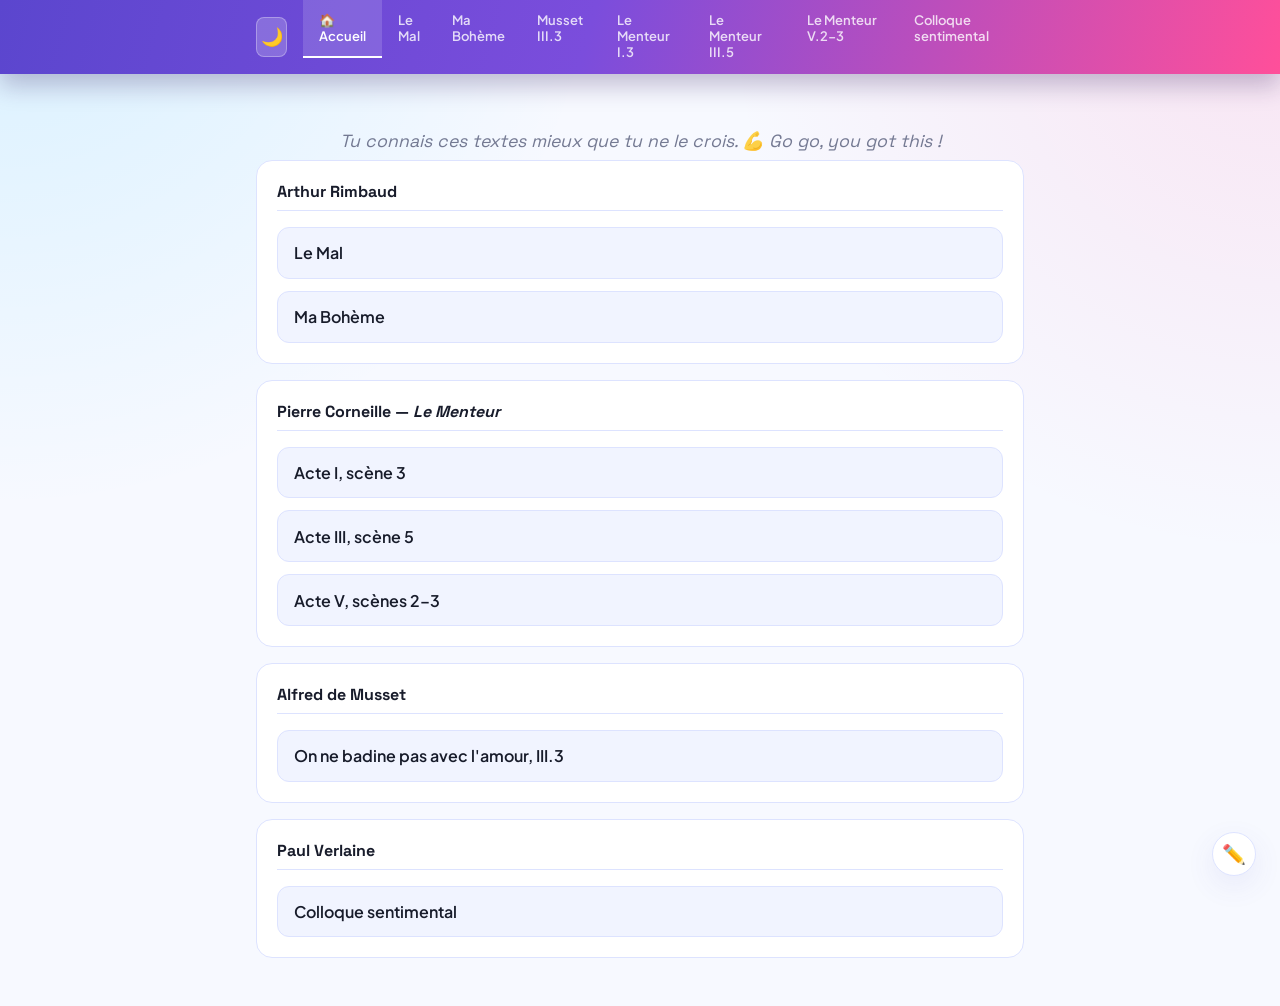
<file: index.html>
<!DOCTYPE html>
<html lang="fr">
<head>
  <meta charset="UTF-8">
  <meta name="viewport" content="width=device-width, initial-scale=1.0">
  <title>Fiches de Lecture - Accueil</title>
  <link rel="stylesheet" href="styles.css">
  <style>
    .home {
      max-width: 800px;
      margin: 0 auto;
      padding: 2rem 1rem;
    }

    .home-card {
      background: var(--bg-secondary);
      border: 1px solid var(--border-color);
      border-radius: var(--border-radius-lg, 16px);
      padding: 1.25rem;
      margin-bottom: 1rem;
    }

    .home-card h1 {
      margin-bottom: 0.4rem;
      color: var(--text-primary);
    }

    .home-card p {
      color: var(--text-secondary);
      line-height: 1.65;
    }

    .home-links {
      display: grid;
      gap: 0.75rem;
      margin-top: 1rem;
    }

    .home-link {
      display: block;
      text-decoration: none;
      background: var(--bg-tertiary);
      color: var(--text-primary);
      border: 1px solid var(--border-color);
      border-radius: 12px;
      padding: 0.9rem 1rem;
      font-weight: 600;
      transition: transform 0.15s ease, border-color 0.15s ease;
    }

    .home-link:hover {
      transform: translateY(-1px);
      border-color: var(--purple);
    }

    .home-quote {
      text-align: center;
      font-family: var(--font-display);
      font-size: 1.1rem;
      font-style: italic;
      color: var(--text-secondary);
      padding: 1.5rem 1rem 0.5rem;
      opacity: 0.85;
    }

    .home-author {
      font-family: var(--font-display);
      font-weight: 700;
      font-size: 1rem;
      color: var(--text-primary);
      margin-bottom: 0.75rem;
      padding-bottom: 0.5rem;
      border-bottom: 1px solid var(--border-color);
    }
  </style>
</head>
<body>
  <div class="global-nav">
    <div class="nav-container">
      <button class="dark-mode-toggle" id="dark-mode-btn" title="Activer le mode sombre">🌙</button>
      <ul class="nav-links"></ul>
    </div>
  </div>

  <main class="home">
    <div class="home-quote">
      Tu connais ces textes mieux que tu ne le crois. 💪 Go go, you got this !
    </div>

    <section class="home-card">
      <div class="home-author">Arthur Rimbaud</div>
      <div class="home-links">
        <a class="home-link" href="fiche_le_mal_rimbaud_v2.html">Le Mal</a>
        <a class="home-link" href="fiche_ma_boheme_rimbaud.html">Ma Bohème</a>
      </div>
    </section>

    <section class="home-card">
      <div class="home-author">Pierre Corneille — <em>Le Menteur</em></div>
      <div class="home-links">
        <a class="home-link" href="fiche_menteur_I3_v2.html">Acte I, scène 3</a>
        <a class="home-link" href="fiche_menteur_III5_v2.html">Acte III, scène 5</a>
        <a class="home-link" href="fiche_menteur_V23_v2.html">Acte V, scènes 2–3</a>
      </div>
    </section>

    <section class="home-card">
      <div class="home-author">Alfred de Musset</div>
      <div class="home-links">
        <a class="home-link" href="fiche_musset_III3_temoin_cache_v2.html">On ne badine pas avec l'amour, III.3</a>
      </div>
    </section>

    <section class="home-card">
      <div class="home-author">Paul Verlaine</div>
      <div class="home-links">
        <a class="home-link" href="colloque-sentimental-v2.html">Colloque sentimental</a>
      </div>
    </section>
  </main>

  <script src="script.js"></script>
  <script src="admin.js"></script>
</body>
</html>
</file>
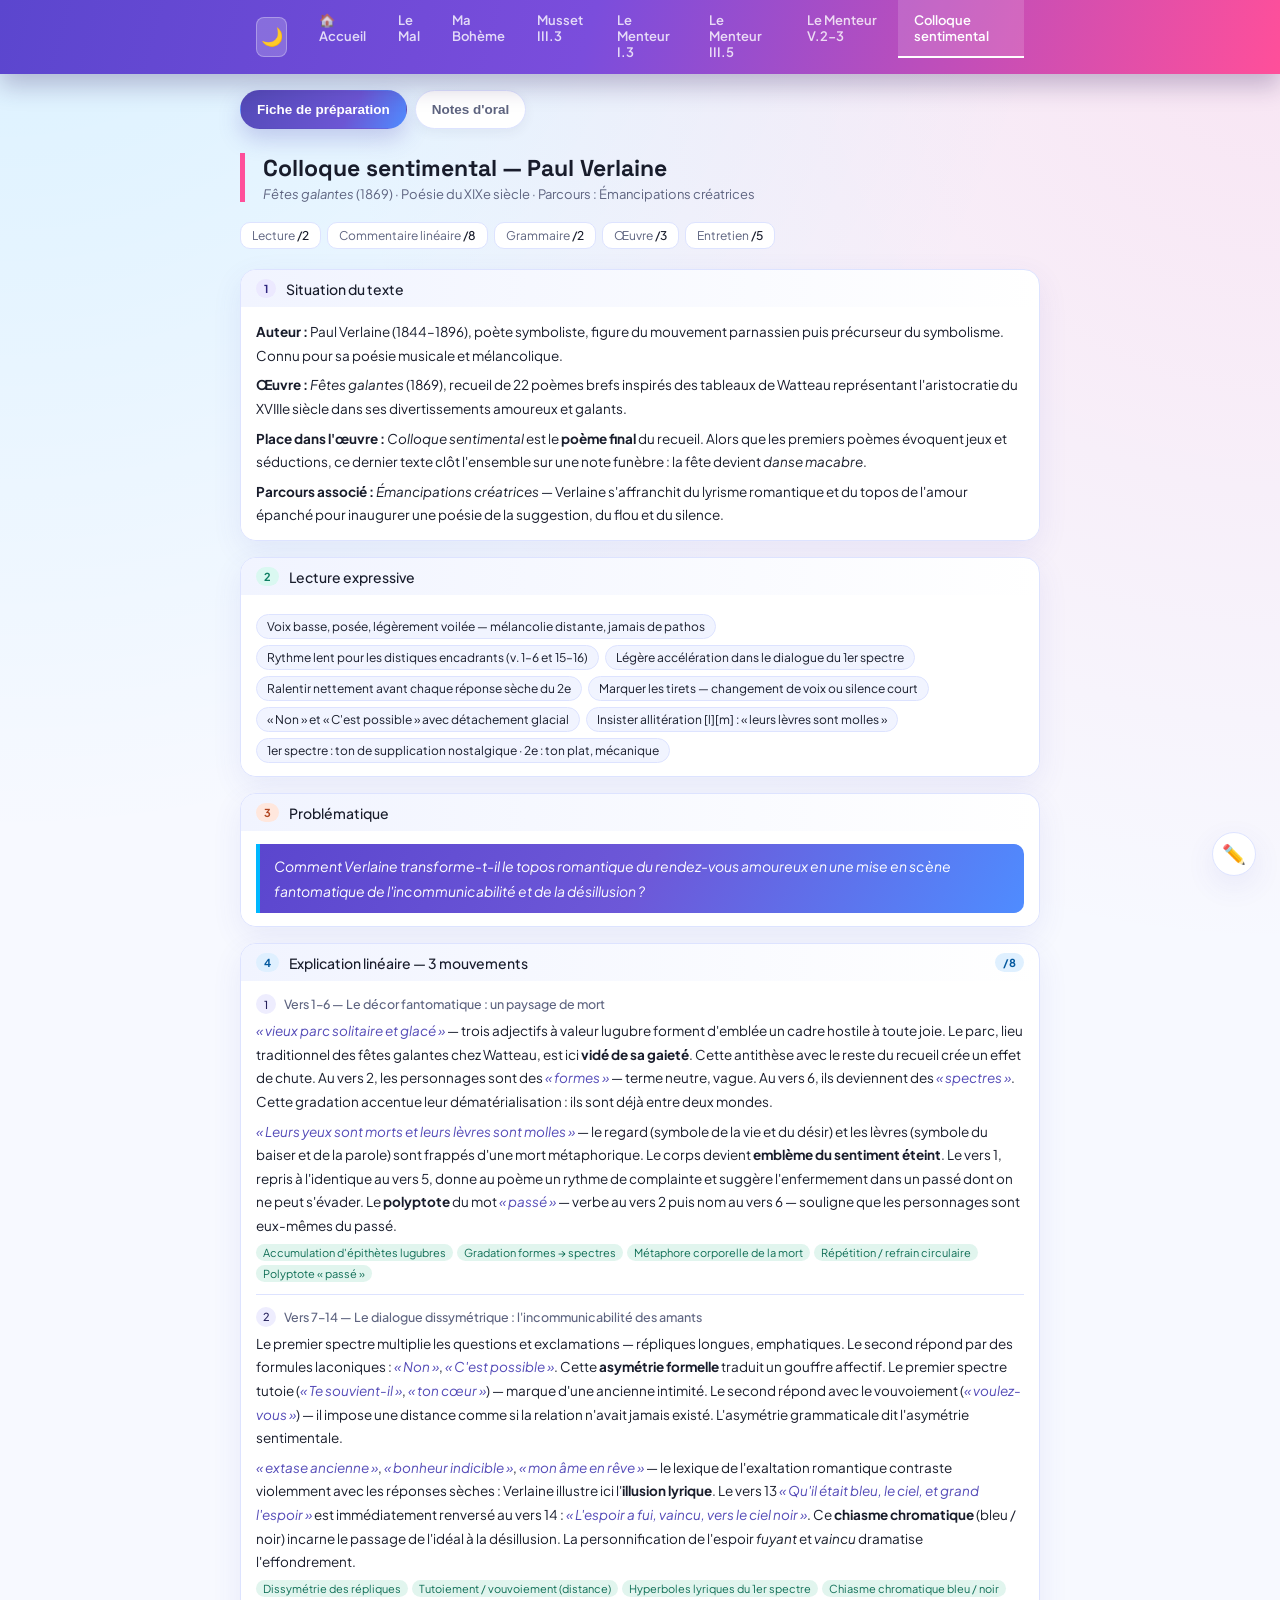
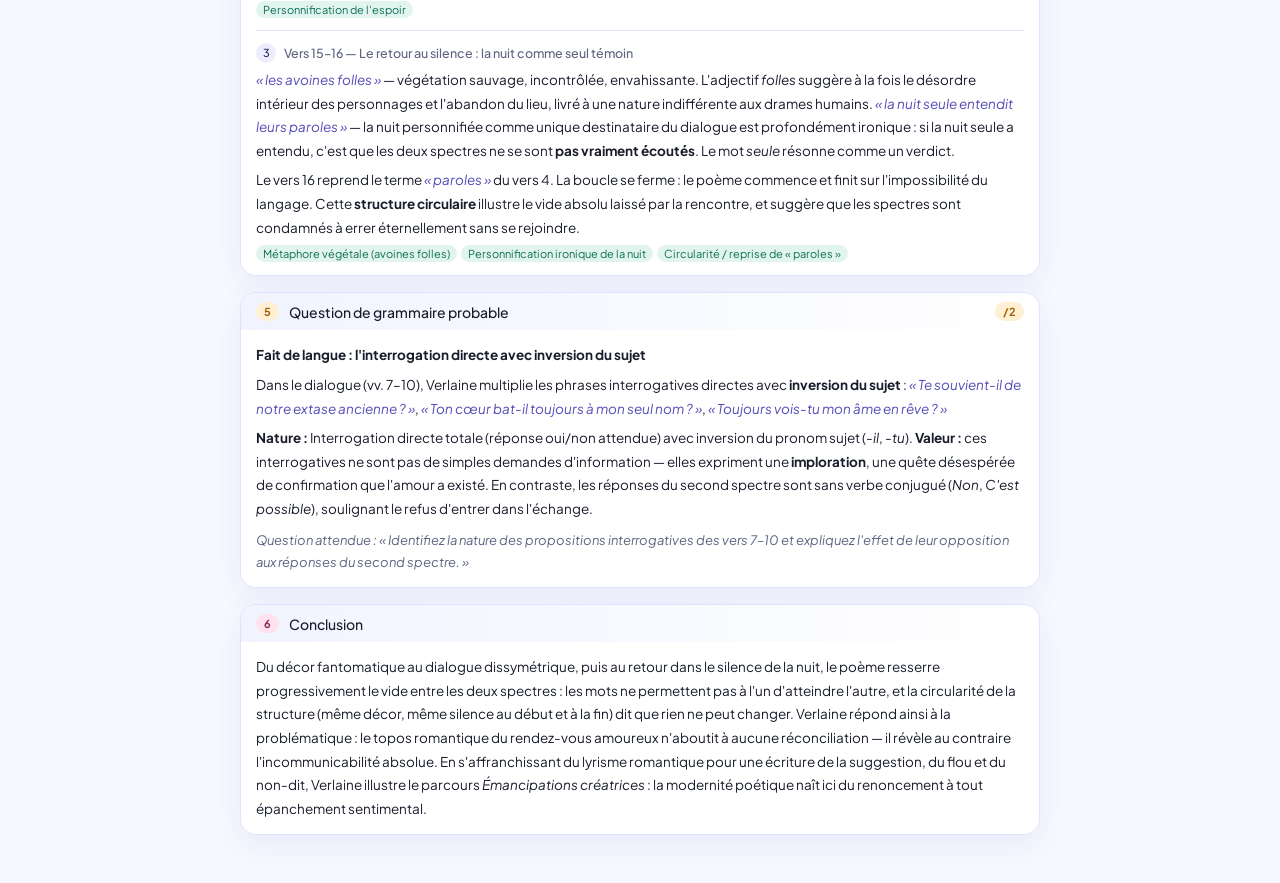
<file: colloque-sentimental-v2.html>
<!DOCTYPE html>
<html lang="fr">
<head>
  <meta charset="UTF-8">
  <meta name="viewport" content="width=device-width, initial-scale=1.0">
  <title>Fiches de Lecture</title>
  <link rel="stylesheet" href="styles.css">
</head>
<body>

<div class="global-nav">
  <div class="nav-container">
    <button class="dark-mode-toggle" id="dark-mode-btn" title="Activer le mode sombre">🌙</button>
    <ul class="nav-links"></ul>
  </div>
</div>

<div class="app">
  <div class="tabs">
    <button class="tab active" onclick="switchTab('fiche',this)">Fiche de préparation</button>
    <button class="tab" onclick="switchTab('notes',this)">Notes d'oral</button>
  </div>

  <!-- ===== PANEL FICHE ===== -->
  <div class="panel active" id="panel-fiche">

    <div class="header">
      <h1>Colloque sentimental — Paul Verlaine</h1>
      <p><em>Fêtes galantes</em> (1869) · Poésie du XIXe siècle · Parcours : Émancipations créatrices</p>
    </div>

    <div class="barème">
      <div class="pt">Lecture <span>/2</span></div>
      <div class="pt">Commentaire linéaire <span>/8</span></div>
      <div class="pt">Grammaire <span>/2</span></div>
      <div class="pt">Œuvre <span>/3</span></div>
      <div class="pt">Entretien <span>/5</span></div>
    </div>

    <div class="section">
      <div class="sec-head"><span class="badge b-purple">1</span><h2>Situation du texte</h2></div>
      <div class="sec-body">
        <p><strong>Auteur :</strong> Paul Verlaine (1844–1896), poète symboliste, figure du mouvement parnassien puis précurseur du symbolisme. Connu pour sa poésie musicale et mélancolique.</p>
        <p><strong>Œuvre :</strong> <em>Fêtes galantes</em> (1869), recueil de 22 poèmes brefs inspirés des tableaux de Watteau représentant l'aristocratie du XVIIIe siècle dans ses divertissements amoureux et galants.</p>
        <p><strong>Place dans l'œuvre :</strong> <em>Colloque sentimental</em> est le <strong>poème final</strong> du recueil. Alors que les premiers poèmes évoquent jeux et séductions, ce dernier texte clôt l'ensemble sur une note funèbre : la fête devient <em>danse macabre</em>.</p>
        <p><strong>Parcours associé :</strong> <em>Émancipations créatrices</em> — Verlaine s'affranchit du lyrisme romantique et du topos de l'amour épanché pour inaugurer une poésie de la suggestion, du flou et du silence.</p>
      </div>
    </div>

    <div class="section">
      <div class="sec-head"><span class="badge b-teal">2</span><h2>Lecture expressive</h2></div>
      <div class="sec-body">
        <div class="diction">
          <div class="diction-tag">Voix basse, posée, légèrement voilée — mélancolie distante, jamais de pathos</div>
          <div class="diction-tag">Rythme lent pour les distiques encadrants (v. 1–6 et 15–16)</div>
          <div class="diction-tag">Légère accélération dans le dialogue du 1er spectre</div>
          <div class="diction-tag">Ralentir nettement avant chaque réponse sèche du 2e</div>
          <div class="diction-tag">Marquer les tirets — changement de voix ou silence court</div>
          <div class="diction-tag">« Non » et « C'est possible » avec détachement glacial</div>
          <div class="diction-tag">Insister allitération [l][m] : « leurs lèvres sont molles »</div>
          <div class="diction-tag">1er spectre : ton de supplication nostalgique · 2e : ton plat, mécanique</div>
        </div>
      </div>
    </div>

    <div class="section">
      <div class="sec-head"><span class="badge b-coral">3</span><h2>Problématique</h2></div>
      <div class="sec-body">
        <div class="pb">Comment Verlaine transforme-t-il le topos romantique du rendez-vous amoureux en une mise en scène fantomatique de l'incommunicabilité et de la désillusion ?</div>
      </div>
    </div>

    <div class="section">
      <div class="sec-head"><span class="badge b-blue">4</span><h2>Explication linéaire — 3 mouvements</h2><span class="badge b-blue ml-auto">/8</span></div>
      <div class="sec-body">

        <div class="mouvement">
          <div class="mv-title"><div class="mv-num">1</div>Vers 1–6 — Le décor fantomatique : un paysage de mort</div>
          <p><span class="cite">« vieux parc solitaire et glacé »</span> — trois adjectifs à valeur lugubre forment d'emblée un cadre hostile à toute joie. Le parc, lieu traditionnel des fêtes galantes chez Watteau, est ici <strong>vidé de sa gaieté</strong>. Cette antithèse avec le reste du recueil crée un effet de chute. Au vers 2, les personnages sont des <span class="cite">« formes »</span> — terme neutre, vague. Au vers 6, ils deviennent des <span class="cite">« spectres »</span>. Cette gradation accentue leur dématérialisation : ils sont déjà entre deux mondes.</p>
          <p><span class="cite">« Leurs yeux sont morts et leurs lèvres sont molles »</span> — le regard (symbole de la vie et du désir) et les lèvres (symbole du baiser et de la parole) sont frappés d'une mort métaphorique. Le corps devient <strong>emblème du sentiment éteint</strong>. Le vers 1, repris à l'identique au vers 5, donne au poème un rythme de complainte et suggère l'enfermement dans un passé dont on ne peut s'évader. Le <strong>polyptote</strong> du mot <span class="cite">« passé »</span> — verbe au vers 2 puis nom au vers 6 — souligne que les personnages sont eux-mêmes du passé.</p>
          <div class="tags">
            <span class="procede">Accumulation d'épithètes lugubres</span>
            <span class="procede">Gradation formes → spectres</span>
            <span class="procede">Métaphore corporelle de la mort</span>
            <span class="procede">Répétition / refrain circulaire</span>
            <span class="procede">Polyptote « passé »</span>
          </div>
        </div>

        <div class="mouvement">
          <div class="mv-title"><div class="mv-num">2</div>Vers 7–14 — Le dialogue dissymétrique : l'incommunicabilité des amants</div>
          <p>Le premier spectre multiplie les questions et exclamations — répliques longues, emphatiques. Le second répond par des formules laconiques : <span class="cite">« Non »</span>, <span class="cite">« C'est possible »</span>. Cette <strong>asymétrie formelle</strong> traduit un gouffre affectif. Le premier spectre tutoie (<span class="cite">« Te souvient-il »</span>, <span class="cite">« ton cœur »</span>) — marque d'une ancienne intimité. Le second répond avec le vouvoiement (<span class="cite">« voulez-vous »</span>) — il impose une distance comme si la relation n'avait jamais existé. L'asymétrie grammaticale dit l'asymétrie sentimentale.</p>
          <p><span class="cite">« extase ancienne »</span>, <span class="cite">« bonheur indicible »</span>, <span class="cite">« mon âme en rêve »</span> — le lexique de l'exaltation romantique contraste violemment avec les réponses sèches : Verlaine illustre ici l'<strong>illusion lyrique</strong>. Le vers 13 <span class="cite">« Qu'il était bleu, le ciel, et grand l'espoir »</span> est immédiatement renversé au vers 14 : <span class="cite">« L'espoir a fui, vaincu, vers le ciel noir »</span>. Ce <strong>chiasme chromatique</strong> (bleu / noir) incarne le passage de l'idéal à la désillusion. La personnification de l'espoir <em>fuyant</em> et <em>vaincu</em> dramatise l'effondrement.</p>
          <div class="tags">
            <span class="procede">Dissymétrie des répliques</span>
            <span class="procede">Tutoiement / vouvoiement (distance)</span>
            <span class="procede">Hyperboles lyriques du 1er spectre</span>
            <span class="procede">Chiasme chromatique bleu / noir</span>
            <span class="procede">Personnification de l'espoir</span>
          </div>
        </div>

        <div class="mouvement">
          <div class="mv-title"><div class="mv-num">3</div>Vers 15–16 — Le retour au silence : la nuit comme seul témoin</div>
          <p><span class="cite">« les avoines folles »</span> — végétation sauvage, incontrôlée, envahissante. L'adjectif <em>folles</em> suggère à la fois le désordre intérieur des personnages et l'abandon du lieu, livré à une nature indifférente aux drames humains. <span class="cite">« la nuit seule entendit leurs paroles »</span> — la nuit personnifiée comme unique destinataire du dialogue est profondément ironique : si la nuit seule a entendu, c'est que les deux spectres ne se sont <strong>pas vraiment écoutés</strong>. Le mot <em>seule</em> résonne comme un verdict.</p>
          <p>Le vers 16 reprend le terme <span class="cite">« paroles »</span> du vers 4. La boucle se ferme : le poème commence et finit sur l'impossibilité du langage. Cette <strong>structure circulaire</strong> illustre le vide absolu laissé par la rencontre, et suggère que les spectres sont condamnés à errer éternellement sans se rejoindre.</p>
          <div class="tags">
            <span class="procede">Métaphore végétale (avoines folles)</span>
            <span class="procede">Personnification ironique de la nuit</span>
            <span class="procede">Circularité / reprise de « paroles »</span>
          </div>
        </div>

      </div>
    </div>

    <div class="section">
      <div class="sec-head"><span class="badge b-amber">5</span><h2>Question de grammaire probable</h2><span class="badge b-amber ml-auto">/2</span></div>
      <div class="sec-body">
        <p><strong>Fait de langue : l'interrogation directe avec inversion du sujet</strong></p>
        <p>Dans le dialogue (vv. 7–10), Verlaine multiplie les phrases interrogatives directes avec <strong>inversion du sujet</strong> : <span class="cite">« Te souvient-il de notre extase ancienne ? »</span>, <span class="cite">« Ton cœur bat-il toujours à mon seul nom ? »</span>, <span class="cite">« Toujours vois-tu mon âme en rêve ? »</span></p>
        <p><strong>Nature :</strong> Interrogation directe totale (réponse oui/non attendue) avec inversion du pronom sujet (<em>-il</em>, <em>-tu</em>). <strong>Valeur :</strong> ces interrogatives ne sont pas de simples demandes d'information — elles expriment une <strong>imploration</strong>, une quête désespérée de confirmation que l'amour a existé. En contraste, les réponses du second spectre sont sans verbe conjugué (<em>Non</em>, <em>C'est possible</em>), soulignant le refus d'entrer dans l'échange.</p>
        <p style="margin-top:8px;font-style:italic;color:var(--text-secondary);font-size:13px;">Question attendue : « Identifiez la nature des propositions interrogatives des vers 7–10 et expliquez l'effet de leur opposition aux réponses du second spectre. »</p>
      </div>
    </div>

    <div class="section">
      <div class="sec-head"><span class="badge b-pink">6</span><h2>Conclusion</h2></div>
      <div class="sec-body">
        <p>Du décor fantomatique au dialogue dissymétrique, puis au retour dans le silence de la nuit, le poème resserre progressivement le vide entre les deux spectres : les mots ne permettent pas à l'un d'atteindre l'autre, et la circularité de la structure (même décor, même silence au début et à la fin) dit que rien ne peut changer. Verlaine répond ainsi à la problématique : le topos romantique du rendez-vous amoureux n'aboutit à aucune réconciliation — il révèle au contraire l'incommunicabilité absolue. En s'affranchissant du lyrisme romantique pour une écriture de la suggestion, du flou et du non-dit, Verlaine illustre le parcours <em>Émancipations créatrices</em> : la modernité poétique naît ici du renoncement à tout épanchement sentimental.</p>
      </div>
    </div>

  </div>

  <!-- ===== PANEL NOTES ===== -->
  <div class="panel" id="panel-notes">
    <div class="notes-header">
      <h2>Notes d'oral — Colloque sentimental</h2>
      <button class="export-btn" onclick="exportPDF()">
        <svg width="14" height="14" viewBox="0 0 24 24" fill="none" stroke="currentColor" stroke-width="2"><path d="M21 15v4a2 2 0 0 1-2 2H5a2 2 0 0 1-2-2v-4"/><polyline points="7 10 12 15 17 10"/><line x1="12" y1="15" x2="12" y2="3"/></svg>
        Exporter en PDF
      </button>
    </div>
    <div class="notes-meta">Verlaine · <em>Fêtes galantes</em> · 1869 · Poème final · Parcours : <em>Émancipations créatrices</em></div>

    <div class="note-block nb-purple">
      <h3>Situation — 30 secondes</h3>
      <div class="note-line"><div class="bullet"></div><p>Verlaine · <span class="note-kw">Fêtes galantes</span> · 1869 · poème final du recueil</p></div>
      <div class="note-line"><div class="bullet"></div><p>Fête galante (Watteau) → <span class="note-kw">danse macabre</span> : antithèse avec le reste du recueil</p></div>
      <div class="note-line"><div class="bullet"></div><p>Parcours : <span class="note-kw">Émancipations créatrices</span> — Verlaine s'affranchit du lyrisme romantique pour une poésie de la suggestion et du silence</p></div>
    </div>

    <div class="note-block nb-coral">
      <h3>Problématique</h3>
      <div class="note-line"><div class="bullet"></div><p><em>Comment Verlaine transforme-t-il le topos du rendez-vous amoureux en mise en scène fantomatique de l'<span class="note-kw">incommunicabilité</span> ?</em></p></div>
    </div>

    <div class="note-block nb-blue">
      <h3>Mouvement 1 · v. 1–6 · Décor fantomatique</h3>
      <div class="note-line"><div class="bullet"></div><p><span class="note-cite">« vieux / solitaire / glacé »</span> → accumulation lugubre, antithèse avec la fête joyeuse</p></div>
      <div class="note-line"><div class="bullet"></div><p>Gradation <span class="note-cite">« formes »</span> → <span class="note-cite">« spectres »</span> : dématérialisation progressive</p></div>
      <div class="note-line"><div class="bullet"></div><p>Polyptote <span class="note-cite">« passé »</span> (v. 2 = verbe / v. 6 = nom) → enfermement dans le passé</p></div>
      <div class="note-line"><div class="bullet"></div><p>Répétition v. 1 = v. 5 → refrain circulaire, impossibilité d'échapper</p></div>
    </div>

    <div class="note-block nb-amber">
      <h3>Mouvement 2 · v. 7–14 · Dialogue dissymétrique</h3>
      <div class="note-line"><div class="bullet"></div><p>Tutoiement (1er spectre) ≠ vouvoiement (2e) → <span class="note-kw">asymétrie grammaticale = asymétrie sentimentale</span></p></div>
      <div class="note-line"><div class="bullet"></div><p>Hyperboles : <span class="note-cite">« extase »</span>, <span class="note-cite">« bonheur indicible »</span> ≠ <span class="note-cite">« Non »</span>, <span class="note-cite">« C'est possible »</span></p></div>
      <div class="note-line"><div class="bullet"></div><p>Chiasme chromatique : <span class="note-cite">« ciel bleu »</span> → <span class="note-cite">« ciel noir »</span></p></div>
      <div class="note-line"><div class="bullet"></div><p>Personnification : <span class="note-cite">« L'espoir a fui, vaincu »</span> → désillusion totale</p></div>
      <div class="note-line"><div class="bullet"></div><p class="note-it">⚠ GRAMMAIRE ici : interrogation directe avec inversion du sujet → valeur d'imploration</p></div>
    </div>

    <div class="note-block nb-pink">
      <h3>Mouvement 3 · v. 15–16 · Retour au silence</h3>
      <div class="note-line"><div class="bullet"></div><p><span class="note-cite">« avoines folles »</span> → désordre, abandon de la nature · indifférence aux drames humains</p></div>
      <div class="note-line"><div class="bullet"></div><p>Personnification ironique de la nuit → <span class="note-kw">ils ne se sont pas écoutés</span></p></div>
      <div class="note-line"><div class="bullet"></div><p>Reprise de <span class="note-cite">« paroles »</span> (v. 4 → v. 16) → circularité = vide absolu, errance éternelle</p></div>
    </div>

    <div class="note-block nb-teal">
      <h3>Grammaire — interrogation directe</h3>
      <div class="note-line"><div class="bullet"></div><p>Nature : interrogative directe totale avec inversion du sujet (<span class="note-cite">bat-il</span>, <span class="note-cite">vois-tu</span>)</p></div>
      <div class="note-line"><div class="bullet"></div><p>Valeur : <span class="note-kw">imploration</span>, quête de confirmation que l'amour a existé</p></div>
      <div class="note-line"><div class="bullet"></div><p>Opposition : réponses sans verbe conjugué (Non, C'est possible) → refus d'entrer dans l'échange</p></div>
    </div>

    <div class="note-block nb-purple">
      <h3>Conclusion — à dire en 1 min</h3>
      <div class="note-line"><div class="bullet"></div><p>Progression : décor de mort → dialogue dissymétrique → silence final → le vide se resserre à chaque mouvement</p></div>
      <div class="note-line"><div class="bullet"></div><p>Réponse à la pb : le rendez-vous romantique révèle l'<span class="note-kw">incommunicabilité absolue</span> — les mots n'atteignent pas l'autre</p></div>
      <div class="note-line"><div class="bullet"></div><p><span class="note-kw">Émancipations créatrices</span> : Verlaine s'affranchit du lyrisme romantique → poésie de la suggestion, du flou, du non-dit</p></div>
    </div>

  </div>
</div>

<script src="script.js"></script>
<script src="admin.js"></script>
</body>
</html>
</file>
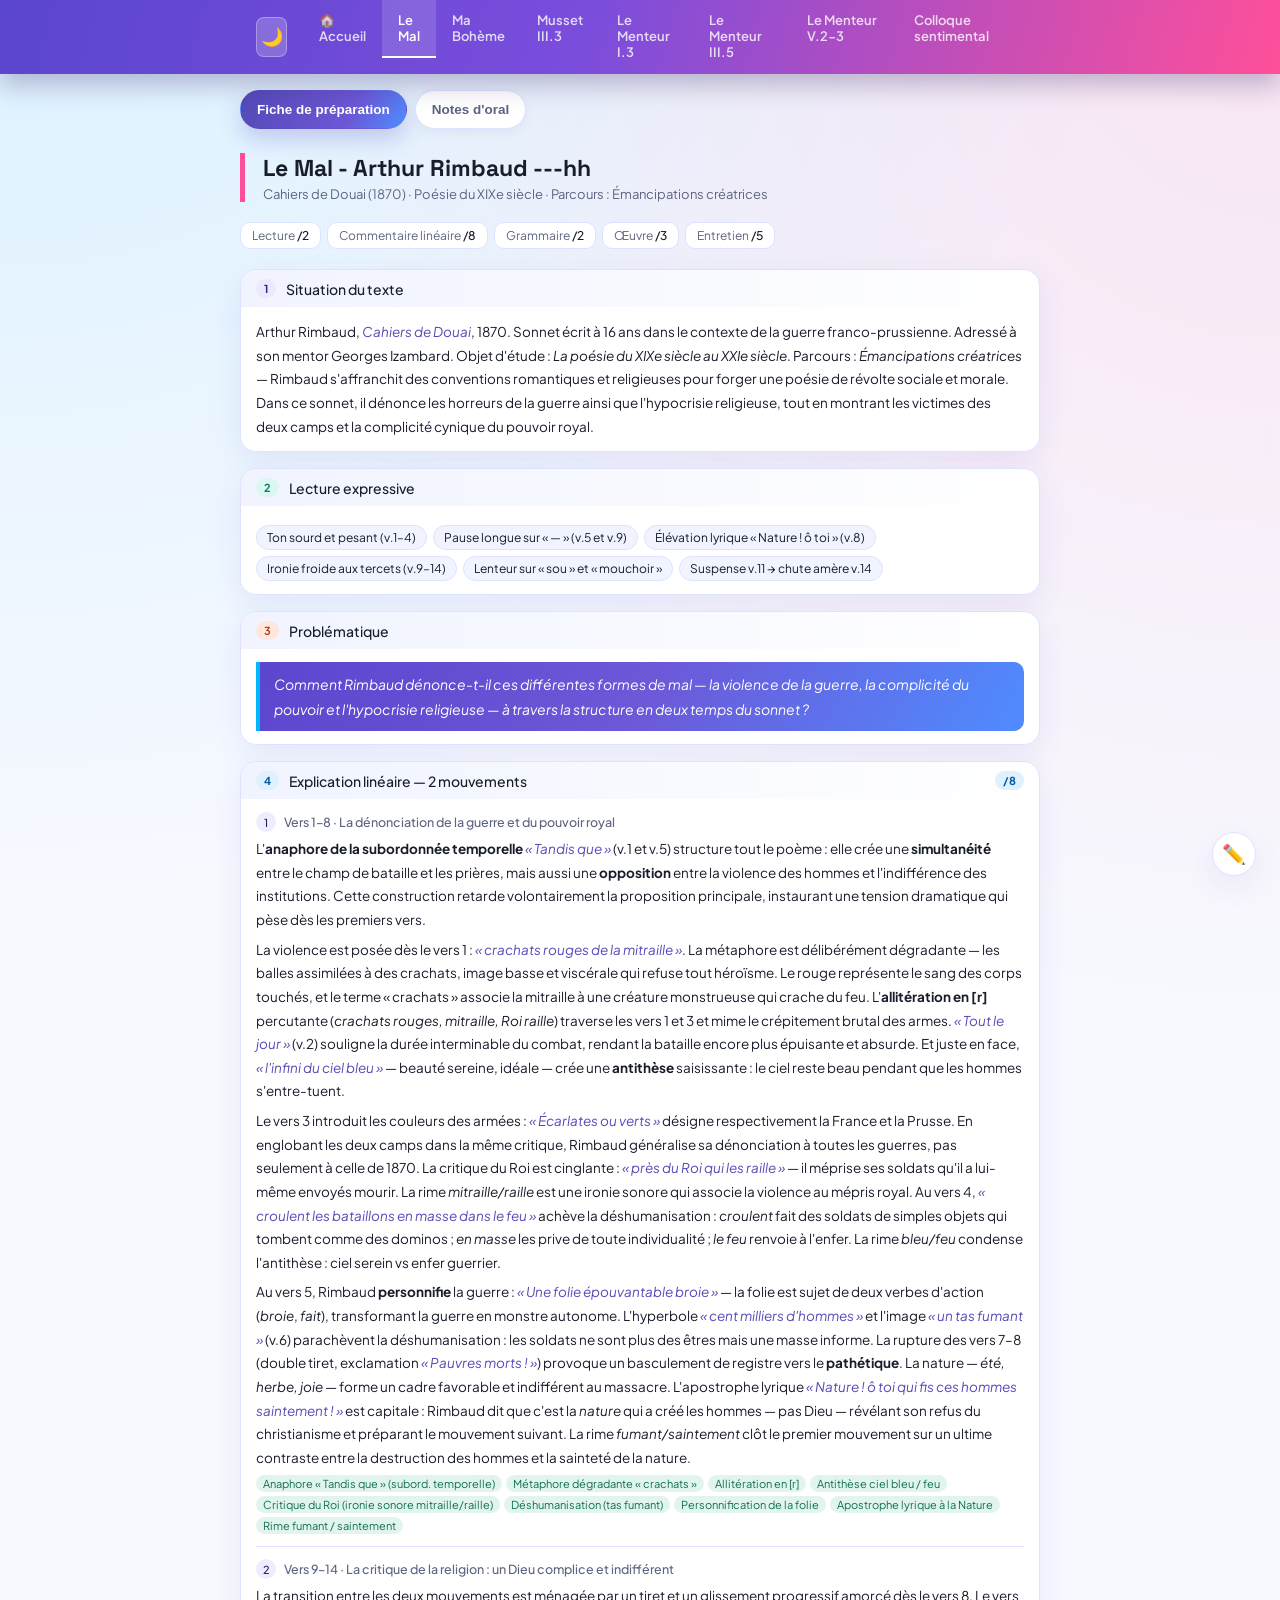
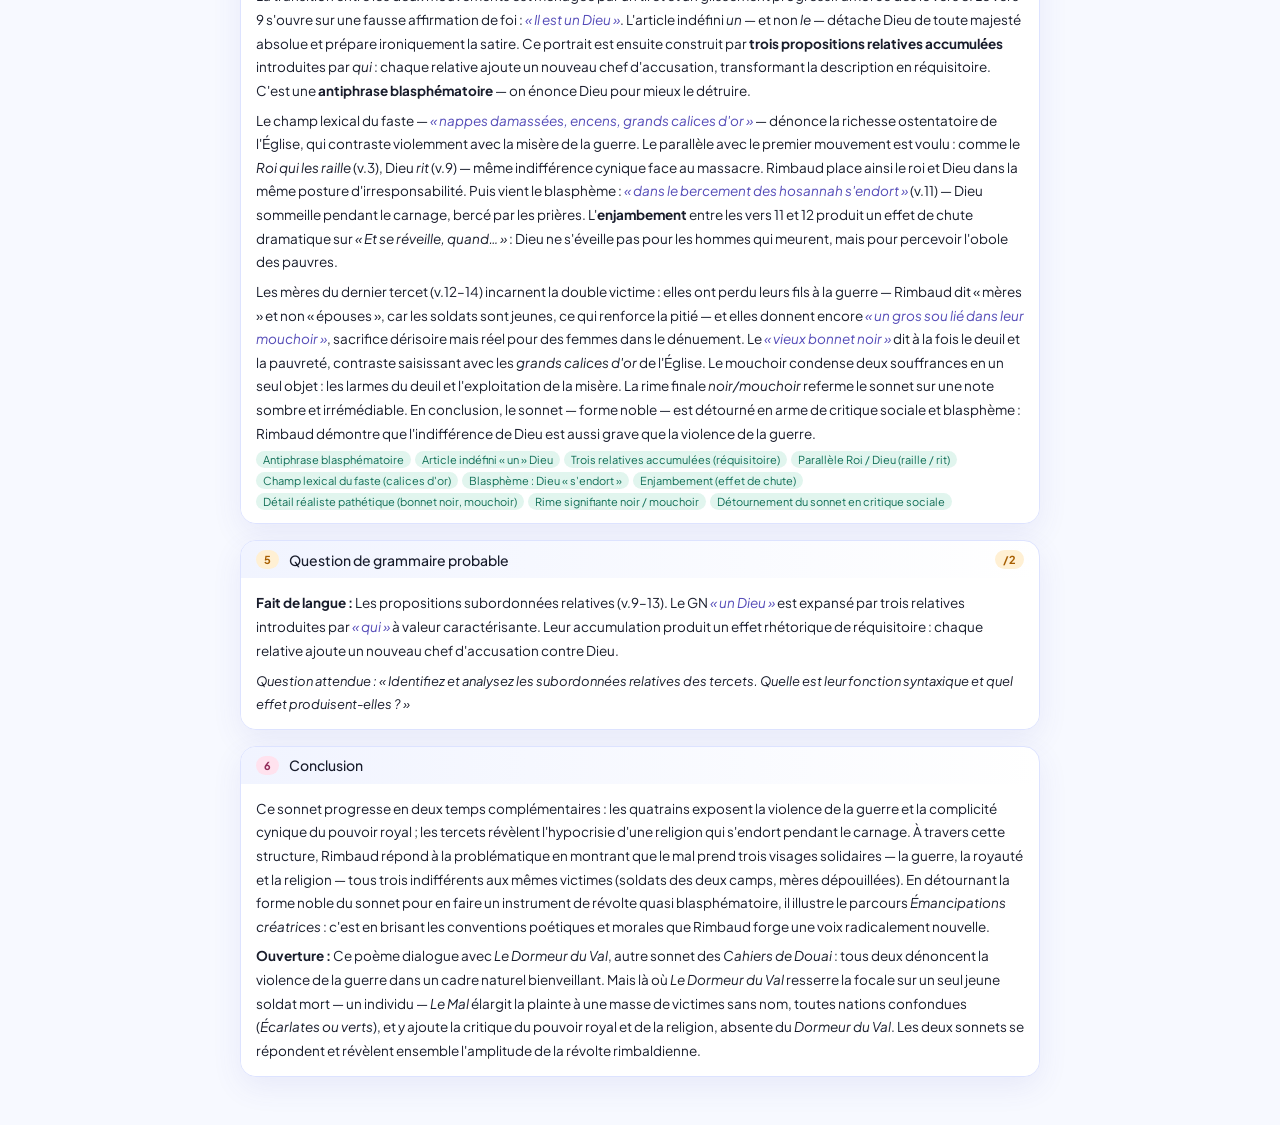
<file: fiche_le_mal_rimbaud_v2.html>
<!DOCTYPE html>
<html lang="fr"><head>
  <meta charset="UTF-8">
  <meta name="viewport" content="width=device-width, initial-scale=1.0">
  <title>Fiches de Lecture</title>
  <link rel="stylesheet" href="styles.css">
</head>
<body cz-shortcut-listen="true">

<div class="global-nav">
  <div class="nav-container">
    <button class="dark-mode-toggle" id="dark-mode-btn" title="Activer le mode sombre">🌙</button>
    <ul class="nav-links"><li><a href="index.html">🏠 Accueil</a></li><li><a href="fiche_le_mal_rimbaud_v2.html" class="active">Le Mal</a></li><li><a href="fiche_ma_boheme_rimbaud.html">Ma Bohème</a></li><li><a href="fiche_musset_III3_temoin_cache_v2.html">Musset III.3</a></li><li><a href="fiche_menteur_I3_v2.html">Le Menteur I.3</a></li><li><a href="fiche_menteur_III5_v2.html">Le Menteur III.5</a></li><li><a href="fiche_menteur_V23_v2.html">Le Menteur V.2-3</a></li><li><a href="colloque-sentimental-v2.html">Colloque sentimental</a></li></ul>
  </div>
</div>

<div class="app">
  <div class="tabs">
    <button class="tab active" onclick="switchTab('fiche',this)">Fiche de préparation</button>
    <button class="tab" onclick="switchTab('notes',this)">Notes d'oral</button>
  </div>

  <!-- ===== PANEL FICHE ===== -->
  <div class="panel active" id="panel-fiche">
    <div class="header">
      <h1 class="">Le Mal - Arthur Rimbaud ---hh</h1>
      <p class="">Cahiers de Douai (1870) · Poésie du XIXe siècle · Parcours : Émancipations créatrices</p>
    </div>
    <div class="barème">
      <div class="pt">Lecture <span>/2</span></div>
      <div class="pt">Commentaire linéaire <span>/8</span></div>
      <div class="pt">Grammaire <span>/2</span></div>
      <div class="pt">Œuvre <span>/3</span></div>
      <div class="pt">Entretien <span>/5</span></div>
    </div>

    <div class="section">
      <div class="sec-head"><span class="badge b-purple">1</span><h2>Situation du texte</h2></div>
      <div class="sec-body">
        <p>Arthur Rimbaud, <span class="cite">Cahiers de Douai</span>, 1870. Sonnet écrit à 16 ans dans le contexte de la guerre franco-prussienne. Adressé à son mentor Georges Izambard. Objet d'étude : <em>La poésie du XIXe siècle au XXIe siècle</em>. Parcours : <em>Émancipations créatrices</em> — Rimbaud s'affranchit des conventions romantiques et religieuses pour forger une poésie de révolte sociale et morale. Dans ce sonnet, il dénonce les horreurs de la guerre ainsi que l'hypocrisie religieuse, tout en montrant les victimes des deux camps et la complicité cynique du pouvoir royal.</p>
      </div>
    </div>

    <div class="section">
      <div class="sec-head"><span class="badge b-teal">2</span><h2>Lecture expressive</h2></div>
      <div class="sec-body">
        <div class="diction">
          <div class="diction-tag">Ton sourd et pesant (v.1–4)</div>
          <div class="diction-tag">Pause longue sur « — » (v.5 et v.9)</div>
          <div class="diction-tag">Élévation lyrique « Nature ! ô toi » (v.8)</div>
          <div class="diction-tag">Ironie froide aux tercets (v.9–14)</div>
          <div class="diction-tag">Lenteur sur « sou » et « mouchoir »</div>
          <div class="diction-tag">Suspense v.11 → chute amère v.14</div>
        </div>
      </div>
    </div>

    <div class="section">
      <div class="sec-head"><span class="badge b-coral">3</span><h2>Problématique</h2></div>
      <div class="sec-body">
        <div class="pb">Comment Rimbaud dénonce-t-il ces différentes formes de mal — la violence de la guerre, la complicité du pouvoir et l'hypocrisie religieuse — à travers la structure en deux temps du sonnet ?</div>
      </div>
    </div>

    <div class="section">
      <div class="sec-head"><span class="badge b-blue">4</span><h2>Explication linéaire — 2 mouvements</h2><span class="badge b-blue ml-auto">/8</span></div>
      <div class="sec-body">
        <div class="mouvement">
          <div class="mv-title"><div class="mv-num">1</div>Vers 1–8 · La dénonciation de la guerre et du pouvoir royal</div>
          <p>L'<strong>anaphore de la subordonnée temporelle</strong> <span class="cite">« Tandis que »</span> (v.1 et v.5) structure tout le poème : elle crée une <strong>simultanéité</strong> entre le champ de bataille et les prières, mais aussi une <strong>opposition</strong> entre la violence des hommes et l'indifférence des institutions. Cette construction retarde volontairement la proposition principale, instaurant une tension dramatique qui pèse dès les premiers vers.</p>
          <p>La violence est posée dès le vers 1 : <span class="cite">« crachats rouges de la mitraille »</span>. La métaphore est délibérément dégradante — les balles assimilées à des crachats, image basse et viscérale qui refuse tout héroïsme. Le rouge représente le sang des corps touchés, et le terme « crachats » associe la mitraille à une créature monstrueuse qui crache du feu. L'<strong>allitération en [r]</strong> percutante (<em>crachats rouges, mitraille, Roi raille</em>) traverse les vers 1 et 3 et mime le crépitement brutal des armes. <span class="cite">« Tout le jour »</span> (v.2) souligne la durée interminable du combat, rendant la bataille encore plus épuisante et absurde. Et juste en face, <span class="cite">« l'infini du ciel bleu »</span> — beauté sereine, idéale — crée une <strong>antithèse</strong> saisissante : le ciel reste beau pendant que les hommes s'entre-tuent.</p>
          <p>Le vers 3 introduit les couleurs des armées : <span class="cite">« Écarlates ou verts »</span> désigne respectivement la France et la Prusse. En englobant les deux camps dans la même critique, Rimbaud généralise sa dénonciation à toutes les guerres, pas seulement à celle de 1870. La critique du Roi est cinglante : <span class="cite">« près du Roi qui les raille »</span> — il méprise ses soldats qu'il a lui-même envoyés mourir. La rime <em>mitraille/raille</em> est une ironie sonore qui associe la violence au mépris royal. Au vers 4, <span class="cite">« croulent les bataillons en masse dans le feu »</span> achève la déshumanisation : <em>croulent</em> fait des soldats de simples objets qui tombent comme des dominos ; <em>en masse</em> les prive de toute individualité ; <em>le feu</em> renvoie à l'enfer. La rime <em>bleu/feu</em> condense l'antithèse : ciel serein vs enfer guerrier.</p>
          <p>Au vers 5, Rimbaud <strong>personnifie</strong> la guerre : <span class="cite">« Une folie épouvantable broie »</span> — la folie est sujet de deux verbes d'action (<em>broie</em>, <em>fait</em>), transformant la guerre en monstre autonome. L'hyperbole <span class="cite">« cent milliers d'hommes »</span> et l'image <span class="cite">« un tas fumant »</span> (v.6) parachèvent la déshumanisation : les soldats ne sont plus des êtres mais une masse informe. La rupture des vers 7–8 (double tiret, exclamation <span class="cite">« Pauvres morts ! »</span>) provoque un basculement de registre vers le <strong>pathétique</strong>. La nature — <em>été, herbe, joie</em> — forme un cadre favorable et indifférent au massacre. L'apostrophe lyrique <span class="cite">« Nature ! ô toi qui fis ces hommes saintement ! »</span> est capitale : Rimbaud dit que c'est la <em>nature</em> qui a créé les hommes — pas Dieu — révélant son refus du christianisme et préparant le mouvement suivant. La rime <em>fumant/saintement</em> clôt le premier mouvement sur un ultime contraste entre la destruction des hommes et la sainteté de la nature.</p>
          <div class="tags">
            <span class="procede">Anaphore « Tandis que » (subord. temporelle)</span>
            <span class="procede">Métaphore dégradante « crachats »</span>
            <span class="procede">Allitération en [r]</span>
            <span class="procede">Antithèse ciel bleu / feu</span>
            <span class="procede">Critique du Roi (ironie sonore mitraille/raille)</span>
            <span class="procede">Déshumanisation (tas fumant)</span>
            <span class="procede">Personnification de la folie</span>
            <span class="procede">Apostrophe lyrique à la Nature</span>
            <span class="procede">Rime fumant / saintement</span>
          </div>
        </div>
        <div class="mouvement">
          <div class="mv-title"><div class="mv-num">2</div>Vers 9–14 · La critique de la religion : un Dieu complice et indifférent</div>
          <p>La transition entre les deux mouvements est ménagée par un tiret et un glissement progressif amorcé dès le vers 8. Le vers 9 s'ouvre sur une fausse affirmation de foi : <span class="cite">« Il est un Dieu »</span>. L'article indéfini <em>un</em> — et non <em>le</em> — détache Dieu de toute majesté absolue et prépare ironiquement la satire. Ce portrait est ensuite construit par <strong>trois propositions relatives accumulées</strong> introduites par <em>qui</em> : chaque relative ajoute un nouveau chef d'accusation, transformant la description en réquisitoire. C'est une <strong>antiphrase blasphématoire</strong> — on énonce Dieu pour mieux le détruire.</p>
          <p>Le champ lexical du faste — <span class="cite">« nappes damassées, encens, grands calices d'or »</span> — dénonce la richesse ostentatoire de l'Église, qui contraste violemment avec la misère de la guerre. Le parallèle avec le premier mouvement est voulu : comme le <em>Roi qui les raille</em> (v.3), Dieu <em>rit</em> (v.9) — même indifférence cynique face au massacre. Rimbaud place ainsi le roi et Dieu dans la même posture d'irresponsabilité. Puis vient le blasphème : <span class="cite">« dans le bercement des hosannah s'endort »</span> (v.11) — Dieu sommeille pendant le carnage, bercé par les prières. L'<strong>enjambement</strong> entre les vers 11 et 12 produit un effet de chute dramatique sur <em>« Et se réveille, quand… »</em> : Dieu ne s'éveille pas pour les hommes qui meurent, mais pour percevoir l'obole des pauvres.</p>
          <p>Les mères du dernier tercet (v.12–14) incarnent la double victime : elles ont perdu leurs fils à la guerre — Rimbaud dit « mères » et non « épouses », car les soldats sont jeunes, ce qui renforce la pitié — et elles donnent encore <span class="cite">« un gros sou lié dans leur mouchoir »</span>, sacrifice dérisoire mais réel pour des femmes dans le dénuement. Le <span class="cite">« vieux bonnet noir »</span> dit à la fois le deuil et la pauvreté, contraste saisissant avec les <em>grands calices d'or</em> de l'Église. Le mouchoir condense deux souffrances en un seul objet : les larmes du deuil et l'exploitation de la misère. La rime finale <em>noir/mouchoir</em> referme le sonnet sur une note sombre et irrémédiable. En conclusion, le sonnet — forme noble — est détourné en arme de critique sociale et blasphème : Rimbaud démontre que l'indifférence de Dieu est aussi grave que la violence de la guerre.</p>
          <div class="tags">
            <span class="procede">Antiphrase blasphématoire</span>
            <span class="procede">Article indéfini « un » Dieu</span>
            <span class="procede">Trois relatives accumulées (réquisitoire)</span>
            <span class="procede">Parallèle Roi / Dieu (raille / rit)</span>
            <span class="procede">Champ lexical du faste (calices d'or)</span>
            <span class="procede">Blasphème : Dieu « s'endort »</span>
            <span class="procede">Enjambement (effet de chute)</span>
            <span class="procede">Détail réaliste pathétique (bonnet noir, mouchoir)</span>
            <span class="procede">Rime signifiante noir / mouchoir</span>
            <span class="procede">Détournement du sonnet en critique sociale</span>
          </div>
        </div>
      </div>
    </div>

    <div class="section">
      <div class="sec-head"><span class="badge b-amber">5</span><h2>Question de grammaire probable</h2><span class="badge b-amber ml-auto">/2</span></div>
      <div class="sec-body">
        <p><strong>Fait de langue :</strong> Les propositions subordonnées relatives (v.9–13). Le GN <span class="cite">« un Dieu »</span> est expansé par trois relatives introduites par <span class="cite">« qui »</span> à valeur caractérisante. Leur accumulation produit un effet rhétorique de réquisitoire : chaque relative ajoute un nouveau chef d'accusation contre Dieu.</p>
        <p style="margin-top:8px;font-style:italic;color:var(--color-text-secondary);font-size:13px;">Question attendue : « Identifiez et analysez les subordonnées relatives des tercets. Quelle est leur fonction syntaxique et quel effet produisent-elles ? »</p>
      </div>
    </div>

    <div class="section">
      <div class="sec-head"><span class="badge b-pink">6</span><h2>Conclusion</h2></div>
      <div class="sec-body">
        <p>Ce sonnet progresse en deux temps complémentaires : les quatrains exposent la violence de la guerre et la complicité cynique du pouvoir royal ; les tercets révèlent l'hypocrisie d'une religion qui s'endort pendant le carnage. À travers cette structure, Rimbaud répond à la problématique en montrant que le mal prend trois visages solidaires — la guerre, la royauté et la religion — tous trois indifférents aux mêmes victimes (soldats des deux camps, mères dépouillées). En détournant la forme noble du sonnet pour en faire un instrument de révolte quasi blasphématoire, il illustre le parcours <em>Émancipations créatrices</em> : c'est en brisant les conventions poétiques et morales que Rimbaud forge une voix radicalement nouvelle.</p>
        <p><strong>Ouverture :</strong> Ce poème dialogue avec <em>Le Dormeur du Val</em>, autre sonnet des <em>Cahiers de Douai</em> : tous deux dénoncent la violence de la guerre dans un cadre naturel bienveillant. Mais là où <em>Le Dormeur du Val</em> resserre la focale sur un seul jeune soldat mort — un individu — <em>Le Mal</em> élargit la plainte à une masse de victimes sans nom, toutes nations confondues (<em>Écarlates ou verts</em>), et y ajoute la critique du pouvoir royal et de la religion, absente du <em>Dormeur du Val</em>. Les deux sonnets se répondent et révèlent ensemble l'amplitude de la révolte rimbaldienne.</p>
      </div>
    </div>
  </div>

  <!-- ===== PANEL NOTES ===== -->
  <div class="panel" id="panel-notes">
    <div class="notes-header">
      <h2>Notes d'oral — Le Mal</h2>
      <button class="export-btn" onclick="exportPDF()">
        <svg width="14" height="14" viewBox="0 0 24 24" fill="none" stroke="currentColor" stroke-width="2"><path d="M21 15v4a2 2 0 0 1-2 2H5a2 2 0 0 1-2-2v-4"></path><polyline points="7 10 12 15 17 10"></polyline><line x1="12" y1="15" x2="12" y2="3"></line></svg>
        Exporter en PDF
      </button>
    </div>
    <div class="notes-meta">Rimbaud · <em>Cahiers de Douai</em> · 1870 · 14 vers · Sonnet · Guerre + Religion</div>

    <div class="note-block nb-purple">
      <h3>Situation — à dire en 30 sec</h3>
      <div class="note-line"><div class="bullet"></div><p>Rimbaud, <strong>16 ans</strong>, automne 1870 → guerre franco-prussienne en toile de fond</p></div>
      <div class="note-line"><div class="bullet"></div><p>Sonnet adressé à <span class="note-kw">Izambard</span>, son prof de lettres → déjà une posture de révolte</p></div>
      <div class="note-line"><div class="bullet"></div><p>Parcours <span class="note-kw">Émancipations créatrices</span> → Rimbaud s'affranchit du romantisme ET de la religion</p></div>
    </div>

    <div class="note-block nb-teal">
      <h3>Mouvement 1 · v.1–8 · La guerre et le pouvoir</h3>
      <div class="note-line"><div class="bullet"></div><p><span class="note-kw">Anaphore « Tandis que »</span> (v.1 et v.5) → simultanéité + tension, retarde la prop. principale</p></div>
      <div class="note-line"><div class="bullet"></div><p><span class="note-cite">« crachats rouges »</span> → métaphore basse, refus de l'héroïsme guerrier</p></div>
      <div class="note-line"><div class="bullet"></div><p>Allitération en [r] → crépitement des armes</p></div>
      <div class="note-line"><div class="bullet"></div><p><span class="note-cite">« Écarlates ou verts »</span> = France et Prusse → dénonciation universelle de la guerre</p></div>
      <div class="note-line"><div class="bullet"></div><p><span class="note-cite">« Roi qui les raille »</span> → mépris du pouvoir ; rime <em>mitraille/raille</em> = ironie sonore</p></div>
      <div class="note-line"><div class="bullet"></div><p><span class="note-cite">« tas fumant »</span> → déshumanisation totale ; <span class="note-cite">« folie épouvantable »</span> personnifie la guerre</p></div>
      <div class="note-line"><div class="bullet"></div><p><span class="note-cite">« Nature ! ô toi »</span> → apostrophe : c'est la nature qui a créé les hommes, pas Dieu → prépare les tercets</p></div>
      <div class="note-line"><div class="bullet"></div><p>Rime <span class="note-cite">fumant / saintement</span> → destruction des hommes vs sainteté de la nature</p></div>
      <div class="note-line"><div class="bullet"></div><p class="note-it">⚠ « Tandis que » = subordonnée temporelle → tension qui retarde le sujet principal</p></div>
    </div>

    <div class="note-block nb-coral">
      <h3>Mouvement 2 · v.9–14 · Dieu complice et indifférent</h3>
      <div class="note-line"><div class="bullet"></div><p><span class="note-cite">« Il est un Dieu »</span> → antiphrase blasphématoire ; article <em>un</em> (pas <em>le</em>) détrone Dieu</p></div>
      <div class="note-line"><div class="bullet"></div><p>3 relatives en <em>qui</em> → portrait progressif = réquisitoire contre Dieu</p></div>
      <div class="note-line"><div class="bullet"></div><p>Parallèle <span class="note-kw">Roi rit / Dieu rit</span> → même indifférence cynique face au massacre</p></div>
      <div class="note-line"><div class="bullet"></div><p>Faste : <span class="note-cite">nappes, encens, calices d'or</span> → richesse de l'Église ≠ misère des soldats</p></div>
      <div class="note-line"><div class="bullet"></div><p><span class="note-cite">« s'endort »</span> dans les hosannah → blasphème : Dieu absent, bercé par les prières</p></div>
      <div class="note-line"><div class="bullet"></div><p>« mères » (pas épouses) → soldats <em>jeunes</em> → renforce la pitié</p></div>
      <div class="note-line"><div class="bullet"></div><p><span class="note-cite">« gros sou lié dans leur mouchoir »</span> → mouchoir = deuil + exploitation en un seul objet</p></div>
      <div class="note-line"><div class="bullet"></div><p>Rime <span class="note-cite">noir / mouchoir</span> → clôture sombre ; bonnet noir ≠ calices d'or</p></div>
      <div class="note-line"><div class="bullet"></div><p class="note-it">⚠ GRAMMAIRE : identifier les 3 relatives, antécédent « un Dieu », valeur caractérisante = réquisitoire</p></div>
    </div>

    <div class="note-block nb-pink">
      <h3>Conclusion — à dire en 1 min</h3>
      <div class="note-line"><div class="bullet"></div><p>Progression : quatrains = violence guerre + pouvoir → tercets = hypocrisie religieuse → deux temps = deux visages du mal</p></div>
      <div class="note-line"><div class="bullet"></div><p>Réponse à la pb : le mal prend trois visages solidaires (guerre, royauté, religion) → toujours indifférents aux mêmes victimes</p></div>
      <div class="note-line"><div class="bullet"></div><p><span class="note-kw">Émancipations créatrices</span> : sonnet noble → arme de révolte quasi blasphématoire → briser les conventions = forger une voix radicale</p></div>
      <div class="note-line"><div class="bullet"></div><p><span class="note-kw">Ouverture — Dormeur du Val</span> : deux sonnets, deux visions de la guerre · Dormeur du Val = 1 soldat individuel · Le Mal = masse de victimes + critique du pouvoir et de la religion</p></div>
    </div>

  </div>
</div>


<script src="script.js"></script>
<script src="admin.js"></script>




</body></html>
</file>
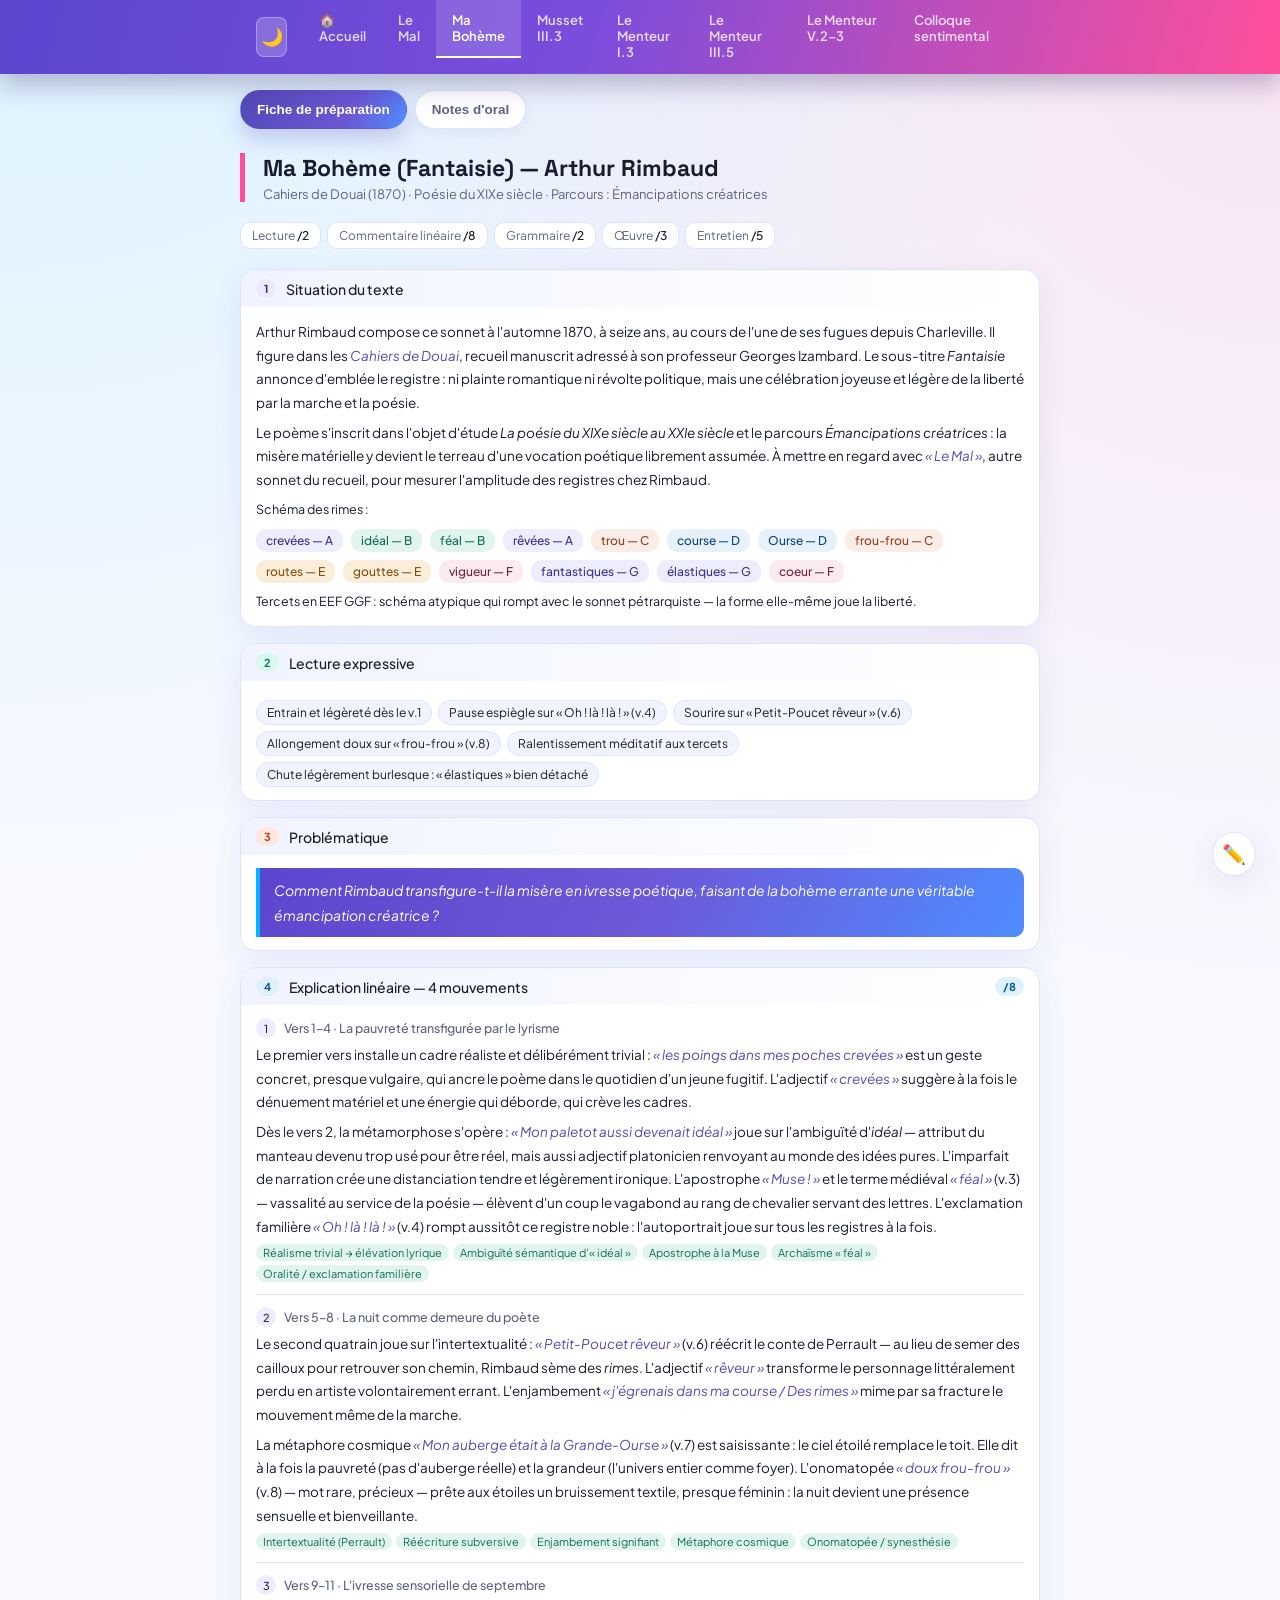
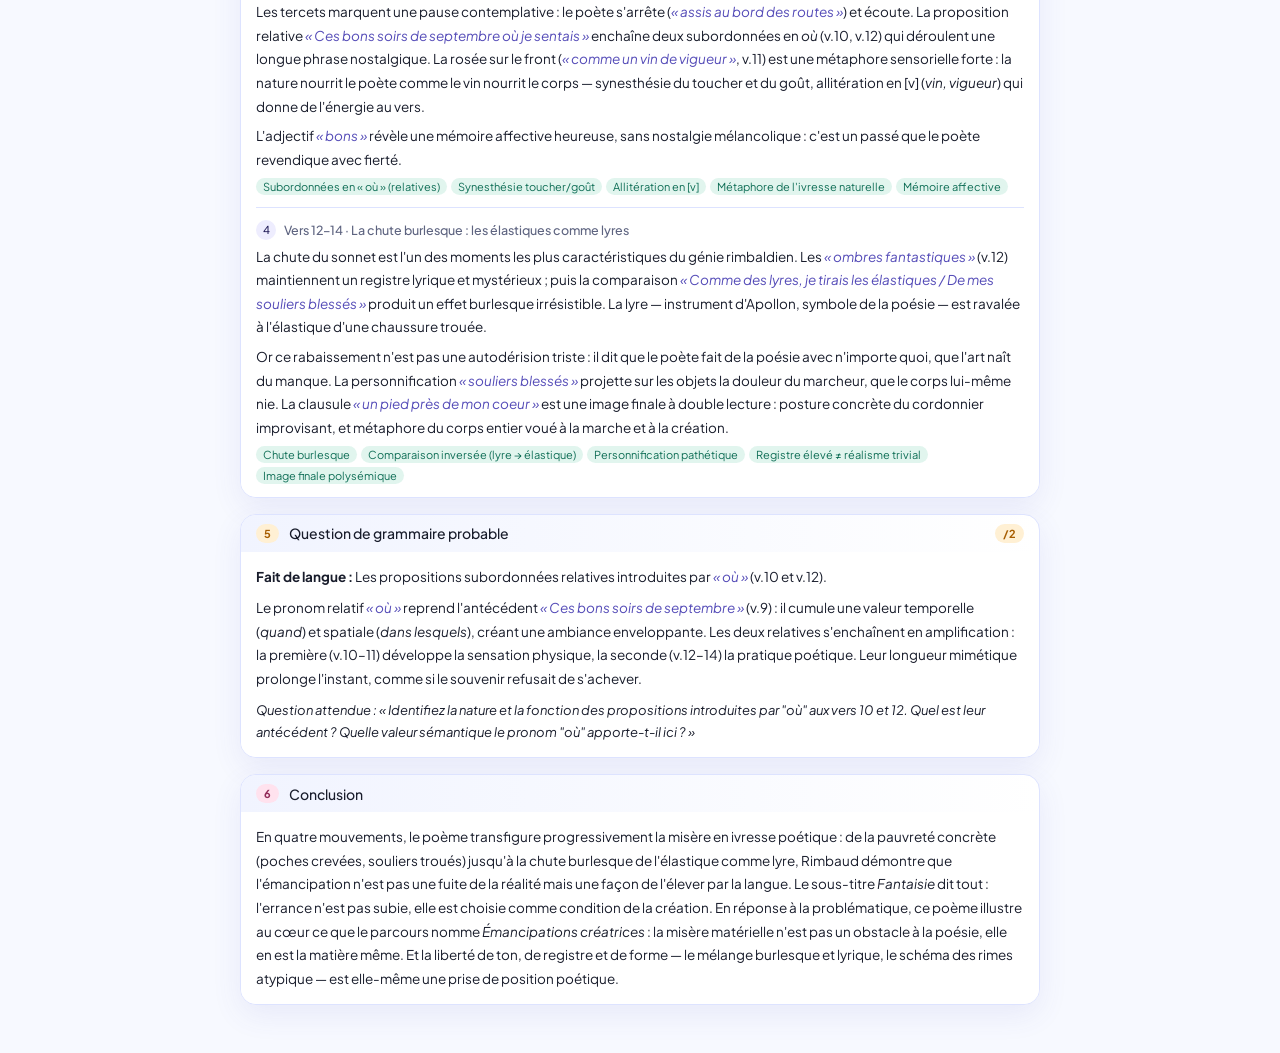
<file: fiche_ma_boheme_rimbaud.html>
<!DOCTYPE html>
<html lang="fr">
<head>
  <meta charset="UTF-8">
  <meta name="viewport" content="width=device-width, initial-scale=1.0">
  <title>Fiches de Lecture</title>
  <link rel="stylesheet" href="styles.css">
</head>
<body>

<div class="global-nav">
  <div class="nav-container">
    <button class="dark-mode-toggle" id="dark-mode-btn" title="Activer le mode sombre">🌙</button>
    <ul class="nav-links"></ul>
  </div>
</div>

<div class="app">
  <div class="tabs">
    <button class="tab active" onclick="switchTab('fiche',this)">Fiche de préparation</button>
    <button class="tab" onclick="switchTab('notes',this)">Notes d'oral</button>
  </div>

  <!-- ===== PANEL FICHE ===== -->
  <div class="panel active" id="panel-fiche">
    <div class="header">
      <h1>Ma Bohème (Fantaisie) — Arthur Rimbaud</h1>
      <p>Cahiers de Douai (1870) · Poésie du XIXe siècle · Parcours : Émancipations créatrices</p>
    </div>
    <div class="barème">
      <div class="pt">Lecture <span>/2</span></div>
      <div class="pt">Commentaire linéaire <span>/8</span></div>
      <div class="pt">Grammaire <span>/2</span></div>
      <div class="pt">Œuvre <span>/3</span></div>
      <div class="pt">Entretien <span>/5</span></div>
    </div>

    <div class="section">
      <div class="sec-head"><span class="badge b-purple">1</span><h2>Situation du texte</h2></div>
      <div class="sec-body">
        <p>Arthur Rimbaud compose ce sonnet à l'automne 1870, à seize ans, au cours de l'une de ses fugues depuis Charleville. Il figure dans les <span class="cite">Cahiers de Douai</span>, recueil manuscrit adressé à son professeur Georges Izambard. Le sous-titre <em>Fantaisie</em> annonce d'emblée le registre : ni plainte romantique ni révolte politique, mais une célébration joyeuse et légère de la liberté par la marche et la poésie.</p>
        <p>Le poème s'inscrit dans l'objet d'étude <em>La poésie du XIXe siècle au XXIe siècle</em> et le parcours <em>Émancipations créatrices</em> : la misère matérielle y devient le terreau d'une vocation poétique librement assumée. À mettre en regard avec <span class="cite">« Le Mal »</span>, autre sonnet du recueil, pour mesurer l'amplitude des registres chez Rimbaud.</p>
        <p style="margin-top:8px;font-size:12.5px;color:var(--color-text-secondary);">Schéma des rimes :</p>
        <div class="rhyme-grid">
          <span class="rh rh-a">crevées — A</span><span class="rh rh-b">idéal — B</span><span class="rh rh-b">féal — B</span><span class="rh rh-a">rêvées — A</span>
          <span class="rh rh-c">trou — C</span><span class="rh rh-d">course — D</span><span class="rh rh-d">Ourse — D</span><span class="rh rh-c">frou-frou — C</span>
          <span class="rh rh-e">routes — E</span><span class="rh rh-e">gouttes — E</span><span class="rh rh-f">vigueur — F</span>
          <span class="rh rh-a">fantastiques — G</span><span class="rh rh-a">élastiques — G</span><span class="rh rh-f">coeur — F</span>
        </div>
        <p style="margin-top:8px;font-size:12.5px;color:var(--color-text-secondary);">Tercets en EEF GGF : schéma atypique qui rompt avec le sonnet pétrarquiste — la forme elle-même joue la liberté.</p>
      </div>
    </div>

    <div class="section">
      <div class="sec-head"><span class="badge b-teal">2</span><h2>Lecture expressive</h2></div>
      <div class="sec-body">
        <div class="diction">
          <div class="diction-tag">Entrain et légèreté dès le v.1</div>
          <div class="diction-tag">Pause espiègle sur « Oh ! là ! là ! » (v.4)</div>
          <div class="diction-tag">Sourire sur « Petit-Poucet rêveur » (v.6)</div>
          <div class="diction-tag">Allongement doux sur « frou-frou » (v.8)</div>
          <div class="diction-tag">Ralentissement méditatif aux tercets</div>
          <div class="diction-tag">Chute légèrement burlesque : « élastiques » bien détaché</div>
        </div>
      </div>
    </div>

    <div class="section">
      <div class="sec-head"><span class="badge b-coral">3</span><h2>Problématique</h2></div>
      <div class="sec-body">
        <div class="pb">Comment Rimbaud transfigure-t-il la misère en ivresse poétique, faisant de la bohème errante une véritable émancipation créatrice ?</div>
      </div>
    </div>

    <div class="section">
      <div class="sec-head"><span class="badge b-blue">4</span><h2>Explication linéaire — 4 mouvements</h2><span class="badge b-blue ml-auto">/8</span></div>
      <div class="sec-body">

        <div class="mouvement">
          <div class="mv-title"><div class="mv-num">1</div>Vers 1–4 · La pauvreté transfigurée par le lyrisme</div>
          <p>Le premier vers installe un cadre réaliste et délibérément trivial : <span class="cite">« les poings dans mes poches crevées »</span> est un geste concret, presque vulgaire, qui ancre le poème dans le quotidien d'un jeune fugitif. L'adjectif <span class="cite">« crevées »</span> suggère à la fois le dénuement matériel et une énergie qui déborde, qui crève les cadres.</p>
          <p>Dès le vers 2, la métamorphose s'opère : <span class="cite">« Mon paletot aussi devenait idéal »</span> joue sur l'ambiguïté d'<em>idéal</em> — attribut du manteau devenu trop usé pour être réel, mais aussi adjectif platonicien renvoyant au monde des idées pures. L'imparfait de narration crée une distanciation tendre et légèrement ironique. L'apostrophe <span class="cite">« Muse ! »</span> et le terme médiéval <span class="cite">« féal »</span> (v.3) — vassalité au service de la poésie — élèvent d'un coup le vagabond au rang de chevalier servant des lettres. L'exclamation familière <span class="cite">« Oh ! là ! là ! »</span> (v.4) rompt aussitôt ce registre noble : l'autoportrait joue sur tous les registres à la fois.</p>
          <div class="tags"><span class="procede">Réalisme trivial → élévation lyrique</span><span class="procede">Ambiguïté sémantique d'« idéal »</span><span class="procede">Apostrophe à la Muse</span><span class="procede">Archaïsme « féal »</span><span class="procede">Oralité / exclamation familière</span></div>
        </div>

        <div class="mouvement">
          <div class="mv-title"><div class="mv-num">2</div>Vers 5–8 · La nuit comme demeure du poète</div>
          <p>Le second quatrain joue sur l'intertextualité : <span class="cite">« Petit-Poucet rêveur »</span> (v.6) réécrit le conte de Perrault — au lieu de semer des cailloux pour retrouver son chemin, Rimbaud sème des <em>rimes</em>. L'adjectif <span class="cite">« rêveur »</span> transforme le personnage littéralement perdu en artiste volontairement errant. L'enjambement <span class="cite">« j'égrenais dans ma course / Des rimes »</span> mime par sa fracture le mouvement même de la marche.</p>
          <p>La métaphore cosmique <span class="cite">« Mon auberge était à la Grande-Ourse »</span> (v.7) est saisissante : le ciel étoilé remplace le toit. Elle dit à la fois la pauvreté (pas d'auberge réelle) et la grandeur (l'univers entier comme foyer). L'onomatopée <span class="cite">« doux frou-frou »</span> (v.8) — mot rare, précieux — prête aux étoiles un bruissement textile, presque féminin : la nuit devient une présence sensuelle et bienveillante.</p>
          <div class="tags"><span class="procede">Intertextualité (Perrault)</span><span class="procede">Réécriture subversive</span><span class="procede">Enjambement signifiant</span><span class="procede">Métaphore cosmique</span><span class="procede">Onomatopée / synesthésie</span></div>
        </div>

        <div class="mouvement">
          <div class="mv-title"><div class="mv-num">3</div>Vers 9–11 · L'ivresse sensorielle de septembre</div>
          <p>Les tercets marquent une pause contemplative : le poète s'arrête (<span class="cite">« assis au bord des routes »</span>) et écoute. La proposition relative <span class="cite">« Ces bons soirs de septembre où je sentais »</span> enchaîne deux subordonnées en <em>où</em> (v.10, v.12) qui déroulent une longue phrase nostalgique. La rosée sur le front (<span class="cite">« comme un vin de vigueur »</span>, v.11) est une métaphore sensorielle forte : la nature nourrit le poète comme le vin nourrit le corps — synesthésie du toucher et du goût, allitération en [v] (<em>vin, vigueur</em>) qui donne de l'énergie au vers.</p>
          <p>L'adjectif <span class="cite">« bons »</span> révèle une mémoire affective heureuse, sans nostalgie mélancolique : c'est un passé que le poète revendique avec fierté.</p>
          <div class="tags"><span class="procede">Subordonnées en « où » (relatives)</span><span class="procede">Synesthésie toucher/goût</span><span class="procede">Allitération en [v]</span><span class="procede">Métaphore de l'ivresse naturelle</span><span class="procede">Mémoire affective</span></div>
        </div>

        <div class="mouvement">
          <div class="mv-title"><div class="mv-num">4</div>Vers 12–14 · La chute burlesque : les élastiques comme lyres</div>
          <p>La chute du sonnet est l'un des moments les plus caractéristiques du génie rimbaldien. Les <span class="cite">« ombres fantastiques »</span> (v.12) maintiennent un registre lyrique et mystérieux ; puis la comparaison <span class="cite">« Comme des lyres, je tirais les élastiques / De mes souliers blessés »</span> produit un effet burlesque irrésistible. La lyre — instrument d'Apollon, symbole de la poésie — est ravalée à l'élastique d'une chaussure trouée.</p>
          <p>Or ce rabaissement n'est pas une autodérision triste : il dit que le poète fait de la poésie avec n'importe quoi, que l'art naît du manque. La personnification <span class="cite">« souliers blessés »</span> projette sur les objets la douleur du marcheur, que le corps lui-même nie. La clausule <span class="cite">« un pied près de mon coeur »</span> est une image finale à double lecture : posture concrète du cordonnier improvisant, et métaphore du corps entier voué à la marche et à la création.</p>
          <div class="tags"><span class="procede">Chute burlesque</span><span class="procede">Comparaison inversée (lyre → élastique)</span><span class="procede">Personnification pathétique</span><span class="procede">Registre élevé ≠ réalisme trivial</span><span class="procede">Image finale polysémique</span></div>
        </div>

      </div>
    </div>

    <div class="section">
      <div class="sec-head"><span class="badge b-amber">5</span><h2>Question de grammaire probable</h2><span class="badge b-amber ml-auto">/2</span></div>
      <div class="sec-body">
        <p><strong>Fait de langue :</strong> Les propositions subordonnées relatives introduites par <span class="cite">« où »</span> (v.10 et v.12).</p>
        <p style="margin-top:8px;">Le pronom relatif <span class="cite">« où »</span> reprend l'antécédent <span class="cite">« Ces bons soirs de septembre »</span> (v.9) : il cumule une valeur temporelle (<em>quand</em>) et spatiale (<em>dans lesquels</em>), créant une ambiance enveloppante. Les deux relatives s'enchaînent en amplification : la première (v.10–11) développe la sensation physique, la seconde (v.12–14) la pratique poétique. Leur longueur mimétique prolonge l'instant, comme si le souvenir refusait de s'achever.</p>
        <p style="margin-top:8px;font-style:italic;color:var(--color-text-secondary);font-size:13px;">Question attendue : « Identifiez la nature et la fonction des propositions introduites par "où" aux vers 10 et 12. Quel est leur antécédent ? Quelle valeur sémantique le pronom "où" apporte-t-il ici ? »</p>
      </div>
    </div>

    <div class="section">
      <div class="sec-head"><span class="badge b-pink">6</span><h2>Conclusion</h2></div>
      <div class="sec-body">
        <p>En quatre mouvements, le poème transfigure progressivement la misère en ivresse poétique : de la pauvreté concrète (poches crevées, souliers troués) jusqu'à la chute burlesque de l'élastique comme lyre, Rimbaud démontre que l'émancipation n'est pas une fuite de la réalité mais une façon de l'élever par la langue. Le sous-titre <em>Fantaisie</em> dit tout : l'errance n'est pas subie, elle est choisie comme condition de la création. En réponse à la problématique, ce poème illustre au cœur ce que le parcours nomme <em>Émancipations créatrices</em> : la misère matérielle n'est pas un obstacle à la poésie, elle en est la matière même. Et la liberté de ton, de registre et de forme — le mélange burlesque et lyrique, le schéma des rimes atypique — est elle-même une prise de position poétique.</p>
      </div>
    </div>
  </div>

  <!-- ===== PANEL NOTES ===== -->
  <div class="panel" id="panel-notes">
    <div class="notes-header">
      <h2>Notes d'oral — Ma Bohème</h2>
      <button class="export-btn" onclick="exportPDF()">
        <svg width="14" height="14" viewBox="0 0 24 24" fill="none" stroke="currentColor" stroke-width="2"><path d="M21 15v4a2 2 0 0 1-2 2H5a2 2 0 0 1-2-2v-4"/><polyline points="7 10 12 15 17 10"/><line x1="12" y1="15" x2="12" y2="3"/></svg>
        Exporter en PDF
      </button>
    </div>
    <div class="notes-meta">Rimbaud · <em>Cahiers de Douai</em> · 1870 · 14 vers · Sonnet · Bohème + Vocation poétique · Sous-titre : <em>Fantaisie</em></div>

    <div class="note-block nb-purple">
      <h3>Situation — 30 secondes</h3>
      <div class="note-line"><div class="bullet"></div><p>Rimbaud, <strong>16 ans</strong>, fugue de Charleville → contexte biographique = matière du poème</p></div>
      <div class="note-line"><div class="bullet"></div><p>Sous-titre <span class="note-kw">Fantaisie</span> → registre léger, joyeux, pas de révolte frontale (≠ Le Mal)</p></div>
      <div class="note-line"><div class="bullet"></div><p>Parcours <span class="note-kw">Émancipations créatrices</span> → misère = condition, pas obstacle, de la création</p></div>
      <div class="note-line"><div class="bullet"></div><p>Schéma des rimes atypique aux tercets (EEF GGF) → <span class="note-kw">la forme aussi joue la liberté</span></p></div>
    </div>

    <div class="note-block nb-teal">
      <h3>Mouvement 1 · v.1–4 · Pauvreté → élévation</h3>
      <div class="note-line"><div class="bullet"></div><p><span class="note-cite">« poches crevées »</span> → trivial, concret, mais énergie qui déborde</p></div>
      <div class="note-line"><div class="bullet"></div><p><span class="note-cite">« idéal »</span> → double sens : usé jusqu'à l'immatériel / monde des idées platoniciennes</p></div>
      <div class="note-line"><div class="bullet"></div><p><span class="note-cite">« féal »</span> → archaïsme médiéval : chevalier servant de la Muse</p></div>
      <div class="note-line"><div class="bullet"></div><p><span class="note-cite">« Oh ! là ! là ! »</span> → rupture de ton, oralité, espièglerie → <span class="note-kw">mélange des registres volontaire</span></p></div>
    </div>

    <div class="note-block nb-coral">
      <h3>Mouvement 2 · v.5–8 · Le ciel comme foyer</h3>
      <div class="note-line"><div class="bullet"></div><p><span class="note-cite">« Petit-Poucet rêveur »</span> → intertexte Perrault retourné : sème des rimes, pas des cailloux</p></div>
      <div class="note-line"><div class="bullet"></div><p>Enjambement <span class="note-cite">« ma course / Des rimes »</span> → fracture = mouvement de la marche</p></div>
      <div class="note-line"><div class="bullet"></div><p><span class="note-cite">« Grande-Ourse »</span> → auberge cosmique : pauvreté + grandeur simultanées</p></div>
      <div class="note-line"><div class="bullet"></div><p><span class="note-cite">« doux frou-frou »</span> → onomatopée rare, étoiles = présence sensuelle et féminine</p></div>
    </div>

    <div class="note-block nb-blue">
      <h3>Mouvement 3 · v.9–11 · Ivresse naturelle</h3>
      <div class="note-line"><div class="bullet"></div><p><span class="note-cite">« bons soirs »</span> → adjectif simple, mémoire heureuse (pas mélancolique)</p></div>
      <div class="note-line"><div class="bullet"></div><p>Rosée = <span class="note-cite">« vin de vigueur »</span> → synesthésie toucher/goût, nature nourricière</p></div>
      <div class="note-line"><div class="bullet"></div><p>Allitération [v] : <em>vin, vigueur</em> → énergie phonique</p></div>
      <div class="note-line"><div class="bullet"></div><p class="note-it">⚠ GRAMMAIRE : subordonnées relatives en « où » (v.10, 12) → antécédent « Ces bons soirs de septembre » → valeur temporelle + spatiale cumulée</p></div>
    </div>

    <div class="note-block nb-amber">
      <h3>Mouvement 4 · v.12–14 · La chute burlesque</h3>
      <div class="note-line"><div class="bullet"></div><p><span class="note-cite">« ombres fantastiques »</span> → registre lyrique maintenu… puis retournement</p></div>
      <div class="note-line"><div class="bullet"></div><p><span class="note-cite">« Comme des lyres… élastiques »</span> → <span class="note-kw">comparaison burlesque</span> : lyre (Apollon) → élastique de godasse trouée</p></div>
      <div class="note-line"><div class="bullet"></div><p>Mais : l'art naît du manque → pas d'autodérision triste, <span class="note-kw">revendication</span></p></div>
      <div class="note-line"><div class="bullet"></div><p><span class="note-cite">« souliers blessés »</span> → personnification : le corps souffre, mais le poète chante</p></div>
      <div class="note-line"><div class="bullet"></div><p><span class="note-cite">« un pied près de mon coeur »</span> → image finale double : geste concret + corps dévoué à la marche/création</p></div>
    </div>

    <div class="note-block nb-pink">
      <h3>Conclusion — à dire en 1 min</h3>
      <div class="note-line"><div class="bullet"></div><p>Progression : misère concrète → ciel comme foyer → ivresse sensorielle → chute burlesque → la pauvreté devient matière poétique</p></div>
      <div class="note-line"><div class="bullet"></div><p>Réponse à la pb : la bohème est <span class="note-kw">choisie</span>, pas subie → c'est son émancipation elle-même</p></div>
      <div class="note-line"><div class="bullet"></div><p><span class="note-kw">Émancipations créatrices</span> : misère = matière, pas obstacle · forme atypique du sonnet = liberté revendiquée</p></div>
    </div>
  </div>
</div>


<script src="script.js"></script>
<script src="admin.js"></script>
</body>
</html>
</file>
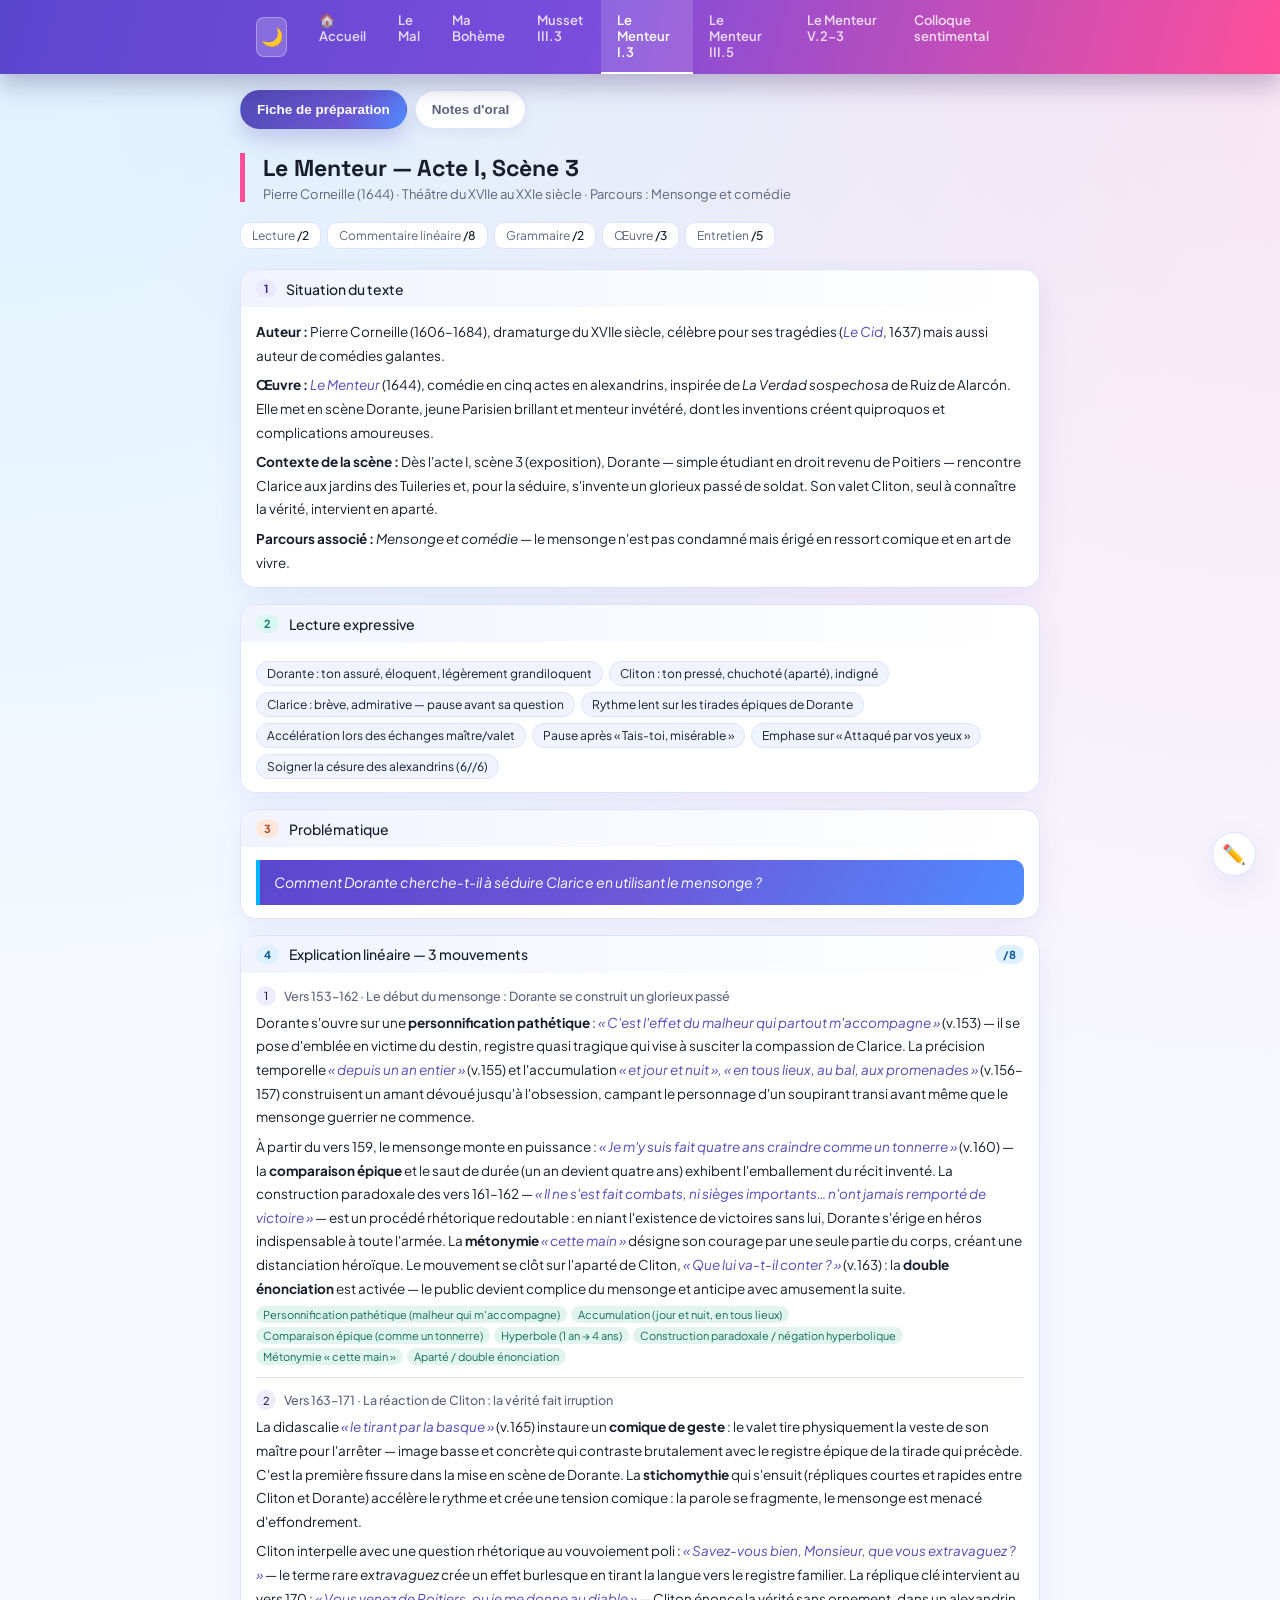
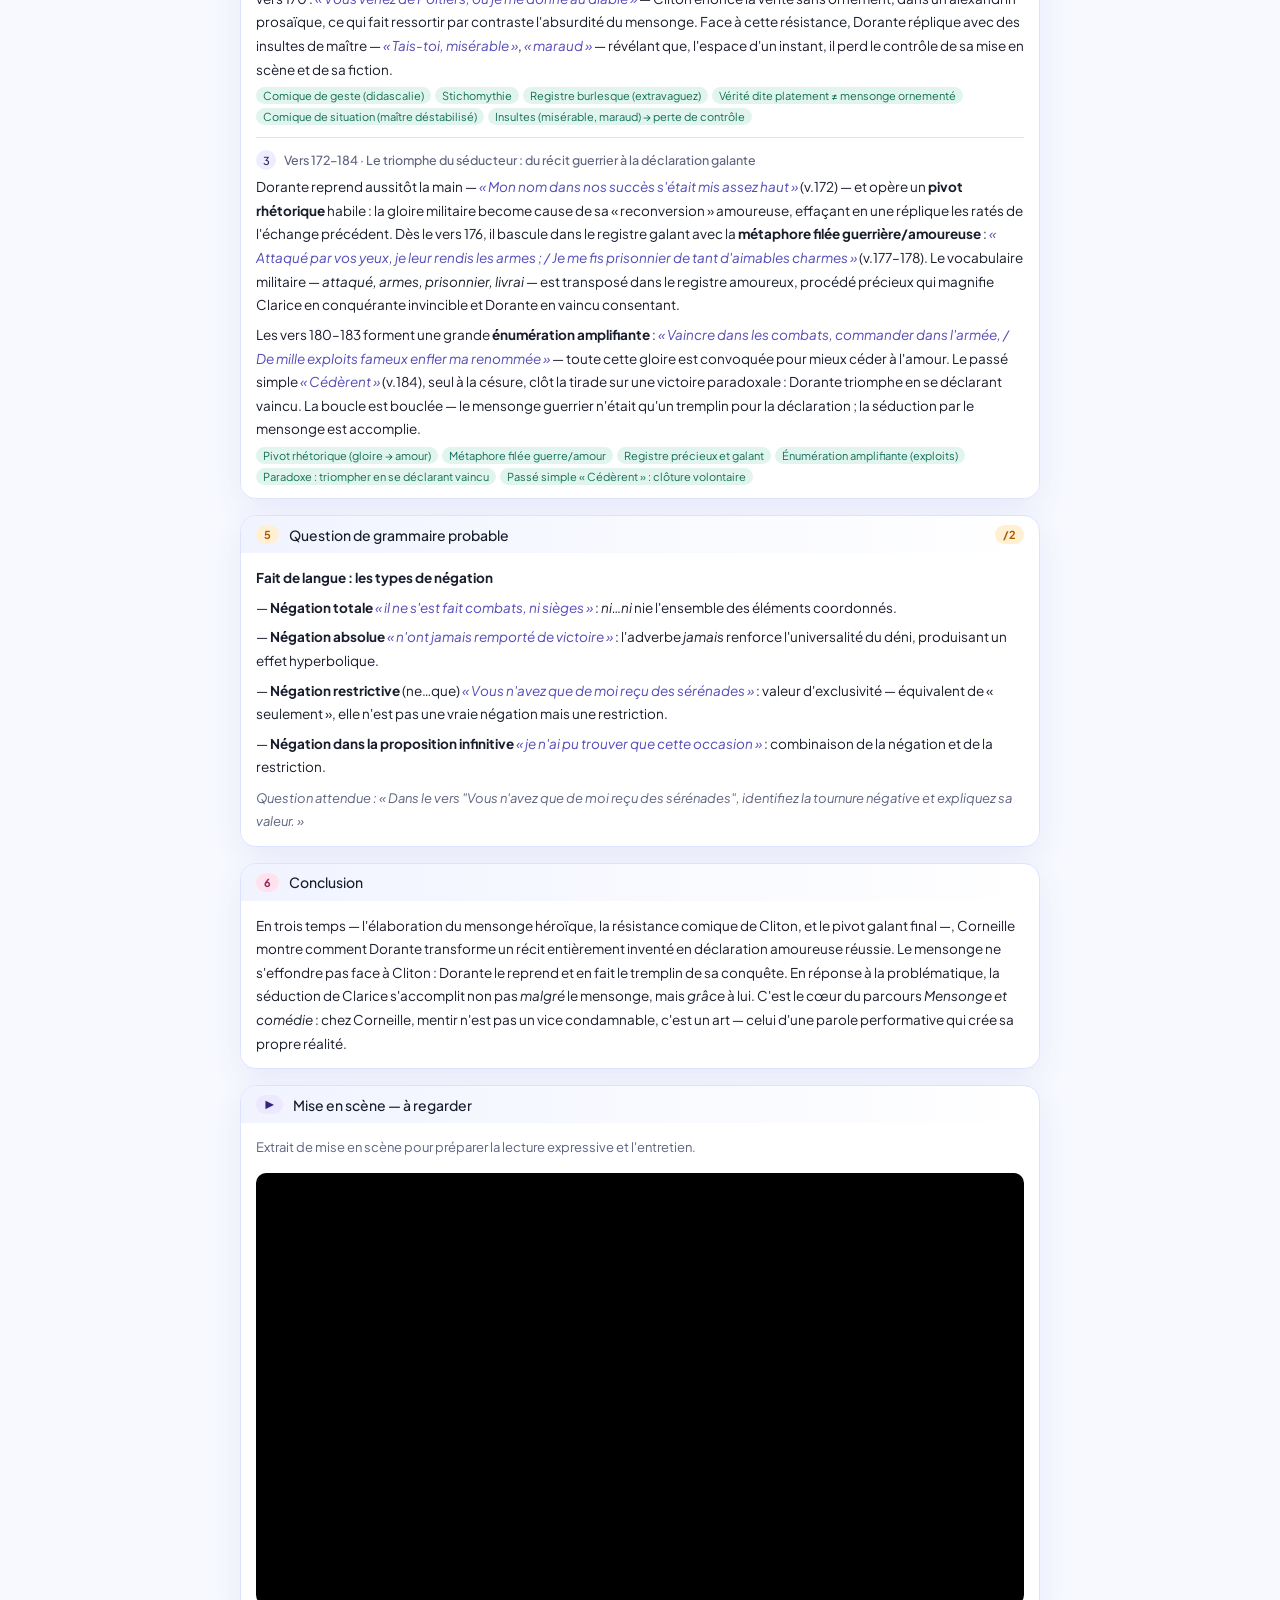
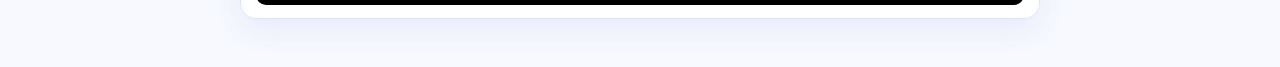
<file: fiche_menteur_I3_v2.html>
<!DOCTYPE html>
<html lang="fr">
<head>
  <meta charset="UTF-8">
  <meta name="viewport" content="width=device-width, initial-scale=1.0">
  <title>Fiches de Lecture</title>
  <link rel="stylesheet" href="styles.css">
</head>
<body>

<div class="global-nav">
  <div class="nav-container">
    <button class="dark-mode-toggle" id="dark-mode-btn" title="Activer le mode sombre">🌙</button>
    <ul class="nav-links"></ul>
  </div>
</div>

<div class="app">
  <div class="tabs">
    <button class="tab active" onclick="switchTab('fiche',this)">Fiche de préparation</button>
    <button class="tab" onclick="switchTab('notes',this)">Notes d'oral</button>
  </div>

  <!-- ===== PANEL FICHE ===== -->
  <div class="panel active" id="panel-fiche">

    <div class="header">
      <h1>Le Menteur — Acte I, Scène 3</h1>
      <p>Pierre Corneille (1644) · Théâtre du XVIIe au XXIe siècle · Parcours : Mensonge et comédie</p>
    </div>

    <div class="barème">
      <div class="pt">Lecture <span>/2</span></div>
      <div class="pt">Commentaire linéaire <span>/8</span></div>
      <div class="pt">Grammaire <span>/2</span></div>
      <div class="pt">Œuvre <span>/3</span></div>
      <div class="pt">Entretien <span>/5</span></div>
    </div>

    <div class="section">
      <div class="sec-head"><span class="badge b-purple">1</span><h2>Situation du texte</h2></div>
      <div class="sec-body">
        <p><strong>Auteur :</strong> Pierre Corneille (1606–1684), dramaturge du XVIIe siècle, célèbre pour ses tragédies (<span class="cite">Le Cid</span>, 1637) mais aussi auteur de comédies galantes.</p>
        <p><strong>Œuvre :</strong> <span class="cite">Le Menteur</span> (1644), comédie en cinq actes en alexandrins, inspirée de <em>La Verdad sospechosa</em> de Ruiz de Alarcón. Elle met en scène Dorante, jeune Parisien brillant et menteur invétéré, dont les inventions créent quiproquos et complications amoureuses.</p>
        <p><strong>Contexte de la scène :</strong> Dès l'acte I, scène 3 (exposition), Dorante — simple étudiant en droit revenu de Poitiers — rencontre Clarice aux jardins des Tuileries et, pour la séduire, s'invente un glorieux passé de soldat. Son valet Cliton, seul à connaître la vérité, intervient en aparté.</p>
        <p><strong>Parcours associé :</strong> <em>Mensonge et comédie</em> — le mensonge n'est pas condamné mais érigé en ressort comique et en art de vivre.</p>
      </div>
    </div>

    <div class="section">
      <div class="sec-head"><span class="badge b-teal">2</span><h2>Lecture expressive</h2></div>
      <div class="sec-body">
        <div class="diction">
          <div class="diction-tag">Dorante : ton assuré, éloquent, légèrement grandiloquent</div>
          <div class="diction-tag">Cliton : ton pressé, chuchoté (aparté), indigné</div>
          <div class="diction-tag">Clarice : brève, admirative — pause avant sa question</div>
          <div class="diction-tag">Rythme lent sur les tirades épiques de Dorante</div>
          <div class="diction-tag">Accélération lors des échanges maître/valet</div>
          <div class="diction-tag">Pause après « Tais-toi, misérable »</div>
          <div class="diction-tag">Emphase sur « Attaqué par vos yeux »</div>
          <div class="diction-tag">Soigner la césure des alexandrins (6//6)</div>
        </div>
      </div>
    </div>

    <div class="section">
      <div class="sec-head"><span class="badge b-coral">3</span><h2>Problématique</h2></div>
      <div class="sec-body">
        <div class="pb">Comment Dorante cherche-t-il à séduire Clarice en utilisant le mensonge ?</div>
      </div>
    </div>

    <div class="section">
      <div class="sec-head"><span class="badge b-blue">4</span><h2>Explication linéaire — 3 mouvements</h2><span class="badge b-blue ml-auto">/8</span></div>
      <div class="sec-body">

        <div class="mouvement">
          <div class="mv-title"><div class="mv-num">1</div>Vers 153–162 · Le début du mensonge : Dorante se construit un glorieux passé</div>
          <p>Dorante s'ouvre sur une <strong>personnification pathétique</strong> : <span class="cite">« C'est l'effet du malheur qui partout m'accompagne »</span> (v.153) — il se pose d'emblée en victime du destin, registre quasi tragique qui vise à susciter la compassion de Clarice. La précision temporelle <span class="cite">« depuis un an entier »</span> (v.155) et l'accumulation <span class="cite">« et jour et nuit », « en tous lieux, au bal, aux promenades »</span> (v.156–157) construisent un amant dévoué jusqu'à l'obsession, campant le personnage d'un soupirant transi avant même que le mensonge guerrier ne commence.</p>
          <p>À partir du vers 159, le mensonge monte en puissance : <span class="cite">« Je m'y suis fait quatre ans craindre comme un tonnerre »</span> (v.160) — la <strong>comparaison épique</strong> et le saut de durée (un an devient quatre ans) exhibent l'emballement du récit inventé. La construction paradoxale des vers 161–162 — <span class="cite">« Il ne s'est fait combats, ni sièges importants… n'ont jamais remporté de victoire »</span> — est un procédé rhétorique redoutable : en niant l'existence de victoires sans lui, Dorante s'érige en héros indispensable à toute l'armée. La <strong>métonymie</strong> <span class="cite">« cette main »</span> désigne son courage par une seule partie du corps, créant une distanciation héroïque. Le mouvement se clôt sur l'aparté de Cliton, <span class="cite">« Que lui va-t-il conter ? »</span> (v.163) : la <strong>double énonciation</strong> est activée — le public devient complice du mensonge et anticipe avec amusement la suite.</p>
          <div class="tags">
            <span class="procede">Personnification pathétique (malheur qui m'accompagne)</span>
            <span class="procede">Accumulation (jour et nuit, en tous lieux)</span>
            <span class="procede">Comparaison épique (comme un tonnerre)</span>
            <span class="procede">Hyperbole (1 an → 4 ans)</span>
            <span class="procede">Construction paradoxale / négation hyperbolique</span>
            <span class="procede">Métonymie « cette main »</span>
            <span class="procede">Aparté / double énonciation</span>
          </div>
        </div>

        <div class="mouvement">
          <div class="mv-title"><div class="mv-num">2</div>Vers 163–171 · La réaction de Cliton : la vérité fait irruption</div>
          <p>La didascalie <span class="cite">« le tirant par la basque »</span> (v.165) instaure un <strong>comique de geste</strong> : le valet tire physiquement la veste de son maître pour l'arrêter — image basse et concrète qui contraste brutalement avec le registre épique de la tirade qui précède. C'est la première fissure dans la mise en scène de Dorante. La <strong>stichomythie</strong> qui s'ensuit (répliques courtes et rapides entre Cliton et Dorante) accélère le rythme et crée une tension comique : la parole se fragmente, le mensonge est menacé d'effondrement.</p>
          <p>Cliton interpelle avec une question rhétorique au vouvoiement poli : <span class="cite">« Savez-vous bien, Monsieur, que vous extravaguez ? »</span> — le terme rare <em>extravaguez</em> crée un effet burlesque en tirant la langue vers le registre familier. La réplique clé intervient au vers 170 : <span class="cite">« Vous venez de Poitiers, ou je me donne au diable »</span> — Cliton énonce la vérité sans ornement, dans un alexandrin prosaïque, ce qui fait ressortir par contraste l'absurdité du mensonge. Face à cette résistance, Dorante réplique avec des insultes de maître — <span class="cite">« Tais-toi, misérable »</span>, <span class="cite">« maraud »</span> — révélant que, l'espace d'un instant, il perd le contrôle de sa mise en scène et de sa fiction.</p>
          <div class="tags">
            <span class="procede">Comique de geste (didascalie)</span>
            <span class="procede">Stichomythie</span>
            <span class="procede">Registre burlesque (extravaguez)</span>
            <span class="procede">Vérité dite platement ≠ mensonge ornementé</span>
            <span class="procede">Comique de situation (maître déstabilisé)</span>
            <span class="procede">Insultes (misérable, maraud) → perte de contrôle</span>
          </div>
        </div>

        <div class="mouvement">
          <div class="mv-title"><div class="mv-num">3</div>Vers 172–184 · Le triomphe du séducteur : du récit guerrier à la déclaration galante</div>
          <p>Dorante reprend aussitôt la main — <span class="cite">« Mon nom dans nos succès s'était mis assez haut »</span> (v.172) — et opère un <strong>pivot rhétorique</strong> habile : la gloire militaire become cause de sa « reconversion » amoureuse, effaçant en une réplique les ratés de l'échange précédent. Dès le vers 176, il bascule dans le registre galant avec la <strong>métaphore filée guerrière/amoureuse</strong> : <span class="cite">« Attaqué par vos yeux, je leur rendis les armes ; / Je me fis prisonnier de tant d'aimables charmes »</span> (v.177–178). Le vocabulaire militaire — <em>attaqué, armes, prisonnier, livrai</em> — est transposé dans le registre amoureux, procédé précieux qui magnifie Clarice en conquérante invincible et Dorante en vaincu consentant.</p>
          <p>Les vers 180–183 forment une grande <strong>énumération amplifiante</strong> : <span class="cite">« Vaincre dans les combats, commander dans l'armée, / De mille exploits fameux enfler ma renommée »</span> — toute cette gloire est convoquée pour mieux céder à l'amour. Le passé simple <span class="cite">« Cédèrent »</span> (v.184), seul à la césure, clôt la tirade sur une victoire paradoxale : Dorante triomphe en se déclarant vaincu. La boucle est bouclée — le mensonge guerrier n'était qu'un tremplin pour la déclaration ; la séduction par le mensonge est accomplie.</p>
          <div class="tags">
            <span class="procede">Pivot rhétorique (gloire → amour)</span>
            <span class="procede">Métaphore filée guerre/amour</span>
            <span class="procede">Registre précieux et galant</span>
            <span class="procede">Énumération amplifiante (exploits)</span>
            <span class="procede">Paradoxe : triompher en se déclarant vaincu</span>
            <span class="procede">Passé simple « Cédèrent » : clôture volontaire</span>
          </div>
        </div>

      </div>
    </div>

    <div class="section">
      <div class="sec-head"><span class="badge b-amber">5</span><h2>Question de grammaire probable</h2><span class="badge b-amber ml-auto">/2</span></div>
      <div class="sec-body">
        <p><strong>Fait de langue : les types de négation</strong></p>
        <p>— <strong>Négation totale</strong> <span class="cite">« il ne s'est fait combats, ni sièges »</span> : <em>ni…ni</em> nie l'ensemble des éléments coordonnés.</p>
        <p>— <strong>Négation absolue</strong> <span class="cite">« n'ont jamais remporté de victoire »</span> : l'adverbe <em>jamais</em> renforce l'universalité du déni, produisant un effet hyperbolique.</p>
        <p>— <strong>Négation restrictive</strong> (ne…que) <span class="cite">« Vous n'avez que de moi reçu des sérénades »</span> : valeur d'exclusivité — équivalent de « seulement », elle n'est pas une vraie négation mais une restriction.</p>
        <p>— <strong>Négation dans la proposition infinitive</strong> <span class="cite">« je n'ai pu trouver que cette occasion »</span> : combinaison de la négation et de la restriction.</p>
        <p style="margin-top:8px;font-style:italic;color:var(--text-secondary);font-size:13px;">Question attendue : « Dans le vers "Vous n'avez que de moi reçu des sérénades", identifiez la tournure négative et expliquez sa valeur. »</p>
      </div>
    </div>

    <div class="section">
      <div class="sec-head"><span class="badge b-pink">6</span><h2>Conclusion</h2></div>
      <div class="sec-body">
        <p>En trois temps — l'élaboration du mensonge héroïque, la résistance comique de Cliton, et le pivot galant final —, Corneille montre comment Dorante transforme un récit entièrement inventé en déclaration amoureuse réussie. Le mensonge ne s'effondre pas face à Cliton : Dorante le reprend et en fait le tremplin de sa conquête. En réponse à la problématique, la séduction de Clarice s'accomplit non pas <em>malgré</em> le mensonge, mais <em>grâce</em> à lui. C'est le cœur du parcours <em>Mensonge et comédie</em> : chez Corneille, mentir n'est pas un vice condamnable, c'est un art — celui d'une parole performative qui crée sa propre réalité.</p>
      </div>
    </div>

    <div class="section">
      <div class="sec-head"><span class="badge b-purple">▶</span><h2>Mise en scène — à regarder</h2></div>
      <div class="sec-body">
        <p style="font-size:13px;color:var(--text-secondary);margin-bottom:0.9rem;">Extrait de mise en scène pour préparer la lecture expressive et l'entretien.</p>
        <div class="video-container">
          <iframe
            src="https://www.youtube-nocookie.com/embed/BKxtx2CdFOw?rel=0&modestbranding=1&iv_load_policy=3&disablekb=0"
            title="Le Menteur — mise en scène"
            allow="accelerometer; autoplay; clipboard-write; encrypted-media; gyroscope; picture-in-picture"
            allowfullscreen
            loading="lazy"
          ></iframe>
        </div>
      </div>
    </div>

  </div>

  <!-- ===== PANEL NOTES ===== -->
  <div class="panel" id="panel-notes">
    <div class="notes-header">
      <h2>Notes d'oral — Le Menteur I.3</h2>
      <button class="export-btn" onclick="exportPDF()">
        <svg width="14" height="14" viewBox="0 0 24 24" fill="none" stroke="currentColor" stroke-width="2"><path d="M21 15v4a2 2 0 0 1-2 2H5a2 2 0 0 1-2-2v-4"/><polyline points="7 10 12 15 17 10"/><line x1="12" y1="15" x2="12" y2="3"/></svg>
        Exporter en PDF
      </button>
    </div>
    <div class="notes-meta">Corneille · <em>Le Menteur</em> · 1644 · Acte I, sc. 3 · Comédie en alexandrins · Parcours : <em>Mensonge et comédie</em></div>

    <div class="note-block nb-purple">
      <h3>Situation — 30 secondes</h3>
      <div class="note-line"><div class="bullet"></div><p>Corneille · <span class="note-kw">Le Menteur</span> · 1644 · comédie 5 actes en alexandrins</p></div>
      <div class="note-line"><div class="bullet"></div><p>Dorante = étudiant de Poitiers → <span class="note-kw">se fait passer pour héros de guerre</span></p></div>
      <div class="note-line"><div class="bullet"></div><p>Acte I sc. 3 = <span class="note-kw">1er mensonge</span>, exposition, jardins des Tuileries</p></div>
      <div class="note-line"><div class="bullet"></div><p>Parcours : <span class="note-kw">Mensonge et comédie</span></p></div>
    </div>

    <div class="note-block nb-coral">
      <h3>Problématique</h3>
      <div class="note-line"><div class="bullet"></div><p><em>Comment Dorante cherche-t-il à séduire Clarice en utilisant le mensonge ?</em></p></div>
    </div>

    <div class="note-block nb-blue">
      <h3>Mouvement 1 · v.153–162 · Le début du mensonge</h3>
      <div class="note-line"><div class="bullet"></div><p>Personnification pathétique : <span class="note-cite">« le malheur qui partout m'accompagne »</span> → se pose en victime pour susciter la pitié</p></div>
      <div class="note-line"><div class="bullet"></div><p>Accumulation : <span class="note-cite">« jour et nuit », « en tous lieux, au bal, aux promenades »</span> → amant dévoué jusqu'à l'obsession</p></div>
      <div class="note-line"><div class="bullet"></div><p>Hyperbole : 1 an → 4 ans ; <span class="note-cite">« comme un tonnerre »</span> → emballement du récit inventé</p></div>
      <div class="note-line"><div class="bullet"></div><p>Négation paradoxale <span class="note-cite">« il ne s'est fait combats… n'ont jamais remporté »</span> → s'érige en héros indispensable</p></div>
      <div class="note-line"><div class="bullet"></div><p>Métonymie <span class="note-cite">« cette main »</span> → distanciation héroïque</p></div>
      <div class="note-line"><div class="bullet"></div><p>Aparté Cliton <span class="note-cite">« Que lui va-t-il conter ? »</span> → <span class="note-kw">double énonciation</span> : spectateur complice</p></div>
    </div>

    <div class="note-block nb-blue">
      <h3>Mouvement 2 · v.163–171 · La réaction de Cliton</h3>
      <div class="note-line"><div class="bullet"></div><p>Didascalie <span class="note-cite">« le tirant par la basque »</span> → <span class="note-kw">comique de geste</span> : image basse ≠ registre épique</p></div>
      <div class="note-line"><div class="bullet"></div><p>Stichomythie → rythme accéléré, mensonge menacé</p></div>
      <div class="note-line"><div class="bullet"></div><p><span class="note-cite">« extravaguez »</span> → burlesque (vouvoiement poli + terme fort)</p></div>
      <div class="note-line"><div class="bullet"></div><p><span class="note-cite">« Vous venez de Poitiers, ou je me donne au diable »</span> → vérité dite platement, par contraste absurdité du mensonge</p></div>
      <div class="note-line"><div class="bullet"></div><p><span class="note-cite">« Tais-toi, misérable »</span>, <span class="note-cite">« maraud »</span> → insultes = Dorante perd le contrôle de sa fiction</p></div>
    </div>

    <div class="note-block nb-blue">
      <h3>Mouvement 3 · v.172–184 · Le triomphe du séducteur</h3>
      <div class="note-line"><div class="bullet"></div><p><span class="note-kw">Pivot rhétorique</span> : gloire militaire → cause de la reconversion amoureuse</p></div>
      <div class="note-line"><div class="bullet"></div><p><span class="note-kw">Métaphore filée guerre/amour</span> : <span class="note-cite">attaqué, armes, prisonnier, livrai</span> → Clarice conquérante, Dorante vaincu consentant</p></div>
      <div class="note-line"><div class="bullet"></div><p>Énumération amplifiante (v.180–183) → toute la gloire militaire convoquée pour mieux céder à l'amour</p></div>
      <div class="note-line"><div class="bullet"></div><p><span class="note-cite">« Cédèrent »</span> → passé simple énergique = victoire paradoxale, mensonge couronné de succès</p></div>
    </div>

    <div class="note-block nb-amber">
      <h3>Grammaire — types de négation</h3>
      <div class="note-line"><div class="bullet"></div><p><span class="note-kw">ne…ni…ni</span> = négation totale (tous éléments niés)</p></div>
      <div class="note-line"><div class="bullet"></div><p><span class="note-kw">ne…jamais</span> = négation absolue / temporelle → effet hyperbolique</p></div>
      <div class="note-line"><div class="bullet"></div><p><span class="note-kw">ne…que</span> = restriction (≠ vraie négation) → <span class="note-cite">« que de moi »</span></p></div>
      <div class="note-line"><div class="bullet"></div><p class="note-it">⚠ Question probable : valeur de « ne…que » dans « Vous n'avez que de moi reçu des sérénades »</p></div>
    </div>

    <div class="note-block nb-pink">
      <h3>Conclusion — à dire en 1 min</h3>
      <div class="note-line"><div class="bullet"></div><p>Progression : mensonge héroïque → résistance de Cliton → pivot galant · le mensonge ne s'effondre pas, il triomphe</p></div>
      <div class="note-line"><div class="bullet"></div><p>Réponse à la pb : Clarice séduite <span class="note-kw">grâce</span> au mensonge, pas malgré lui</p></div>
      <div class="note-line"><div class="bullet"></div><p><span class="note-kw">Mensonge et comédie</span> : mentir = art de la parole performative, pas un vice · Dorante l'incarne parfaitement</p></div>
    </div>

  </div>
</div>

<script src="script.js"></script>
<script src="admin.js"></script>
</body>
</html>
</file>
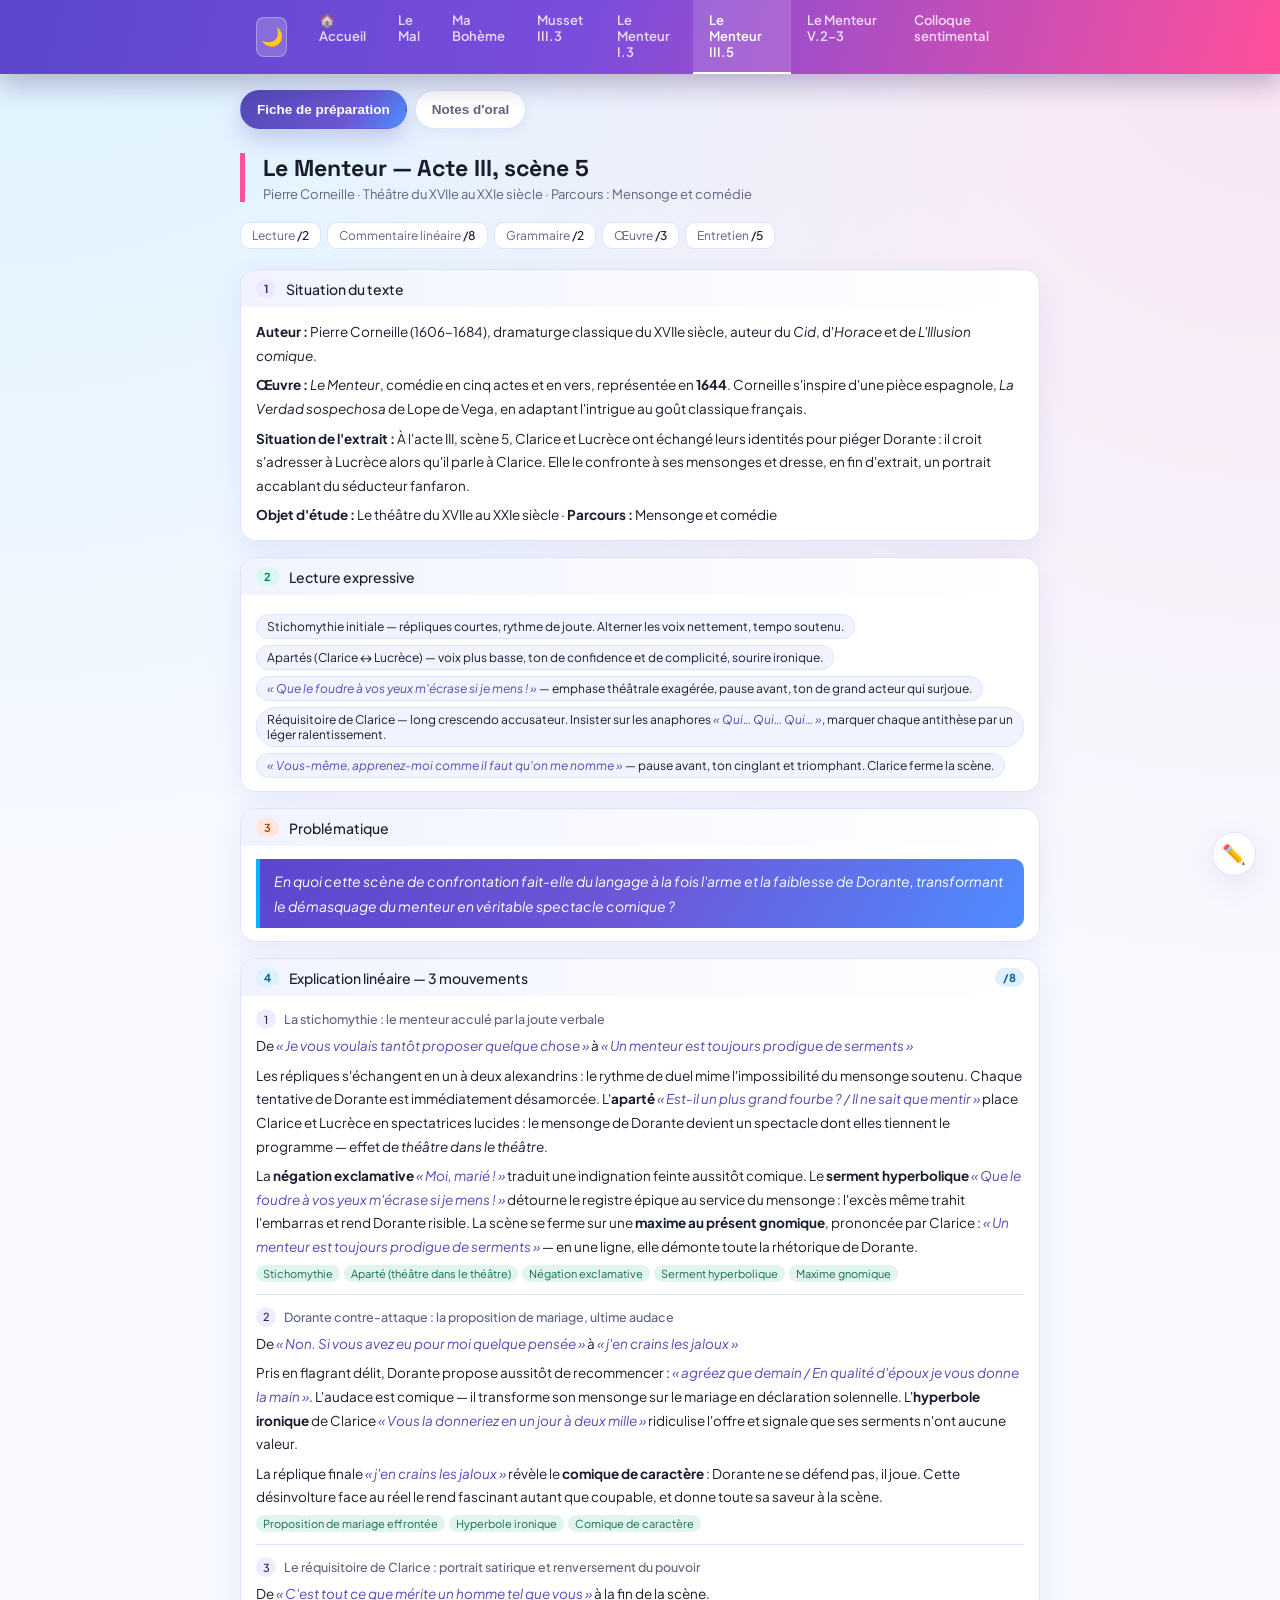
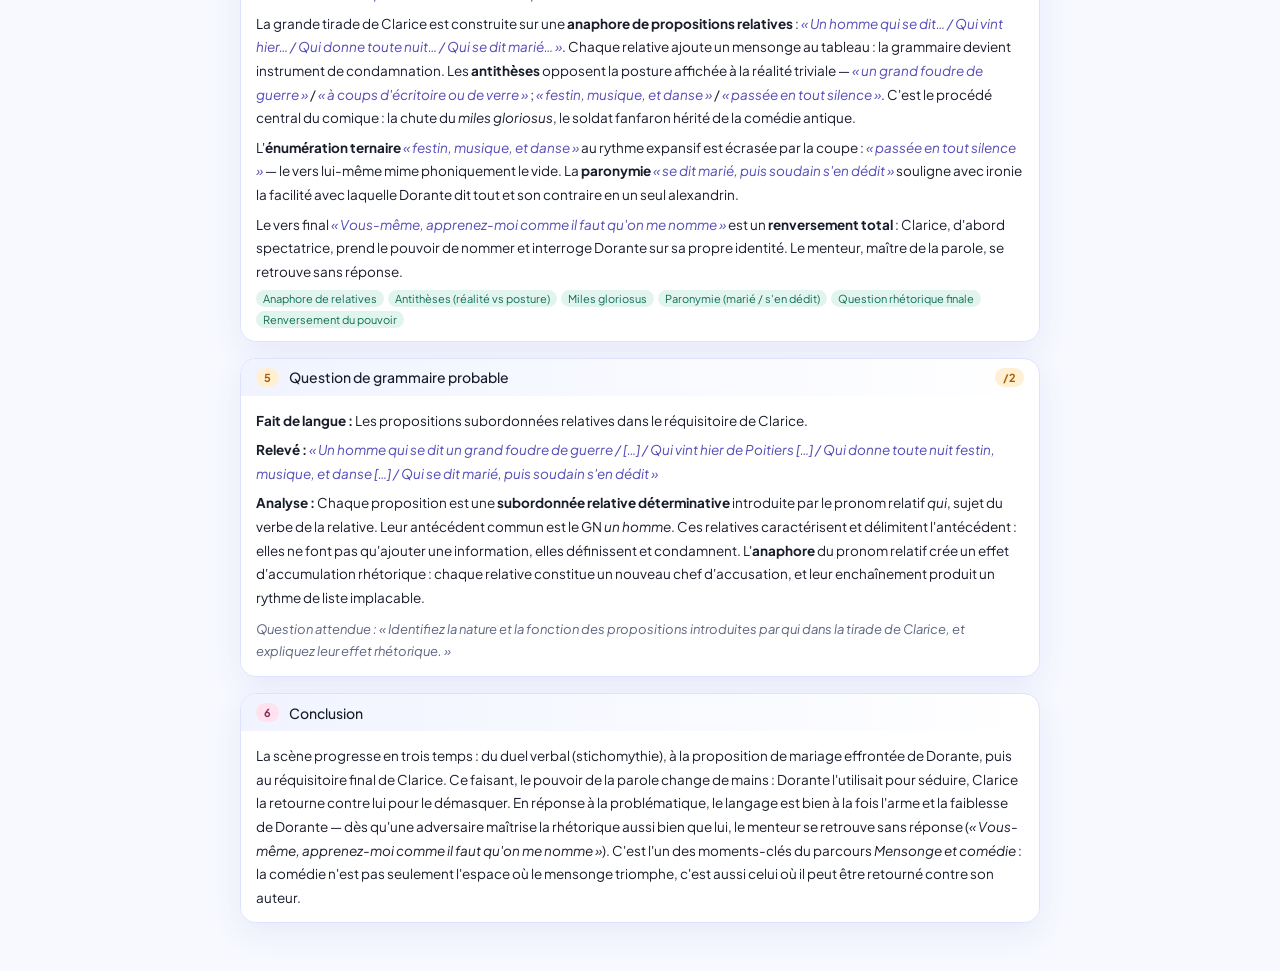
<file: fiche_menteur_III5_v2.html>
<!DOCTYPE html>
<html lang="fr">
<head>
  <meta charset="UTF-8">
  <meta name="viewport" content="width=device-width, initial-scale=1.0">
  <title>Fiches de Lecture</title>
  <link rel="stylesheet" href="styles.css">
</head>
<body>

<div class="global-nav">
  <div class="nav-container">
    <button class="dark-mode-toggle" id="dark-mode-btn" title="Activer le mode sombre">🌙</button>
    <ul class="nav-links"></ul>
  </div>
</div>

<div class="app">
  <div class="tabs">
    <button class="tab active" onclick="switchTab('fiche',this)">Fiche de préparation</button>
    <button class="tab" onclick="switchTab('notes',this)">Notes d'oral</button>
  </div>

  <!-- ===== PANEL FICHE ===== -->
  <div class="panel active" id="panel-fiche">

    <div class="header">
      <h1>Le Menteur — Acte III, scène 5</h1>
      <p>Pierre Corneille · Théâtre du XVIIe au XXIe siècle · Parcours : Mensonge et comédie</p>
    </div>

    <div class="barème">
      <div class="pt">Lecture <span>/2</span></div>
      <div class="pt">Commentaire linéaire <span>/8</span></div>
      <div class="pt">Grammaire <span>/2</span></div>
      <div class="pt">Œuvre <span>/3</span></div>
      <div class="pt">Entretien <span>/5</span></div>
    </div>

    <div class="section">
      <div class="sec-head"><span class="badge b-purple">1</span><h2>Situation du texte</h2></div>
      <div class="sec-body">
        <p><strong>Auteur :</strong> Pierre Corneille (1606–1684), dramaturge classique du XVIIe siècle, auteur du <em>Cid</em>, d'<em>Horace</em> et de <em>L'Illusion comique</em>.</p>
        <p><strong>Œuvre :</strong> <em>Le Menteur</em>, comédie en cinq actes et en vers, représentée en <strong>1644</strong>. Corneille s'inspire d'une pièce espagnole, <em>La Verdad sospechosa</em> de Lope de Vega, en adaptant l'intrigue au goût classique français.</p>
        <p><strong>Situation de l'extrait :</strong> À l'acte III, scène 5, Clarice et Lucrèce ont échangé leurs identités pour piéger Dorante : il croit s'adresser à Lucrèce alors qu'il parle à Clarice. Elle le confronte à ses mensonges et dresse, en fin d'extrait, un portrait accablant du séducteur fanfaron.</p>
        <p><strong>Objet d'étude :</strong> Le théâtre du XVIIe au XXIe siècle · <strong>Parcours :</strong> Mensonge et comédie</p>
      </div>
    </div>

    <div class="section">
      <div class="sec-head"><span class="badge b-teal">2</span><h2>Lecture expressive</h2></div>
      <div class="sec-body">
        <div class="diction">
          <div class="diction-tag">Stichomythie initiale — répliques courtes, rythme de joute. Alterner les voix nettement, tempo soutenu.</div>
          <div class="diction-tag">Apartés (Clarice ↔ Lucrèce) — voix plus basse, ton de confidence et de complicité, sourire ironique.</div>
          <div class="diction-tag"><span class="cite">« Que le foudre à vos yeux m'écrase si je mens ! »</span> — emphase théâtrale exagérée, pause avant, ton de grand acteur qui surjoue.</div>
          <div class="diction-tag">Réquisitoire de Clarice — long crescendo accusateur. Insister sur les anaphores <span class="cite">« Qui… Qui… Qui… »</span>, marquer chaque antithèse par un léger ralentissement.</div>
          <div class="diction-tag"><span class="cite">« Vous-même, apprenez-moi comme il faut qu'on me nomme »</span> — pause avant, ton cinglant et triomphant. Clarice ferme la scène.</div>
        </div>
      </div>
    </div>

    <div class="section">
      <div class="sec-head"><span class="badge b-coral">3</span><h2>Problématique</h2></div>
      <div class="sec-body">
        <div class="pb">En quoi cette scène de confrontation fait-elle du langage à la fois l'arme et la faiblesse de Dorante, transformant le démasquage du menteur en véritable spectacle comique ?</div>
      </div>
    </div>

    <div class="section">
      <div class="sec-head"><span class="badge b-blue">4</span><h2>Explication linéaire — 3 mouvements</h2><span class="badge b-blue ml-auto">/8</span></div>
      <div class="sec-body">

        <div class="mouvement">
          <div class="mv-title"><div class="mv-num">1</div>La stichomythie : le menteur acculé par la joute verbale</div>
          <p>De <span class="cite">« Je vous voulais tantôt proposer quelque chose »</span> à <span class="cite">« Un menteur est toujours prodigue de serments »</span></p>
          <p>Les répliques s'échangent en un à deux alexandrins : le rythme de duel mime l'impossibilité du mensonge soutenu. Chaque tentative de Dorante est immédiatement désamorcée. L'<strong>aparté</strong> <span class="cite">« Est-il un plus grand fourbe ? / Il ne sait que mentir »</span> place Clarice et Lucrèce en spectatrices lucides : le mensonge de Dorante devient un spectacle dont elles tiennent le programme — effet de <em>théâtre dans le théâtre</em>.</p>
          <p>La <strong>négation exclamative</strong> <span class="cite">« Moi, marié ! »</span> traduit une indignation feinte aussitôt comique. Le <strong>serment hyperbolique</strong> <span class="cite">« Que le foudre à vos yeux m'écrase si je mens ! »</span> détourne le registre épique au service du mensonge : l'excès même trahit l'embarras et rend Dorante risible. La scène se ferme sur une <strong>maxime au présent gnomique</strong>, prononcée par Clarice : <span class="cite">« Un menteur est toujours prodigue de serments »</span> — en une ligne, elle démonte toute la rhétorique de Dorante.</p>
          <div class="tags">
            <span class="procede">Stichomythie</span>
            <span class="procede">Aparté (théâtre dans le théâtre)</span>
            <span class="procede">Négation exclamative</span>
            <span class="procede">Serment hyperbolique</span>
            <span class="procede">Maxime gnomique</span>
          </div>
        </div>

        <div class="mouvement">
          <div class="mv-title"><div class="mv-num">2</div>Dorante contre-attaque : la proposition de mariage, ultime audace</div>
          <p>De <span class="cite">« Non. Si vous avez eu pour moi quelque pensée »</span> à <span class="cite">« j'en crains les jaloux »</span></p>
          <p>Pris en flagrant délit, Dorante propose aussitôt de recommencer : <span class="cite">« agréez que demain / En qualité d'époux je vous donne la main »</span>. L'audace est comique — il transforme son mensonge sur le mariage en déclaration solennelle. L'<strong>hyperbole ironique</strong> de Clarice <span class="cite">« Vous la donneriez en un jour à deux mille »</span> ridiculise l'offre et signale que ses serments n'ont aucune valeur.</p>
          <p>La réplique finale <span class="cite">« j'en crains les jaloux »</span> révèle le <strong>comique de caractère</strong> : Dorante ne se défend pas, il joue. Cette désinvolture face au réel le rend fascinant autant que coupable, et donne toute sa saveur à la scène.</p>
          <div class="tags">
            <span class="procede">Proposition de mariage effrontée</span>
            <span class="procede">Hyperbole ironique</span>
            <span class="procede">Comique de caractère</span>
          </div>
        </div>

        <div class="mouvement">
          <div class="mv-title"><div class="mv-num">3</div>Le réquisitoire de Clarice : portrait satirique et renversement du pouvoir</div>
          <p>De <span class="cite">« C'est tout ce que mérite un homme tel que vous »</span> à la fin de la scène.</p>
          <p>La grande tirade de Clarice est construite sur une <strong>anaphore de propositions relatives</strong> : <span class="cite">« Un homme qui se dit… / Qui vint hier… / Qui donne toute nuit… / Qui se dit marié… »</span>. Chaque relative ajoute un mensonge au tableau : la grammaire devient instrument de condamnation. Les <strong>antithèses</strong> opposent la posture affichée à la réalité triviale — <span class="cite">« un grand foudre de guerre »</span> / <span class="cite">« à coups d'écritoire ou de verre »</span> ; <span class="cite">« festin, musique, et danse »</span> / <span class="cite">« passée en tout silence »</span>. C'est le procédé central du comique : la chute du <em>miles gloriosus</em>, le soldat fanfaron hérité de la comédie antique.</p>
          <p>L'<strong>énumération ternaire</strong> <span class="cite">« festin, musique, et danse »</span> au rythme expansif est écrasée par la coupe : <span class="cite">« passée en tout silence »</span> — le vers lui-même mime phoniquement le vide. La <strong>paronymie</strong> <span class="cite">« se dit marié, puis soudain s'en dédit »</span> souligne avec ironie la facilité avec laquelle Dorante dit tout et son contraire en un seul alexandrin.</p>
          <p>Le vers final <span class="cite">« Vous-même, apprenez-moi comme il faut qu'on me nomme »</span> est un <strong>renversement total</strong> : Clarice, d'abord spectatrice, prend le pouvoir de nommer et interroge Dorante sur sa propre identité. Le menteur, maître de la parole, se retrouve sans réponse.</p>
          <div class="tags">
            <span class="procede">Anaphore de relatives</span>
            <span class="procede">Antithèses (réalité vs posture)</span>
            <span class="procede">Miles gloriosus</span>
            <span class="procede">Paronymie (marié / s'en dédit)</span>
            <span class="procede">Question rhétorique finale</span>
            <span class="procede">Renversement du pouvoir</span>
          </div>
        </div>

      </div>
    </div>

    <div class="section">
      <div class="sec-head"><span class="badge b-amber">5</span><h2>Question de grammaire probable</h2><span class="badge b-amber ml-auto">/2</span></div>
      <div class="sec-body">
        <p><strong>Fait de langue :</strong> Les propositions subordonnées relatives dans le réquisitoire de Clarice.</p>
        <p><strong>Relevé :</strong> <span class="cite">« Un homme qui se dit un grand foudre de guerre / […] / Qui vint hier de Poitiers […] / Qui donne toute nuit festin, musique, et danse […] / Qui se dit marié, puis soudain s'en dédit »</span></p>
        <p><strong>Analyse :</strong> Chaque proposition est une <strong>subordonnée relative déterminative</strong> introduite par le pronom relatif <em>qui</em>, sujet du verbe de la relative. Leur antécédent commun est le GN <em>un homme</em>. Ces relatives caractérisent et délimitent l'antécédent : elles ne font pas qu'ajouter une information, elles définissent et condamnent. L'<strong>anaphore</strong> du pronom relatif crée un effet d'accumulation rhétorique : chaque relative constitue un nouveau chef d'accusation, et leur enchaînement produit un rythme de liste implacable.</p>
        <p style="margin-top:8px;font-style:italic;color:var(--text-secondary);font-size:13px;">Question attendue : « Identifiez la nature et la fonction des propositions introduites par <em>qui</em> dans la tirade de Clarice, et expliquez leur effet rhétorique. »</p>
      </div>
    </div>

    <div class="section">
      <div class="sec-head"><span class="badge b-pink">6</span><h2>Conclusion</h2></div>
      <div class="sec-body">
        <p>La scène progresse en trois temps : du duel verbal (stichomythie), à la proposition de mariage effrontée de Dorante, puis au réquisitoire final de Clarice. Ce faisant, le pouvoir de la parole change de mains : Dorante l'utilisait pour séduire, Clarice la retourne contre lui pour le démasquer. En réponse à la problématique, le langage est bien à la fois l'arme et la faiblesse de Dorante — dès qu'une adversaire maîtrise la rhétorique aussi bien que lui, le menteur se retrouve sans réponse (<em>« Vous-même, apprenez-moi comme il faut qu'on me nomme »</em>). C'est l'un des moments-clés du parcours <em>Mensonge et comédie</em> : la comédie n'est pas seulement l'espace où le mensonge triomphe, c'est aussi celui où il peut être retourné contre son auteur.</p>
      </div>
    </div>

  </div>

  <!-- ===== PANEL NOTES ===== -->
  <div class="panel" id="panel-notes">
    <div class="notes-header">
      <h2>Notes d'oral — Le Menteur III.5</h2>
      <button class="export-btn" onclick="exportPDF()">
        <svg width="14" height="14" viewBox="0 0 24 24" fill="none" stroke="currentColor" stroke-width="2"><path d="M21 15v4a2 2 0 0 1-2 2H5a2 2 0 0 1-2-2v-4"/><polyline points="7 10 12 15 17 10"/><line x1="12" y1="15" x2="12" y2="3"/></svg>
        Exporter en PDF
      </button>
    </div>
    <div class="notes-meta">Corneille · <em>Le Menteur</em> · 1644 · Acte III, scène 5 · Parcours : <em>Mensonge et comédie</em></div>

    <div class="note-block nb-purple">
      <h3>Situation — 30 secondes</h3>
      <div class="note-line"><div class="bullet"></div><p>Corneille · <span class="note-kw">Le Menteur</span> · 1644 · inspiré de Lope de Vega</p></div>
      <div class="note-line"><div class="bullet"></div><p>III.5 : Clarice et Lucrèce ont <span class="note-kw">échangé leurs identités</span> → quiproquo savant pour piéger Dorante</p></div>
      <div class="note-line"><div class="bullet"></div><p>Parcours : <span class="note-kw">Mensonge et comédie</span> · Théâtre XVIIe–XXIe</p></div>
    </div>

    <div class="note-block nb-coral">
      <h3>Problématique</h3>
      <div class="note-line"><div class="bullet"></div><p><em>Le langage : <span class="note-kw">arme et faiblesse</span> de Dorante → démasquage = spectacle comique</em></p></div>
    </div>

    <div class="note-block nb-teal">
      <h3>Diction</h3>
      <div class="note-line"><div class="bullet"></div><p>Stichomythie = rythme <span class="note-kw">tendu, joute</span> · Apartés = voix basse, complicité</p></div>
      <div class="note-line"><div class="bullet"></div><p>Réquisitoire = crescendo accusateur · Insister sur <span class="note-cite">« Qui… Qui… Qui… »</span> et les antithèses</p></div>
      <div class="note-line"><div class="bullet"></div><p>Pause avant le vers final · Ton cinglant et triomphant</p></div>
    </div>

    <div class="note-block nb-blue">
      <h3>Mouvement 1 · Stichomythie — Dorante acculé</h3>
      <div class="note-line"><div class="bullet"></div><p>Stichomythie → rythme de duel, mensonge impossible à soutenir</p></div>
      <div class="note-line"><div class="bullet"></div><p>Aparté <span class="note-cite">« Est-il un plus grand fourbe ? »</span> → <span class="note-kw">théâtre dans le théâtre</span></p></div>
      <div class="note-line"><div class="bullet"></div><p>Négation exclamative <span class="note-cite">« Moi, marié ! »</span> · Serment hyperbolique <span class="note-cite">« foudre m'écrase »</span></p></div>
      <div class="note-line"><div class="bullet"></div><p>Maxime gnomique <span class="note-cite">« prodigue de serments »</span> → Clarice démonte la rhétorique en 1 vers</p></div>
    </div>

    <div class="note-block nb-amber">
      <h3>Mouvement 2 · Proposition de mariage</h3>
      <div class="note-line"><div class="bullet"></div><p>Pris en flagrant délit → propose aussitôt de recommencer : <span class="note-kw">audace comique</span></p></div>
      <div class="note-line"><div class="bullet"></div><p>Hyperbole <span class="note-cite">« deux mille »</span> → ses serments n'ont aucune valeur</p></div>
      <div class="note-line"><div class="bullet"></div><p><span class="note-cite">« crains les jaloux »</span> → désinvolture = <span class="note-kw">comique de caractère</span> · personnage incorrigible</p></div>
    </div>

    <div class="note-block nb-pink">
      <h3>Mouvement 3 · Réquisitoire de Clarice</h3>
      <div class="note-line"><div class="bullet"></div><p>Anaphore <span class="note-cite">« Qui… »</span> → accumulation de chefs d'accusation · grammaire = condamnation</p></div>
      <div class="note-line"><div class="bullet"></div><p>Antithèses : <span class="note-cite">guerre / écritoire</span> · <span class="note-cite">hier / une année</span> · <span class="note-cite">festin / silence</span> → <span class="note-kw">miles gloriosus</span></p></div>
      <div class="note-line"><div class="bullet"></div><p>Paronymie <span class="note-cite">marié / s'en dédit</span> · coupe irrégulière mime le vide</p></div>
      <div class="note-line"><div class="bullet"></div><p class="note-it">⚠ GRAMMAIRE ici : relatives déterminatives · antécédent « un homme » · pronom sujet « qui »</p></div>
      <div class="note-line"><div class="bullet"></div><p>Question finale → <span class="note-kw">renversement du pouvoir</span> : Clarice nomme, Dorante sans réponse</p></div>
    </div>

    <div class="note-block nb-teal">
      <h3>Grammaire — relatives déterminatives</h3>
      <div class="note-line"><div class="bullet"></div><p>Nature : <span class="note-kw">propositions subordonnées relatives déterminatives</span></p></div>
      <div class="note-line"><div class="bullet"></div><p>Pronom relatif <span class="note-cite">qui</span> = sujet · antécédent = <span class="note-cite">un homme</span></p></div>
      <div class="note-line"><div class="bullet"></div><p>Anaphore → accumulation rhétorique = chaque relative = un chef d'accusation</p></div>
    </div>

    <div class="note-block nb-purple">
      <h3>Conclusion — à dire en 1 min</h3>
      <div class="note-line"><div class="bullet"></div><p>Progression : joute verbale → audace de la proposition → réquisitoire de Clarice · le <span class="note-kw">pouvoir de la parole change de mains</span></p></div>
      <div class="note-line"><div class="bullet"></div><p>Réponse à la pb : le langage est arme ET faiblesse de Dorante → si l'autre maîtrise la rhétorique, le menteur perd</p></div>
      <div class="note-line"><div class="bullet"></div><p><span class="note-kw">Mensonge et comédie</span> : la comédie est aussi le lieu où le mensonge peut être retourné contre son auteur</p></div>
    </div>

  </div>
</div>

<script src="script.js"></script>
<script src="admin.js"></script>
</body>
</html>
</file>
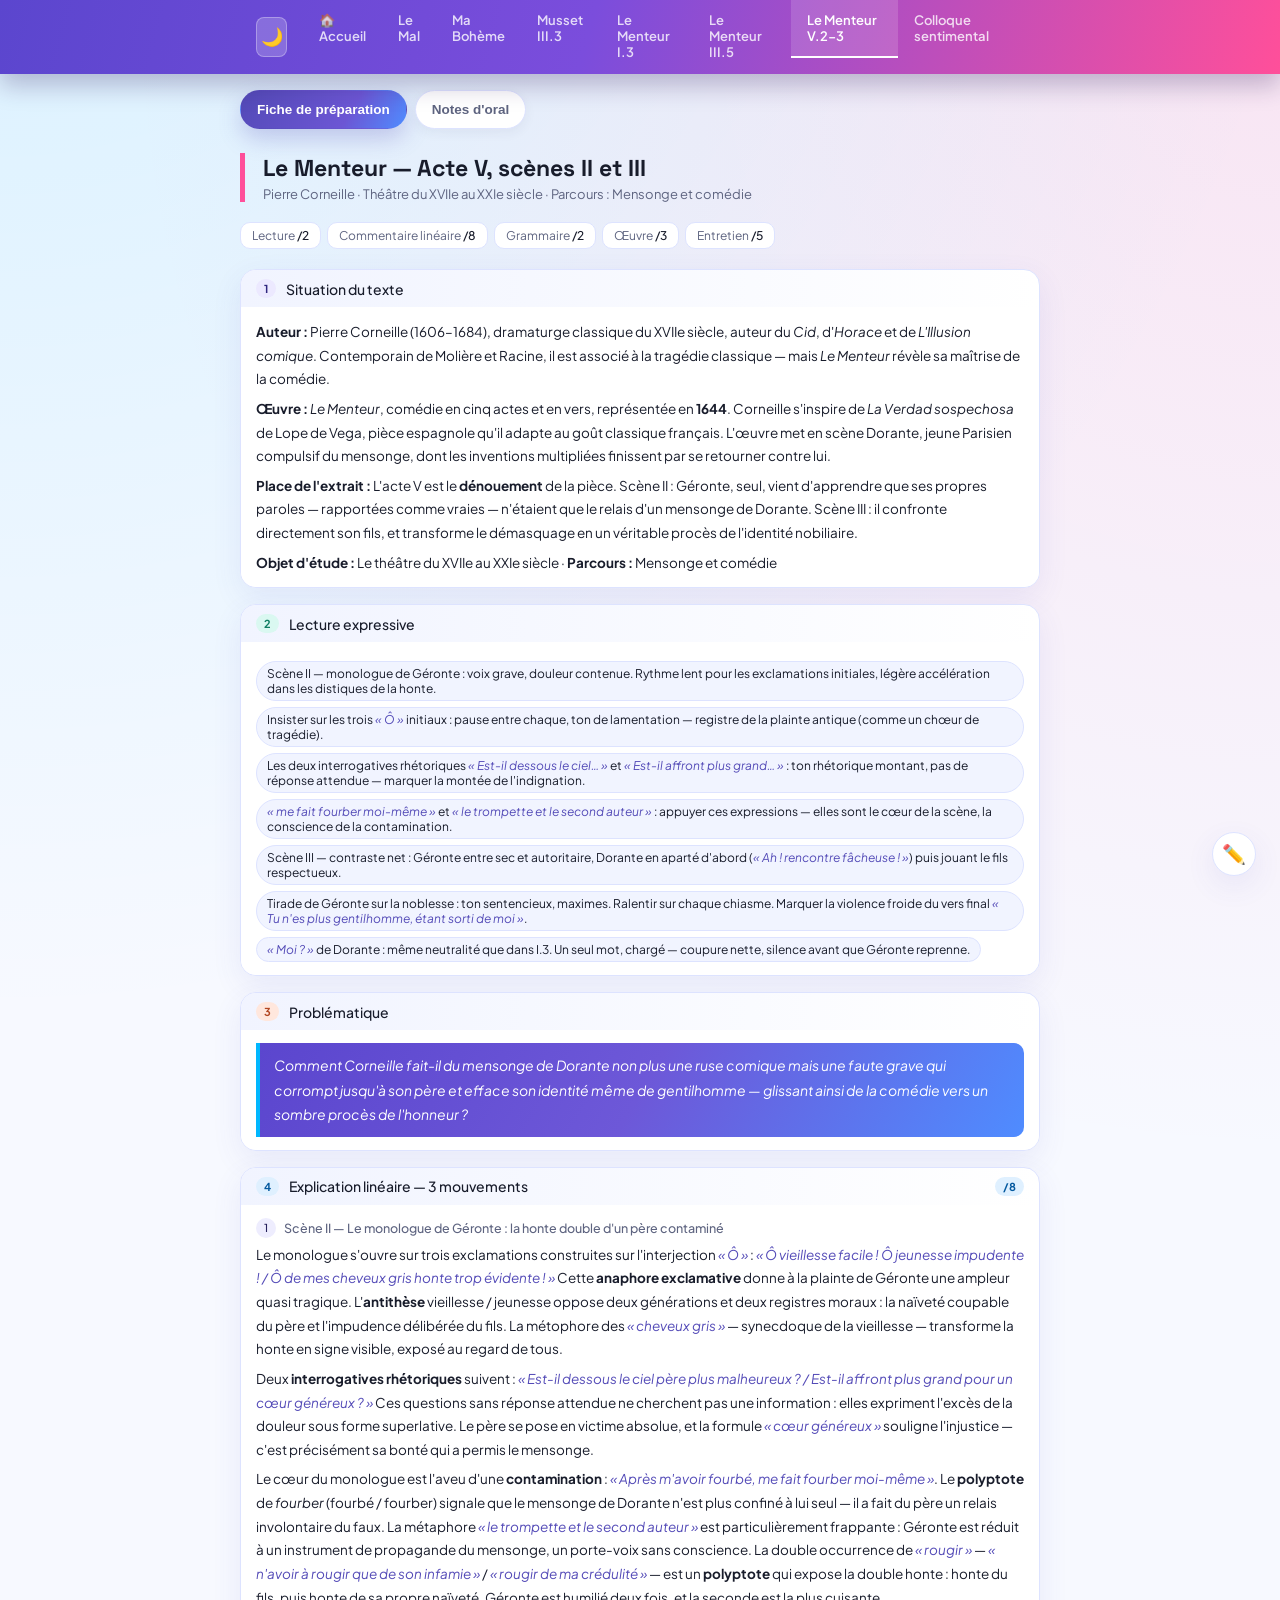
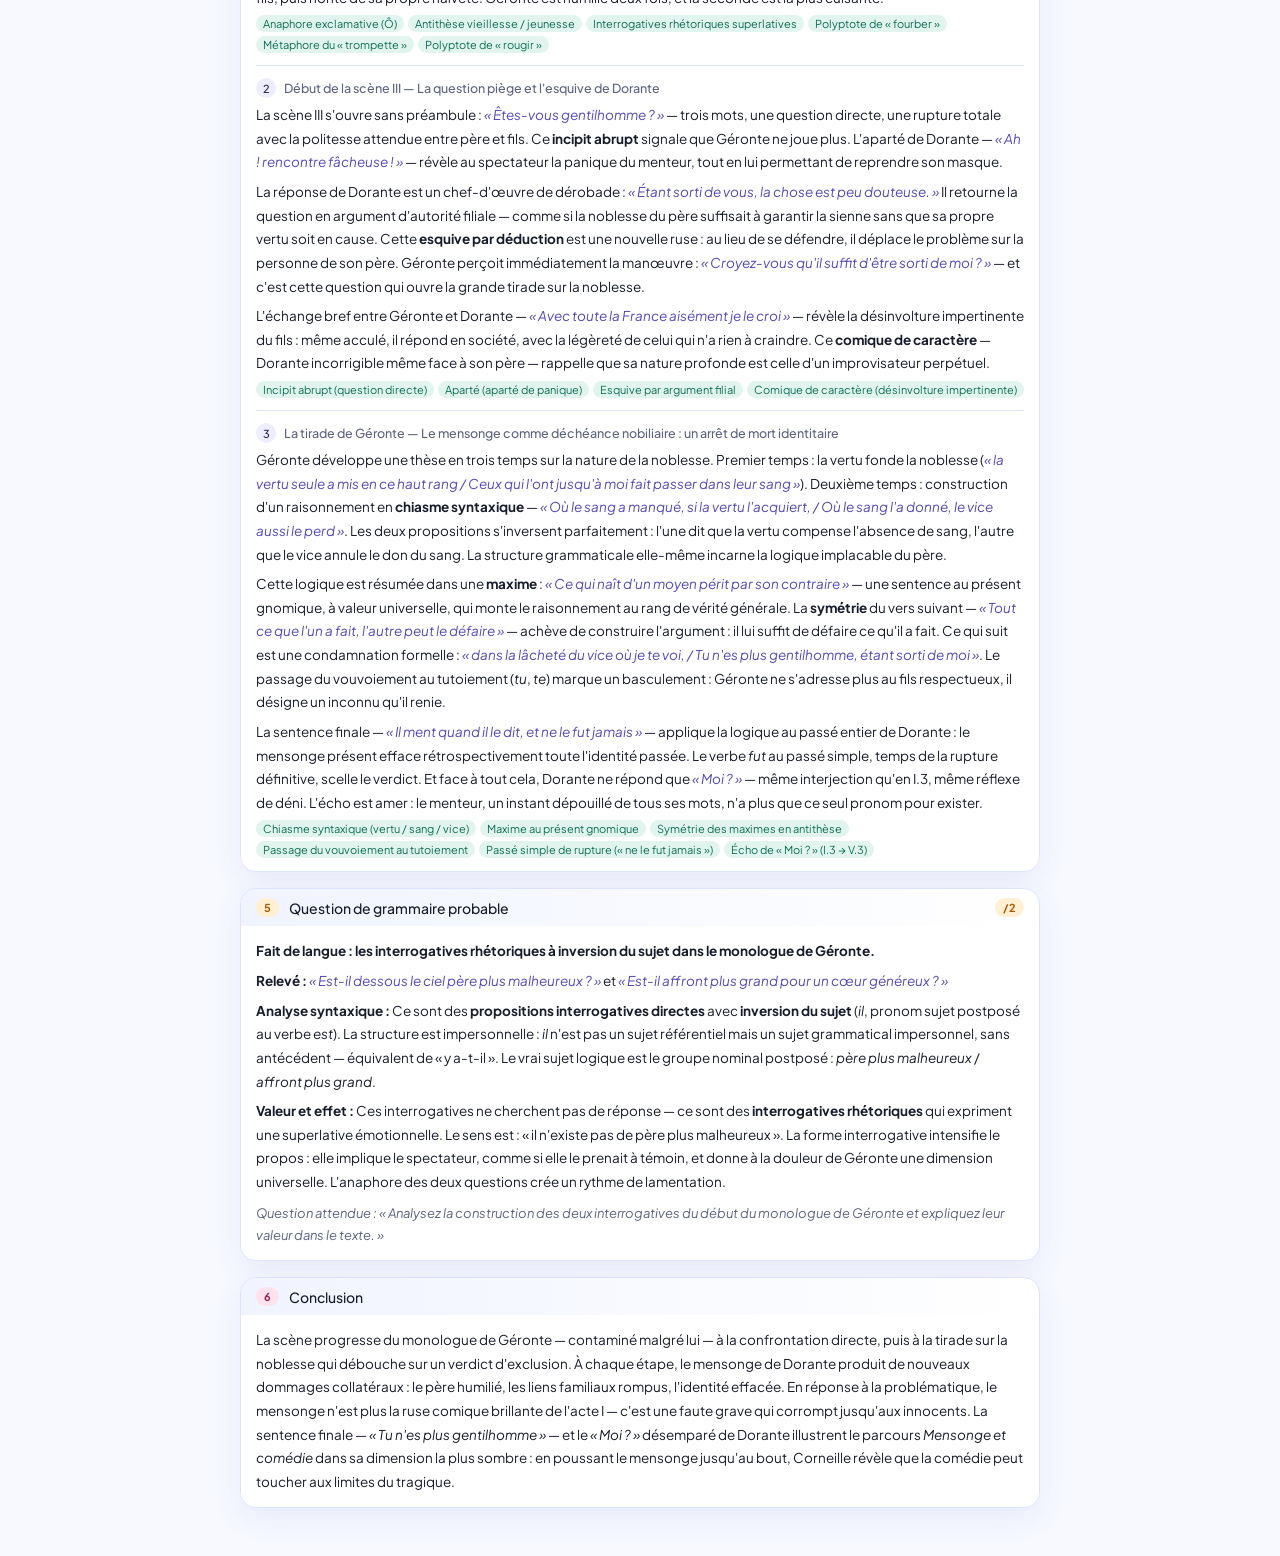
<file: fiche_menteur_V23_v2.html>
<!DOCTYPE html>
<html lang="fr">
<head>
  <meta charset="UTF-8">
  <meta name="viewport" content="width=device-width, initial-scale=1.0">
  <title>Fiches de Lecture</title>
  <link rel="stylesheet" href="styles.css">
</head>
<body>

<div class="global-nav">
  <div class="nav-container">
    <button class="dark-mode-toggle" id="dark-mode-btn" title="Activer le mode sombre">🌙</button>
    <ul class="nav-links"></ul>
  </div>
</div>

<div class="app">
  <div class="tabs">
    <button class="tab active" onclick="switchTab('fiche',this)">Fiche de préparation</button>
    <button class="tab" onclick="switchTab('notes',this)">Notes d'oral</button>
  </div>

  <!-- ===== PANEL FICHE ===== -->
  <div class="panel active" id="panel-fiche">

    <div class="header">
      <h1>Le Menteur — Acte V, scènes II et III</h1>
      <p>Pierre Corneille · Théâtre du XVIIe au XXIe siècle · Parcours : Mensonge et comédie</p>
    </div>

    <div class="barème">
      <div class="pt">Lecture <span>/2</span></div>
      <div class="pt">Commentaire linéaire <span>/8</span></div>
      <div class="pt">Grammaire <span>/2</span></div>
      <div class="pt">Œuvre <span>/3</span></div>
      <div class="pt">Entretien <span>/5</span></div>
    </div>

    <!-- SECTION 1 -->
    <div class="section">
      <div class="sec-head"><span class="badge b-purple">1</span><h2>Situation du texte</h2></div>
      <div class="sec-body">
        <p><strong>Auteur :</strong> Pierre Corneille (1606–1684), dramaturge classique du XVIIe siècle, auteur du <em>Cid</em>, d'<em>Horace</em> et de <em>L'Illusion comique</em>. Contemporain de Molière et Racine, il est associé à la tragédie classique — mais <em>Le Menteur</em> révèle sa maîtrise de la comédie.</p>
        <p><strong>Œuvre :</strong> <em>Le Menteur</em>, comédie en cinq actes et en vers, représentée en <strong>1644</strong>. Corneille s'inspire de <em>La Verdad sospechosa</em> de Lope de Vega, pièce espagnole qu'il adapte au goût classique français. L'œuvre met en scène Dorante, jeune Parisien compulsif du mensonge, dont les inventions multipliées finissent par se retourner contre lui.</p>
        <p><strong>Place de l'extrait :</strong> L'acte V est le <strong>dénouement</strong> de la pièce. Scène II : Géronte, seul, vient d'apprendre que ses propres paroles — rapportées comme vraies — n'étaient que le relais d'un mensonge de Dorante. Scène III : il confronte directement son fils, et transforme le démasquage en un véritable procès de l'identité nobiliaire.</p>
        <p><strong>Objet d'étude :</strong> Le théâtre du XVIIe au XXIe siècle · <strong>Parcours :</strong> Mensonge et comédie</p>
      </div>
    </div>

    <!-- SECTION 2 -->
    <div class="section">
      <div class="sec-head"><span class="badge b-teal">2</span><h2>Lecture expressive</h2></div>
      <div class="sec-body">
        <div class="diction">
          <div class="diction-tag">Scène II — monologue de Géronte : voix grave, douleur contenue. Rythme lent pour les exclamations initiales, légère accélération dans les distiques de la honte.</div>
          <div class="diction-tag">Insister sur les trois <span class="cite">« Ô »</span> initiaux : pause entre chaque, ton de lamentation — registre de la plainte antique (comme un chœur de tragédie).</div>
          <div class="diction-tag">Les deux interrogatives rhétoriques <span class="cite">« Est-il dessous le ciel… »</span> et <span class="cite">« Est-il affront plus grand… »</span> : ton rhétorique montant, pas de réponse attendue — marquer la montée de l'indignation.</div>
          <div class="diction-tag"><span class="cite">« me fait fourber moi-même »</span> et <span class="cite">« le trompette et le second auteur »</span> : appuyer ces expressions — elles sont le cœur de la scène, la conscience de la contamination.</div>
          <div class="diction-tag">Scène III — contraste net : Géronte entre sec et autoritaire, Dorante en aparté d'abord (<span class="cite">« Ah ! rencontre fâcheuse ! »</span>) puis jouant le fils respectueux.</div>
          <div class="diction-tag">Tirade de Géronte sur la noblesse : ton sentencieux, maximes. Ralentir sur chaque chiasme. Marquer la violence froide du vers final <span class="cite">« Tu n'es plus gentilhomme, étant sorti de moi »</span>.</div>
          <div class="diction-tag"><span class="cite">« Moi ? »</span> de Dorante : même neutralité que dans I.3. Un seul mot, chargé — coupure nette, silence avant que Géronte reprenne.</div>
        </div>
      </div>
    </div>

    <!-- SECTION 3 -->
    <div class="section">
      <div class="sec-head"><span class="badge b-coral">3</span><h2>Problématique</h2></div>
      <div class="sec-body">
        <div class="pb">Comment Corneille fait-il du mensonge de Dorante non plus une ruse comique mais une faute grave qui corrompt jusqu'à son père et efface son identité même de gentilhomme — glissant ainsi de la comédie vers un sombre procès de l'honneur ?</div>
      </div>
    </div>

    <!-- SECTION 4 -->
    <div class="section">
      <div class="sec-head"><span class="badge b-blue">4</span><h2>Explication linéaire — 3 mouvements</h2><span class="badge b-blue ml-auto">/8</span></div>
      <div class="sec-body">

        <div class="mouvement">
          <div class="mv-title"><div class="mv-num">1</div>Scène II — Le monologue de Géronte : la honte double d'un père contaminé</div>
          <p>Le monologue s'ouvre sur trois exclamations construites sur l'interjection <span class="cite">« Ô »</span> : <span class="cite">« Ô vieillesse facile ! Ô jeunesse impudente ! / Ô de mes cheveux gris honte trop évidente ! »</span> Cette <strong>anaphore exclamative</strong> donne à la plainte de Géronte une ampleur quasi tragique. L'<strong>antithèse</strong> vieillesse / jeunesse oppose deux générations et deux registres moraux : la naïveté coupable du père et l'impudence délibérée du fils. La métophore des <span class="cite">« cheveux gris »</span> — synecdoque de la vieillesse — transforme la honte en signe visible, exposé au regard de tous.</p>
          <p>Deux <strong>interrogatives rhétoriques</strong> suivent : <span class="cite">« Est-il dessous le ciel père plus malheureux ? / Est-il affront plus grand pour un cœur généreux ? »</span> Ces questions sans réponse attendue ne cherchent pas une information : elles expriment l'excès de la douleur sous forme superlative. Le père se pose en victime absolue, et la formule <span class="cite">« cœur généreux »</span> souligne l'injustice — c'est précisément sa bonté qui a permis le mensonge.</p>
          <p>Le cœur du monologue est l'aveu d'une <strong>contamination</strong> : <span class="cite">« Après m'avoir fourbé, me fait fourber moi-même »</span>. Le <strong>polyptote</strong> de <em>fourber</em> (fourbé / fourber) signale que le mensonge de Dorante n'est plus confiné à lui seul — il a fait du père un relais involontaire du faux. La métaphore <span class="cite">« le trompette et le second auteur »</span> est particulièrement frappante : Géronte est réduit à un instrument de propagande du mensonge, un porte-voix sans conscience. La double occurrence de <span class="cite">« rougir »</span> — <span class="cite">« n'avoir à rougir que de son infamie »</span> / <span class="cite">« rougir de ma crédulité »</span> — est un <strong>polyptote</strong> qui expose la double honte : honte du fils, puis honte de sa propre naïveté. Géronte est humilié deux fois, et la seconde est la plus cuisante.</p>
          <div class="tags">
            <span class="procede">Anaphore exclamative (Ô)</span>
            <span class="procede">Antithèse vieillesse / jeunesse</span>
            <span class="procede">Interrogatives rhétoriques superlatives</span>
            <span class="procede">Polyptote de « fourber »</span>
            <span class="procede">Métaphore du « trompette »</span>
            <span class="procede">Polyptote de « rougir »</span>
          </div>
        </div>

        <div class="mouvement">
          <div class="mv-title"><div class="mv-num">2</div>Début de la scène III — La question piège et l'esquive de Dorante</div>
          <p>La scène III s'ouvre sans préambule : <span class="cite">« Êtes-vous gentilhomme ? »</span> — trois mots, une question directe, une rupture totale avec la politesse attendue entre père et fils. Ce <strong>incipit abrupt</strong> signale que Géronte ne joue plus. L'aparté de Dorante — <span class="cite">« Ah ! rencontre fâcheuse ! »</span> — révèle au spectateur la panique du menteur, tout en lui permettant de reprendre son masque.</p>
          <p>La réponse de Dorante est un chef-d'œuvre de dérobade : <span class="cite">« Étant sorti de vous, la chose est peu douteuse. »</span> Il retourne la question en argument d'autorité filiale — comme si la noblesse du père suffisait à garantir la sienne sans que sa propre vertu soit en cause. Cette <strong>esquive par déduction</strong> est une nouvelle ruse : au lieu de se défendre, il déplace le problème sur la personne de son père. Géronte perçoit immédiatement la manœuvre : <span class="cite">« Croyez-vous qu'il suffit d'être sorti de moi ? »</span> — et c'est cette question qui ouvre la grande tirade sur la noblesse.</p>
          <p>L'échange bref entre Géronte et Dorante — <span class="cite">« Avec toute la France aisément je le croi »</span> — révèle la désinvolture impertinente du fils : même acculé, il répond en société, avec la légèreté de celui qui n'a rien à craindre. Ce <strong>comique de caractère</strong> — Dorante incorrigible même face à son père — rappelle que sa nature profonde est celle d'un improvisateur perpétuel.</p>
          <div class="tags">
            <span class="procede">Incipit abrupt (question directe)</span>
            <span class="procede">Aparté (aparté de panique)</span>
            <span class="procede">Esquive par argument filial</span>
            <span class="procede">Comique de caractère (désinvolture impertinente)</span>
          </div>
        </div>

        <div class="mouvement">
          <div class="mv-title"><div class="mv-num">3</div>La tirade de Géronte — Le mensonge comme déchéance nobiliaire : un arrêt de mort identitaire</div>
          <p>Géronte développe une thèse en trois temps sur la nature de la noblesse. Premier temps : la vertu fonde la noblesse (<span class="cite">« la vertu seule a mis en ce haut rang / Ceux qui l'ont jusqu'à moi fait passer dans leur sang »</span>). Deuxième temps : construction d'un raisonnement en <strong>chiasme syntaxique</strong> — <span class="cite">« Où le sang a manqué, si la vertu l'acquiert, / Où le sang l'a donné, le vice aussi le perd »</span>. Les deux propositions s'inversent parfaitement : l'une dit que la vertu compense l'absence de sang, l'autre que le vice annule le don du sang. La structure grammaticale elle-même incarne la logique implacable du père.</p>
          <p>Cette logique est résumée dans une <strong>maxime</strong> : <span class="cite">« Ce qui naît d'un moyen périt par son contraire »</span> — une sentence au présent gnomique, à valeur universelle, qui monte le raisonnement au rang de vérité générale. La <strong>symétrie</strong> du vers suivant — <span class="cite">« Tout ce que l'un a fait, l'autre peut le défaire »</span> — achève de construire l'argument : il lui suffit de défaire ce qu'il a fait. Ce qui suit est une condamnation formelle : <span class="cite">« dans la lâcheté du vice où je te voi, / Tu n'es plus gentilhomme, étant sorti de moi »</span>. Le passage du vouvoiement au tutoiement (<em>tu</em>, <em>te</em>) marque un basculement : Géronte ne s'adresse plus au fils respectueux, il désigne un inconnu qu'il renie.</p>
          <p>La sentence finale — <span class="cite">« Il ment quand il le dit, et ne le fut jamais »</span> — applique la logique au passé entier de Dorante : le mensonge présent efface rétrospectivement toute l'identité passée. Le verbe <em>fut</em> au passé simple, temps de la rupture définitive, scelle le verdict. Et face à tout cela, Dorante ne répond que <span class="cite">« Moi ? »</span> — même interjection qu'en I.3, même réflexe de déni. L'écho est amer : le menteur, un instant dépouillé de tous ses mots, n'a plus que ce seul pronom pour exister.</p>
          <div class="tags">
            <span class="procede">Chiasme syntaxique (vertu / sang / vice)</span>
            <span class="procede">Maxime au présent gnomique</span>
            <span class="procede">Symétrie des maximes en antithèse</span>
            <span class="procede">Passage du vouvoiement au tutoiement</span>
            <span class="procede">Passé simple de rupture (« ne le fut jamais »)</span>
            <span class="procede">Écho de « Moi ? » (I.3 → V.3)</span>
          </div>
        </div>

      </div>
    </div>

    <!-- SECTION 5 -->
    <div class="section">
      <div class="sec-head"><span class="badge b-amber">5</span><h2>Question de grammaire probable</h2><span class="badge b-amber ml-auto">/2</span></div>
      <div class="sec-body">
        <p><strong>Fait de langue : les interrogatives rhétoriques à inversion du sujet dans le monologue de Géronte.</strong></p>
        <p><strong>Relevé :</strong> <span class="cite">« Est-il dessous le ciel père plus malheureux ? »</span> et <span class="cite">« Est-il affront plus grand pour un cœur généreux ? »</span></p>
        <p><strong>Analyse syntaxique :</strong> Ce sont des <strong>propositions interrogatives directes</strong> avec <strong>inversion du sujet</strong> (<em>il</em>, pronom sujet postposé au verbe <em>est</em>). La structure est impersonnelle : <em>il</em> n'est pas un sujet référentiel mais un sujet grammatical impersonnel, sans antécédent — équivalent de « y a-t-il ». Le vrai sujet logique est le groupe nominal postposé : <em>père plus malheureux</em> / <em>affront plus grand</em>.</p>
        <p><strong>Valeur et effet :</strong> Ces interrogatives ne cherchent pas de réponse — ce sont des <strong>interrogatives rhétoriques</strong> qui expriment une superlative émotionnelle. Le sens est : « il n'existe pas de père plus malheureux ». La forme interrogative intensifie le propos : elle implique le spectateur, comme si elle le prenait à témoin, et donne à la douleur de Géronte une dimension universelle. L'anaphore des deux questions crée un rythme de lamentation.</p>
        <p style="margin-top:8px;font-style:italic;color:var(--text-secondary);font-size:13px;">Question attendue : « Analysez la construction des deux interrogatives du début du monologue de Géronte et expliquez leur valeur dans le texte. »</p>
      </div>
    </div>

    <!-- SECTION 6 -->
    <div class="section">
      <div class="sec-head"><span class="badge b-pink">6</span><h2>Conclusion</h2></div>
      <div class="sec-body">
        <p>La scène progresse du monologue de Géronte — contaminé malgré lui — à la confrontation directe, puis à la tirade sur la noblesse qui débouche sur un verdict d'exclusion. À chaque étape, le mensonge de Dorante produit de nouveaux dommages collatéraux : le père humilié, les liens familiaux rompus, l'identité effacée. En réponse à la problématique, le mensonge n'est plus la ruse comique brillante de l'acte I — c'est une faute grave qui corrompt jusqu'aux innocents. La sentence finale — <em>« Tu n'es plus gentilhomme »</em> — et le <em>« Moi ? »</em> désemparé de Dorante illustrent le parcours <em>Mensonge et comédie</em> dans sa dimension la plus sombre : en poussant le mensonge jusqu'au bout, Corneille révèle que la comédie peut toucher aux limites du tragique.</p>
      </div>
    </div>

  </div>

  <!-- ===== PANEL NOTES ===== -->
  <div class="panel" id="panel-notes">
    <div class="notes-header">
      <h2>Notes d'oral — Le Menteur V.2–3</h2>
      <button class="export-btn" onclick="exportPDF()">
        <svg width="14" height="14" viewBox="0 0 24 24" fill="none" stroke="currentColor" stroke-width="2"><path d="M21 15v4a2 2 0 0 1-2 2H5a2 2 0 0 1-2-2v-4"/><polyline points="7 10 12 15 17 10"/><line x1="12" y1="15" x2="12" y2="3"/></svg>
        Exporter en PDF
      </button>
    </div>
    <div class="notes-meta">Corneille · <em>Le Menteur</em> · 1644 · Acte V, scènes II–III · Parcours : <em>Mensonge et comédie</em></div>

    <div class="note-block nb-purple">
      <h3>Situation — 30 secondes</h3>
      <div class="note-line"><div class="bullet"></div><p>Corneille · <span class="note-kw">Le Menteur</span> · 1644 · inspiré de Lope de Vega</p></div>
      <div class="note-line"><div class="bullet"></div><p>Acte V = <span class="note-kw">dénouement</span> · Géronte découvert complice involontaire des mensonges · confronte Dorante</p></div>
      <div class="note-line"><div class="bullet"></div><p>Parcours : <span class="note-kw">Mensonge et comédie</span> · Théâtre XVIIe–XXIe</p></div>
    </div>

    <div class="note-block nb-coral">
      <h3>Problématique</h3>
      <div class="note-line"><div class="bullet"></div><p><em>Le mensonge : plus une ruse comique mais une faute qui <span class="note-kw">corrompt le père</span> et <span class="note-kw">efface l'identité</span> → glissement vers le procès de l'honneur</em></p></div>
    </div>

    <div class="note-block nb-teal">
      <h3>Diction</h3>
      <div class="note-line"><div class="bullet"></div><p>Sc. II : voix grave, lente · 3 <span class="note-cite">« Ô »</span> avec pauses · interrogatives = montée d'indignation</p></div>
      <div class="note-line"><div class="bullet"></div><p>Sc. III : Géronte sec et froid · Dorante désinvolte → contraste de registre</p></div>
      <div class="note-line"><div class="bullet"></div><p>Tirade : maximes = ralentir · <span class="note-cite">« Tu n'es plus gentilhomme »</span> = verdict · <span class="note-cite">« Moi ? »</span> = rupture, silence</p></div>
    </div>

    <div class="note-block nb-blue">
      <h3>Mouvement 1 · Monologue de Géronte</h3>
      <div class="note-line"><div class="bullet"></div><p>Anaphore <span class="note-cite">« Ô »</span> + antithèse vieillesse/jeunesse → plainte quasi tragique</p></div>
      <div class="note-line"><div class="bullet"></div><p>Interrogatives rhétoriques → <span class="note-kw">superlative de la douleur</span>, Géronte victime absolue</p></div>
      <div class="note-line"><div class="bullet"></div><p>Polyptote <span class="note-cite">fourber/fourbé</span> → <span class="note-kw">contamination</span> · père rendu complice malgré lui</p></div>
      <div class="note-line"><div class="bullet"></div><p>Métaphore <span class="note-cite">« trompette et second auteur »</span> → réduit à porte-voix du mensonge</p></div>
      <div class="note-line"><div class="bullet"></div><p>Polyptote <span class="note-cite">rougir</span> → double honte : infamie du fils + naïveté propre</p></div>
    </div>

    <div class="note-block nb-amber">
      <h3>Mouvement 2 · Question piège + esquive</h3>
      <div class="note-line"><div class="bullet"></div><p><span class="note-cite">« Êtes-vous gentilhomme ? »</span> → incipit abrupt, rupture du respect filial</p></div>
      <div class="note-line"><div class="bullet"></div><p>Aparté <span class="note-cite">« rencontre fâcheuse »</span> → panique visible du menteur</p></div>
      <div class="note-line"><div class="bullet"></div><p>Réponse de Dorante = <span class="note-kw">esquive par filiation</span> · retourne la question sans se défendre</p></div>
      <div class="note-line"><div class="bullet"></div><p>Désinvolture <span class="note-cite">« avec toute la France »</span> → <span class="note-kw">comique de caractère</span> · incorrigible</p></div>
    </div>

    <div class="note-block nb-pink">
      <h3>Mouvement 3 · Tirade sur la noblesse</h3>
      <div class="note-line"><div class="bullet"></div><p>Chiasme syntaxique : vertu acquiert / vice perd → <span class="note-kw">logique implacable</span></p></div>
      <div class="note-line"><div class="bullet"></div><p>Maxime gnomique <span class="note-cite">« Ce qui naît d'un moyen périt par son contraire »</span> → vérité universelle</p></div>
      <div class="note-line"><div class="bullet"></div><p>Tutoiement soudain (<span class="note-cite">« tu »</span>, <span class="note-cite">« te »</span>) → rupture du lien père-fils</p></div>
      <div class="note-line"><div class="bullet"></div><p>Passé simple <span class="note-cite">« ne le fut jamais »</span> → mensonge <span class="note-kw">efface l'identité entière</span> rétrospectivement</p></div>
      <div class="note-line"><div class="bullet"></div><p><span class="note-cite">« Moi ? »</span> → écho de I.3 · le menteur sans mots · <span class="note-kw">fissure du personnage</span></p></div>
    </div>

    <div class="note-block nb-teal">
      <h3>Grammaire — interrogatives rhétoriques ⚠</h3>
      <div class="note-line"><div class="bullet"></div><p>Nature : <span class="note-kw">interrogatives directes</span> à inversion du sujet · structure impersonnelle (<em>il</em> = sujet grammatical)</p></div>
      <div class="note-line"><div class="bullet"></div><p>Valeur : <span class="note-kw">rhétorique</span> (pas de réponse attendue) → superlative émotionnelle · prend le spectateur à témoin</p></div>
      <div class="note-line"><div class="bullet"></div><p>Anaphore des deux questions → rythme de lamentation / registre quasi tragique</p></div>
    </div>

    <div class="note-block nb-purple">
      <h3>Conclusion — à dire en 1 min</h3>
      <div class="note-line"><div class="bullet"></div><p>Progression : père contaminé → confrontation → verdict d'exclusion · chaque étape = <span class="note-kw">nouveaux dommages collatéraux</span></p></div>
      <div class="note-line"><div class="bullet"></div><p>Réponse à la pb : le mensonge n'est plus une ruse comique → faute grave qui corrompt et efface l'identité</p></div>
      <div class="note-line"><div class="bullet"></div><p><span class="note-kw">Mensonge et comédie</span> → frontière comédie/tragique : <span class="note-cite">« Tu n'es plus gentilhomme »</span> + <span class="note-cite">« Moi ? »</span> = le menteur sans mots</p></div>
    </div>

  </div>
</div>

<script src="script.js"></script>
<script src="admin.js"></script>
</body>
</html>
</file>
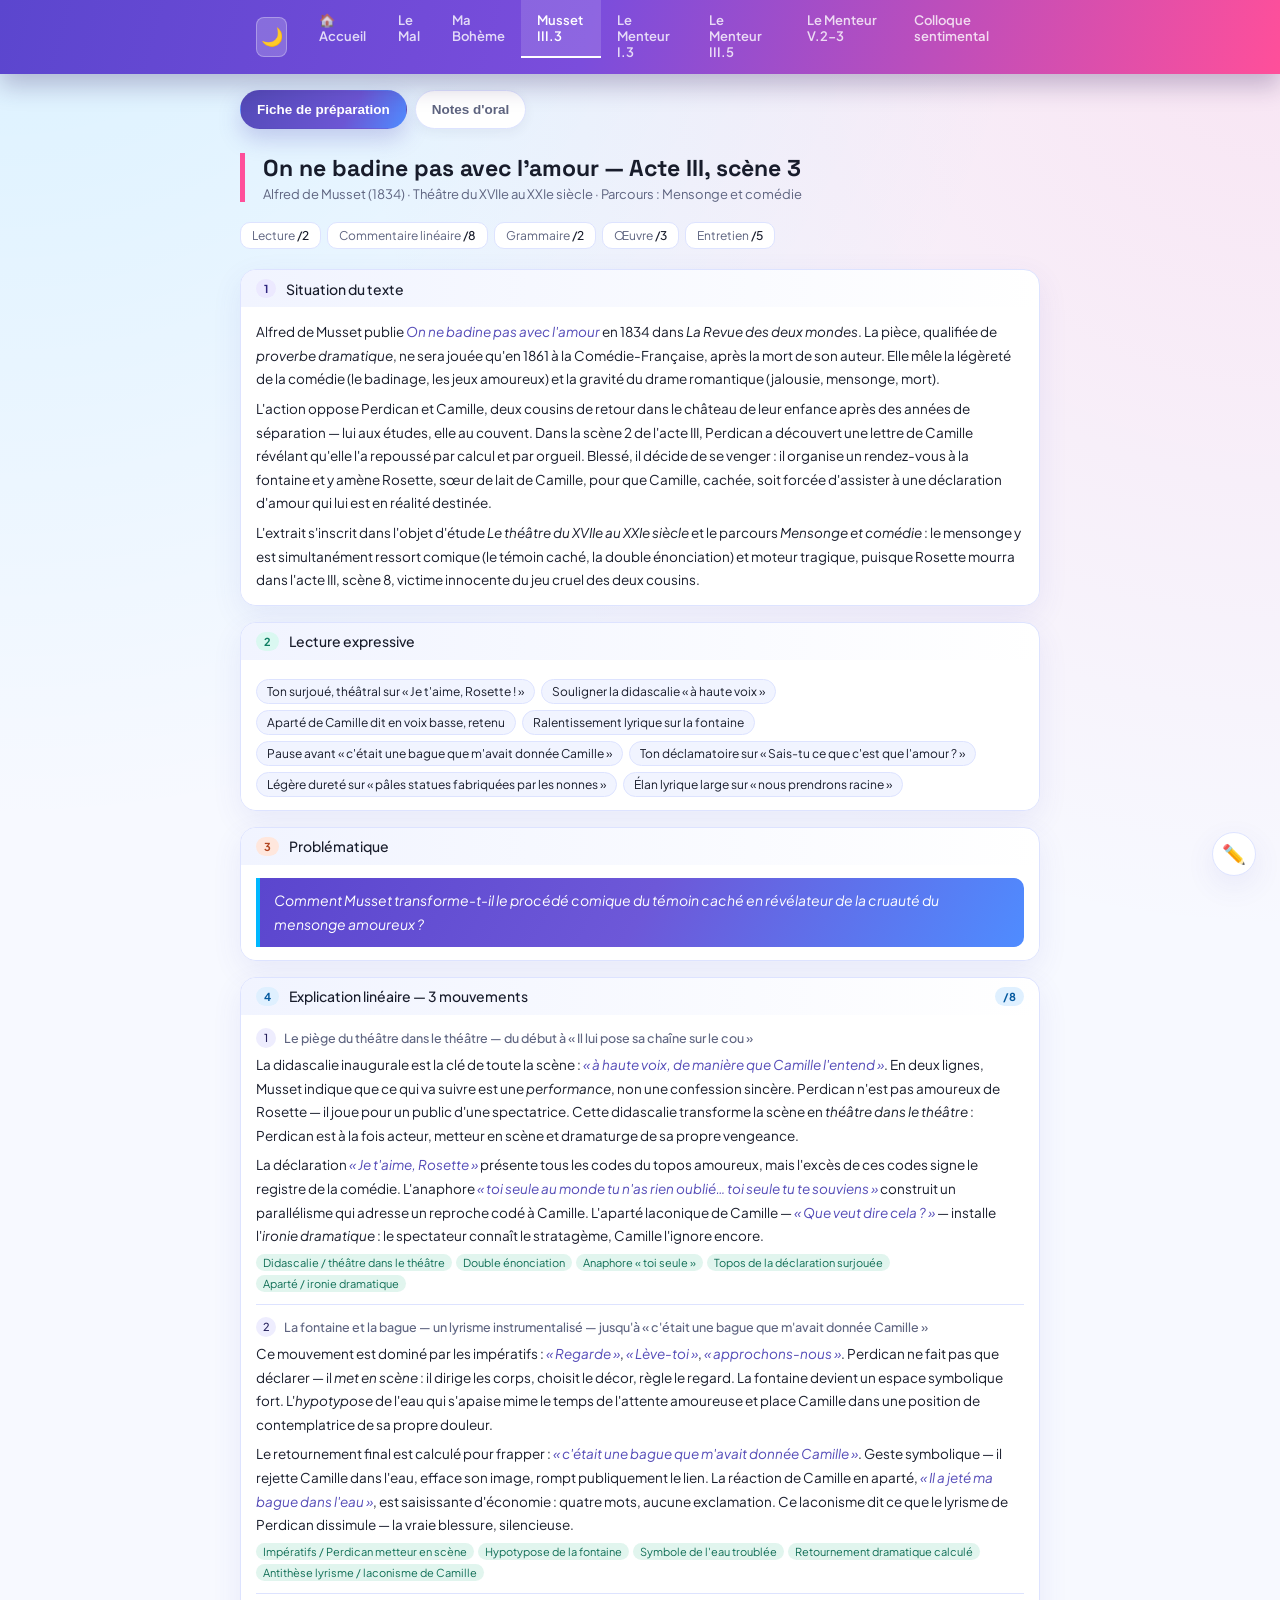
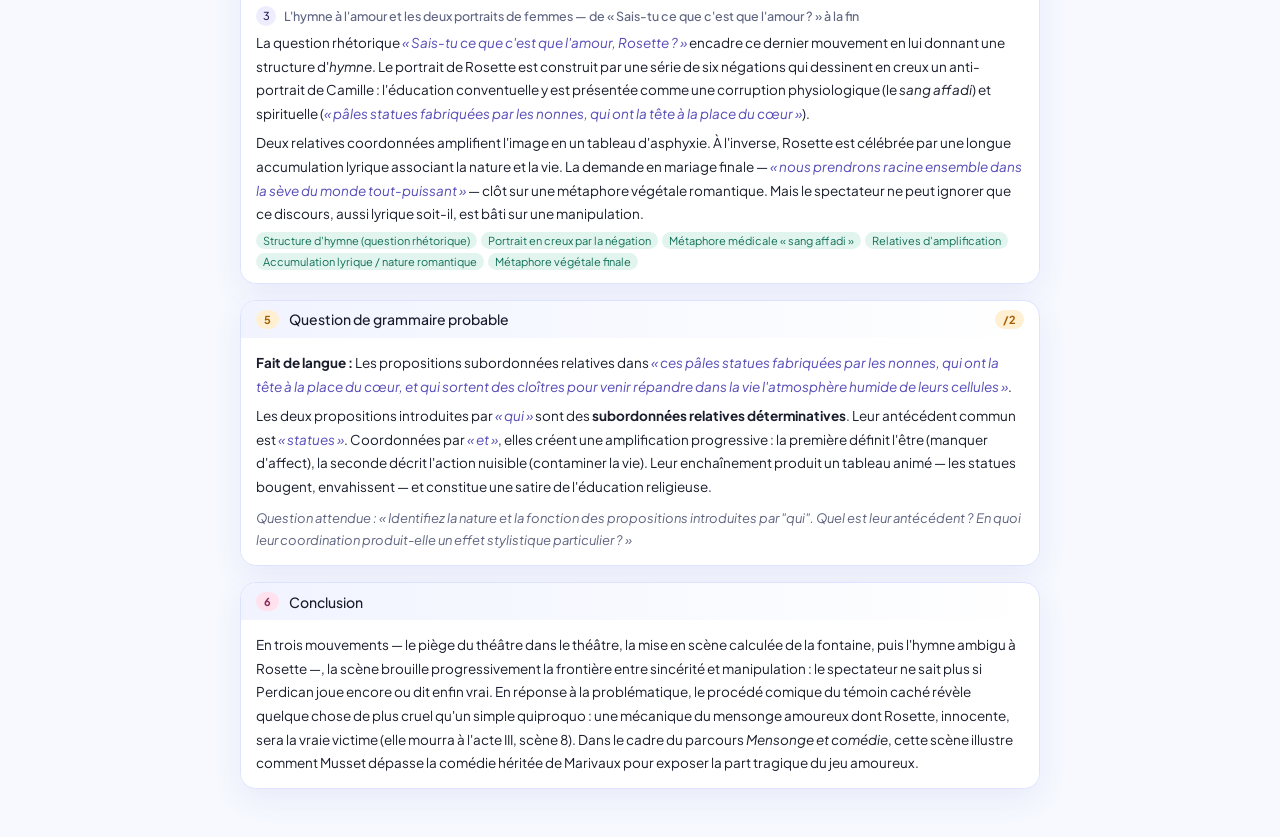
<file: fiche_musset_III3_temoin_cache_v2.html>
<!DOCTYPE html>
<html lang="fr">
<head>
  <meta charset="UTF-8">
  <meta name="viewport" content="width=device-width, initial-scale=1.0">
  <title>Fiches de Lecture</title>
  <link rel="stylesheet" href="styles.css">
</head>
<body>

<div class="global-nav">
  <div class="nav-container">
    <button class="dark-mode-toggle" id="dark-mode-btn" title="Activer le mode sombre">🌙</button>
    <ul class="nav-links"></ul>
  </div>
</div>

<div class="app">
  <div class="tabs">
    <button class="tab active" onclick="switchTab('fiche',this)">Fiche de préparation</button>
    <button class="tab" onclick="switchTab('notes',this)">Notes d'oral</button>
  </div>

  <!-- ===== PANEL FICHE ===== -->
  <div class="panel active" id="panel-fiche">

    <div class="header">
      <h1>On ne badine pas avec l'amour — Acte III, scène 3</h1>
      <p>Alfred de Musset (1834) · Théâtre du XVIIe au XXIe siècle · Parcours : Mensonge et comédie</p>
    </div>

    <div class="barème">
      <div class="pt">Lecture <span>/2</span></div>
      <div class="pt">Commentaire linéaire <span>/8</span></div>
      <div class="pt">Grammaire <span>/2</span></div>
      <div class="pt">Œuvre <span>/3</span></div>
      <div class="pt">Entretien <span>/5</span></div>
    </div>

    <div class="section">
      <div class="sec-head"><span class="badge b-purple">1</span><h2>Situation du texte</h2></div>
      <div class="sec-body">
        <p>Alfred de Musset publie <span class="cite">On ne badine pas avec l'amour</span> en 1834 dans <em>La Revue des deux mondes</em>. La pièce, qualifiée de <em>proverbe dramatique</em>, ne sera jouée qu'en 1861 à la Comédie-Française, après la mort de son auteur. Elle mêle la légèreté de la comédie (le badinage, les jeux amoureux) et la gravité du drame romantique (jalousie, mensonge, mort).</p>
        <p>L'action oppose Perdican et Camille, deux cousins de retour dans le château de leur enfance après des années de séparation — lui aux études, elle au couvent. Dans la scène 2 de l'acte III, Perdican a découvert une lettre de Camille révélant qu'elle l'a repoussé par calcul et par orgueil. Blessé, il décide de se venger : il organise un rendez-vous à la fontaine et y amène Rosette, sœur de lait de Camille, pour que Camille, cachée, soit forcée d'assister à une déclaration d'amour qui lui est en réalité destinée.</p>
        <p>L'extrait s'inscrit dans l'objet d'étude <em>Le théâtre du XVIIe au XXIe siècle</em> et le parcours <em>Mensonge et comédie</em> : le mensonge y est simultanément ressort comique (le témoin caché, la double énonciation) et moteur tragique, puisque Rosette mourra dans l'acte III, scène 8, victime innocente du jeu cruel des deux cousins.</p>
      </div>
    </div>

    <div class="section">
      <div class="sec-head"><span class="badge b-teal">2</span><h2>Lecture expressive</h2></div>
      <div class="sec-body">
        <div class="diction">
          <div class="diction-tag">Ton surjoué, théâtral sur « Je t'aime, Rosette ! »</div>
          <div class="diction-tag">Souligner la didascalie « à haute voix »</div>
          <div class="diction-tag">Aparté de Camille dit en voix basse, retenu</div>
          <div class="diction-tag">Ralentissement lyrique sur la fontaine</div>
          <div class="diction-tag">Pause avant « c'était une bague que m'avait donnée Camille »</div>
          <div class="diction-tag">Ton déclamatoire sur « Sais-tu ce que c'est que l'amour ? »</div>
          <div class="diction-tag">Légère dureté sur « pâles statues fabriquées par les nonnes »</div>
          <div class="diction-tag">Élan lyrique large sur « nous prendrons racine »</div>
        </div>
      </div>
    </div>

    <div class="section">
      <div class="sec-head"><span class="badge b-coral">3</span><h2>Problématique</h2></div>
      <div class="sec-body">
        <div class="pb">Comment Musset transforme-t-il le procédé comique du témoin caché en révélateur de la cruauté du mensonge amoureux ?</div>
      </div>
    </div>

    <div class="section">
      <div class="sec-head"><span class="badge b-blue">4</span><h2>Explication linéaire — 3 mouvements</h2><span class="badge b-blue ml-auto">/8</span></div>
      <div class="sec-body">

        <div class="mouvement">
          <div class="mv-title"><div class="mv-num">1</div>Le piège du théâtre dans le théâtre — du début à « Il lui pose sa chaîne sur le cou »</div>
          <p>La didascalie inaugurale est la clé de toute la scène : <span class="cite">« à haute voix, de manière que Camille l'entend »</span>. En deux lignes, Musset indique que ce qui va suivre est une <em>performance</em>, non une confession sincère. Perdican n'est pas amoureux de Rosette — il joue pour un public d'une spectatrice. Cette didascalie transforme la scène en <em>théâtre dans le théâtre</em> : Perdican est à la fois acteur, metteur en scène et dramaturge de sa propre vengeance.</p>
          <p>La déclaration <span class="cite">« Je t'aime, Rosette »</span> présente tous les codes du topos amoureux, mais l'excès de ces codes signe le registre de la comédie. L'anaphore <span class="cite">« toi seule au monde tu n'as rien oublié… toi seule tu te souviens »</span> construit un parallélisme qui adresse un reproche codé à Camille. L'aparté laconique de Camille — <span class="cite">« Que veut dire cela ? »</span> — installe l'<em>ironie dramatique</em> : le spectateur connaît le stratagème, Camille l'ignore encore.</p>
          <div class="tags">
            <span class="procede">Didascalie / théâtre dans le théâtre</span>
            <span class="procede">Double énonciation</span>
            <span class="procede">Anaphore « toi seule »</span>
            <span class="procede">Topos de la déclaration surjouée</span>
            <span class="procede">Aparté / ironie dramatique</span>
          </div>
        </div>

        <div class="mouvement">
          <div class="mv-title"><div class="mv-num">2</div>La fontaine et la bague — un lyrisme instrumentalisé — jusqu'à « c'était une bague que m'avait donnée Camille »</div>
          <p>Ce mouvement est dominé par les impératifs : <span class="cite">« Regarde »</span>, <span class="cite">« Lève-toi »</span>, <span class="cite">« approchons-nous »</span>. Perdican ne fait pas que déclarer — il <em>met en scène</em> : il dirige les corps, choisit le décor, règle le regard. La fontaine devient un espace symbolique fort. L'<em>hypotypose</em> de l'eau qui s'apaise mime le temps de l'attente amoureuse et place Camille dans une position de contemplatrice de sa propre douleur.</p>
          <p>Le retournement final est calculé pour frapper : <span class="cite">« c'était une bague que m'avait donnée Camille »</span>. Geste symbolique — il rejette Camille dans l'eau, efface son image, rompt publiquement le lien. La réaction de Camille en aparté, <span class="cite">« Il a jeté ma bague dans l'eau »</span>, est saisissante d'économie : quatre mots, aucune exclamation. Ce laconisme dit ce que le lyrisme de Perdican dissimule — la vraie blessure, silencieuse.</p>
          <div class="tags">
            <span class="procede">Impératifs / Perdican metteur en scène</span>
            <span class="procede">Hypotypose de la fontaine</span>
            <span class="procede">Symbole de l'eau troublée</span>
            <span class="procede">Retournement dramatique calculé</span>
            <span class="procede">Antithèse lyrisme / laconisme de Camille</span>
          </div>
        </div>

        <div class="mouvement">
          <div class="mv-title"><div class="mv-num">3</div>L'hymne à l'amour et les deux portraits de femmes — de « Sais-tu ce que c'est que l'amour ? » à la fin</div>
          <p>La question rhétorique <span class="cite">« Sais-tu ce que c'est que l'amour, Rosette ? »</span> encadre ce dernier mouvement en lui donnant une structure d'<em>hymne</em>. Le portrait de Rosette est construit par une série de six négations qui dessinent en creux un anti-portrait de Camille : l'éducation conventuelle y est présentée comme une corruption physiologique (le <em>sang affadi</em>) et spirituelle (<span class="cite">« pâles statues fabriquées par les nonnes, qui ont la tête à la place du cœur »</span>).</p>
          <p>Deux relatives coordonnées amplifient l'image en un tableau d'asphyxie. À l'inverse, Rosette est célébrée par une longue accumulation lyrique associant la nature et la vie. La demande en mariage finale — <span class="cite">« nous prendrons racine ensemble dans la sève du monde tout-puissant »</span> — clôt sur une métaphore végétale romantique. Mais le spectateur ne peut ignorer que ce discours, aussi lyrique soit-il, est bâti sur une manipulation.</p>
          <div class="tags">
            <span class="procede">Structure d'hymne (question rhétorique)</span>
            <span class="procede">Portrait en creux par la négation</span>
            <span class="procede">Métaphore médicale « sang affadi »</span>
            <span class="procede">Relatives d'amplification</span>
            <span class="procede">Accumulation lyrique / nature romantique</span>
            <span class="procede">Métaphore végétale finale</span>
          </div>
        </div>

      </div>
    </div>

    <div class="section">
      <div class="sec-head"><span class="badge b-amber">5</span><h2>Question de grammaire probable</h2><span class="badge b-amber ml-auto">/2</span></div>
      <div class="sec-body">
        <p><strong>Fait de langue :</strong> Les propositions subordonnées relatives dans <span class="cite">« ces pâles statues fabriquées par les nonnes, qui ont la tête à la place du cœur, et qui sortent des cloîtres pour venir répandre dans la vie l'atmosphère humide de leurs cellules »</span>.</p>
        <p>Les deux propositions introduites par <span class="cite">« qui »</span> sont des <strong>subordonnées relatives déterminatives</strong>. Leur antécédent commun est <span class="cite">« statues »</span>. Coordonnées par <span class="cite">« et »</span>, elles créent une amplification progressive : la première définit l'être (manquer d'affect), la seconde décrit l'action nuisible (contaminer la vie). Leur enchaînement produit un tableau animé — les statues bougent, envahissent — et constitue une satire de l'éducation religieuse.</p>
        <p style="margin-top:8px;font-style:italic;color:var(--text-secondary);font-size:13px;">Question attendue : « Identifiez la nature et la fonction des propositions introduites par "qui". Quel est leur antécédent ? En quoi leur coordination produit-elle un effet stylistique particulier ? »</p>
      </div>
    </div>

    <div class="section">
      <div class="sec-head"><span class="badge b-pink">6</span><h2>Conclusion</h2></div>
      <div class="sec-body">
        <p>En trois mouvements — le piège du théâtre dans le théâtre, la mise en scène calculée de la fontaine, puis l'hymne ambigu à Rosette —, la scène brouille progressivement la frontière entre sincérité et manipulation : le spectateur ne sait plus si Perdican joue encore ou dit enfin vrai. En réponse à la problématique, le procédé comique du témoin caché révèle quelque chose de plus cruel qu'un simple quiproquo : une mécanique du mensonge amoureux dont Rosette, innocente, sera la vraie victime (elle mourra à l'acte III, scène 8). Dans le cadre du parcours <em>Mensonge et comédie</em>, cette scène illustre comment Musset dépasse la comédie héritée de Marivaux pour exposer la part tragique du jeu amoureux.</p>
      </div>
    </div>

  </div>

  <!-- ===== PANEL NOTES ===== -->
  <div class="panel" id="panel-notes">
    <div class="notes-header">
      <h2>Notes d'oral — III.3, Le témoin caché</h2>
      <button class="export-btn" onclick="exportPDF()">
        <svg width="14" height="14" viewBox="0 0 24 24" fill="none" stroke="currentColor" stroke-width="2"><path d="M21 15v4a2 2 0 0 1-2 2H5a2 2 0 0 1-2-2v-4"/><polyline points="7 10 12 15 17 10"/><line x1="12" y1="15" x2="12" y2="3"/></svg>
        Exporter en PDF
      </button>
    </div>
    <div class="notes-meta">Musset · <em>On ne badine pas avec l'amour</em> · 1834 · Acte III, sc. 3 · Proverbe dramatique · Parcours : <em>Mensonge et comédie</em></div>

    <div class="note-block nb-purple">
      <h3>Situation — 30 secondes</h3>
      <div class="note-line"><div class="bullet"></div><p>Musset, 1834 · Proverbe dramatique = mélange <span class="note-kw">comédie + tragédie</span></p></div>
      <div class="note-line"><div class="bullet"></div><p>Représenté seulement en 1861, après la mort de Musset</p></div>
      <div class="note-line"><div class="bullet"></div><p>Contexte : Perdican a lu la lettre de Camille → <span class="note-kw">vengeance calculée</span></p></div>
      <div class="note-line"><div class="bullet"></div><p>Parcours <span class="note-kw">Mensonge et comédie</span> → mensonge = ressort comique ET moteur tragique</p></div>
    </div>

    <div class="note-block nb-teal">
      <h3>Lecture expressive — repères</h3>
      <div class="note-line"><div class="bullet"></div><p>Perdican : ton <span class="note-kw">surjoué</span>, performé — c'est un acteur qui sait qu'on l'écoute</p></div>
      <div class="note-line"><div class="bullet"></div><p>Aparté Camille : voix basse, retenue — contraste violent avec le lyrisme de Perdican</p></div>
      <div class="note-line"><div class="bullet"></div><p>Pause avant <span class="note-cite">« c'était une bague que m'avait donnée Camille »</span> — coup de théâtre</p></div>
      <div class="note-line"><div class="bullet"></div><p>Tirade finale : élan lyrique, mais <span class="note-kw">ne pas oublier l'ironie</span> — sincère ou calculé ?</p></div>
    </div>

    <div class="note-block nb-coral">
      <h3>Problématique</h3>
      <div class="note-line"><div class="bullet"></div><p><em>Comment Musset transforme-t-il le procédé comique du témoin caché en révélateur de la cruauté du mensonge amoureux ?</em></p></div>
    </div>

    <div class="note-block nb-blue">
      <h3>Mouvement 1 · Le théâtre dans le théâtre</h3>
      <div class="note-line"><div class="bullet"></div><p>Didascalie <span class="note-cite">« à haute voix, de manière que Camille l'entend »</span> → <span class="note-kw">tout est dit ici</span></p></div>
      <div class="note-line"><div class="bullet"></div><p>Anaphore <span class="note-cite">« toi seule… toi seule »</span> → message codé à Camille = <span class="note-kw">double énonciation</span></p></div>
      <div class="note-line"><div class="bullet"></div><p>Aparté Camille : ironie dramatique — spectateur sait, Camille découvre</p></div>
      <div class="note-line"><div class="bullet"></div><p>Chaîne d'or : gage symbolique → Perdican <span class="note-kw">distribue les rôles</span></p></div>
    </div>

    <div class="note-block nb-blue">
      <h3>Mouvement 2 · La fontaine — lyrisme instrumentalisé</h3>
      <div class="note-line"><div class="bullet"></div><p>Impératifs : <span class="note-cite">« Regarde », « Lève-toi »</span> → Perdican <span class="note-kw">metteur en scène</span></p></div>
      <div class="note-line"><div class="bullet"></div><p>Hypotypose de l'eau troublée → temps ralenti, Camille contrainte de regarder</p></div>
      <div class="note-line"><div class="bullet"></div><p>Retournement : <span class="note-cite">« c'était une bague… Camille »</span> → coup calculé</p></div>
      <div class="note-line"><div class="bullet"></div><p>Aparté Camille en 4 mots → <span class="note-kw">laconisme = vraie blessure</span></p></div>
    </div>

    <div class="note-block nb-blue">
      <h3>Mouvement 3 · Hymne à l'amour — deux portraits</h3>
      <div class="note-line"><div class="bullet"></div><p><span class="note-cite">« Sais-tu… »</span> encadre = structure d'hymne (question rhétorique répétée)</p></div>
      <div class="note-line"><div class="bullet"></div><p>6 négations → <span class="note-kw">portrait en creux</span> de Camille (sang affadi, tête à la place du cœur)</p></div>
      <div class="note-line"><div class="bullet"></div><p class="note-it">⚠ GRAMMAIRE : <span class="note-cite">« statues… qui ont… et qui sortent »</span> → 2 relatives déterminatives coordonnées</p></div>
      <div class="note-line"><div class="bullet"></div><p>Accumulation nature → romantisme : <span class="note-cite">« bois, prairies, rivières, champs »</span></p></div>
      <div class="note-line"><div class="bullet"></div><p>Clôture : <span class="note-cite">« nous prendrons racine dans la sève »</span> → métaphore végétale = amour ancré, vivant</p></div>
    </div>

    <div class="note-block nb-amber">
      <h3>Grammaire — propositions relatives</h3>
      <div class="note-line"><div class="bullet"></div><p>Antécédent : <span class="note-cite">« statues »</span></p></div>
      <div class="note-line"><div class="bullet"></div><p>Nature : subordonnées relatives déterminatives introduites par <span class="note-cite">« qui »</span></p></div>
      <div class="note-line"><div class="bullet"></div><p>Coordonnées par <span class="note-cite">« et »</span> → amplification : être → agir → contaminer</p></div>
      <div class="note-line"><div class="bullet"></div><p>Effet : tableau animé, satire de l'éducation religieuse</p></div>
    </div>

    <div class="note-block nb-pink">
      <h3>Conclusion — à dire en 1 min</h3>
      <div class="note-line"><div class="bullet"></div><p>Progression : piège (théâtre dans le théâtre) → fontaine (lyrisme instrumentalisé) → hymne ambigu → frontière sincérité/manipulation brouillée</p></div>
      <div class="note-line"><div class="bullet"></div><p>Réponse à la pb : le témoin caché révèle une <span class="note-kw">cruauté réelle</span> derrière le ressort comique · Rosette mourra (III.8)</p></div>
      <div class="note-line"><div class="bullet"></div><p><span class="note-kw">Mensonge et comédie</span> → Musset dépasse Marivaux : la comédie glisse vers le tragique sans que personne ne s'en aperçoive</p></div>
    </div>

  </div>
</div>

<script src="script.js"></script>
<script src="admin.js"></script>
</body>
</html>
</file>
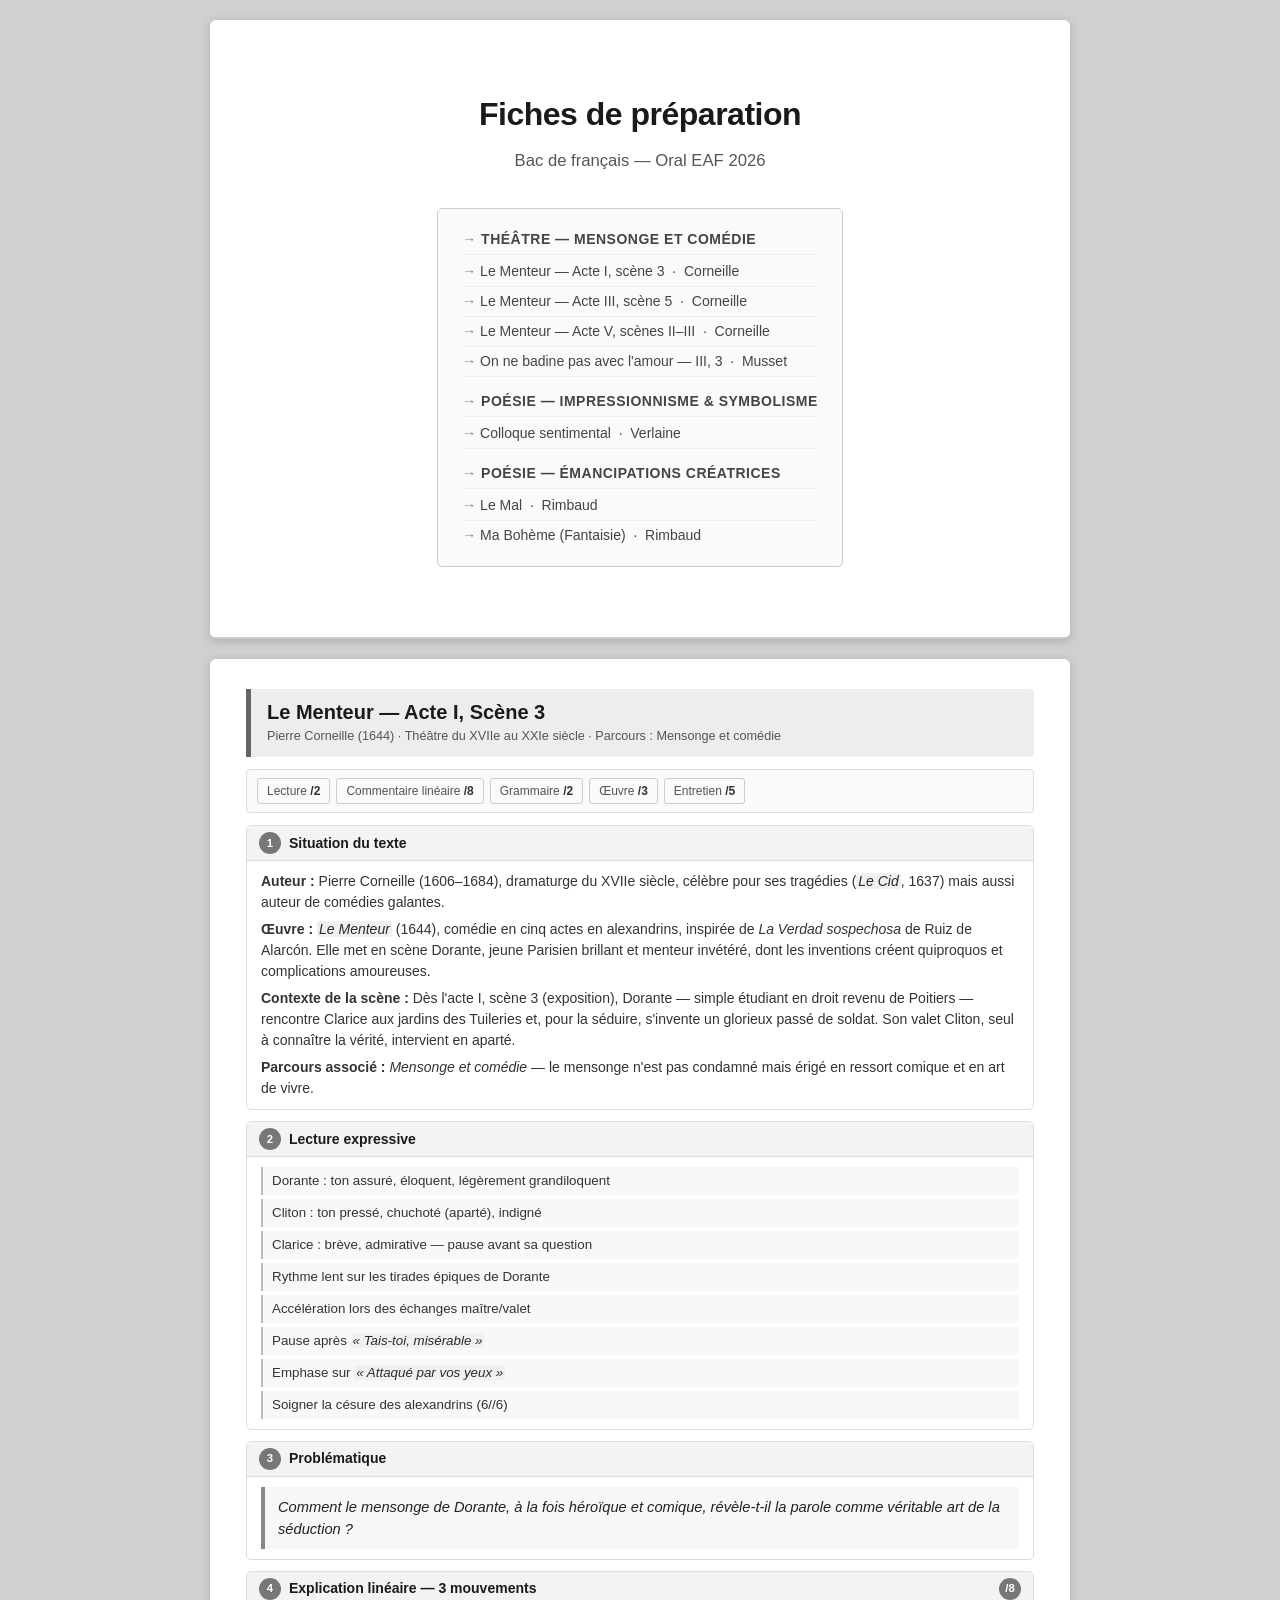
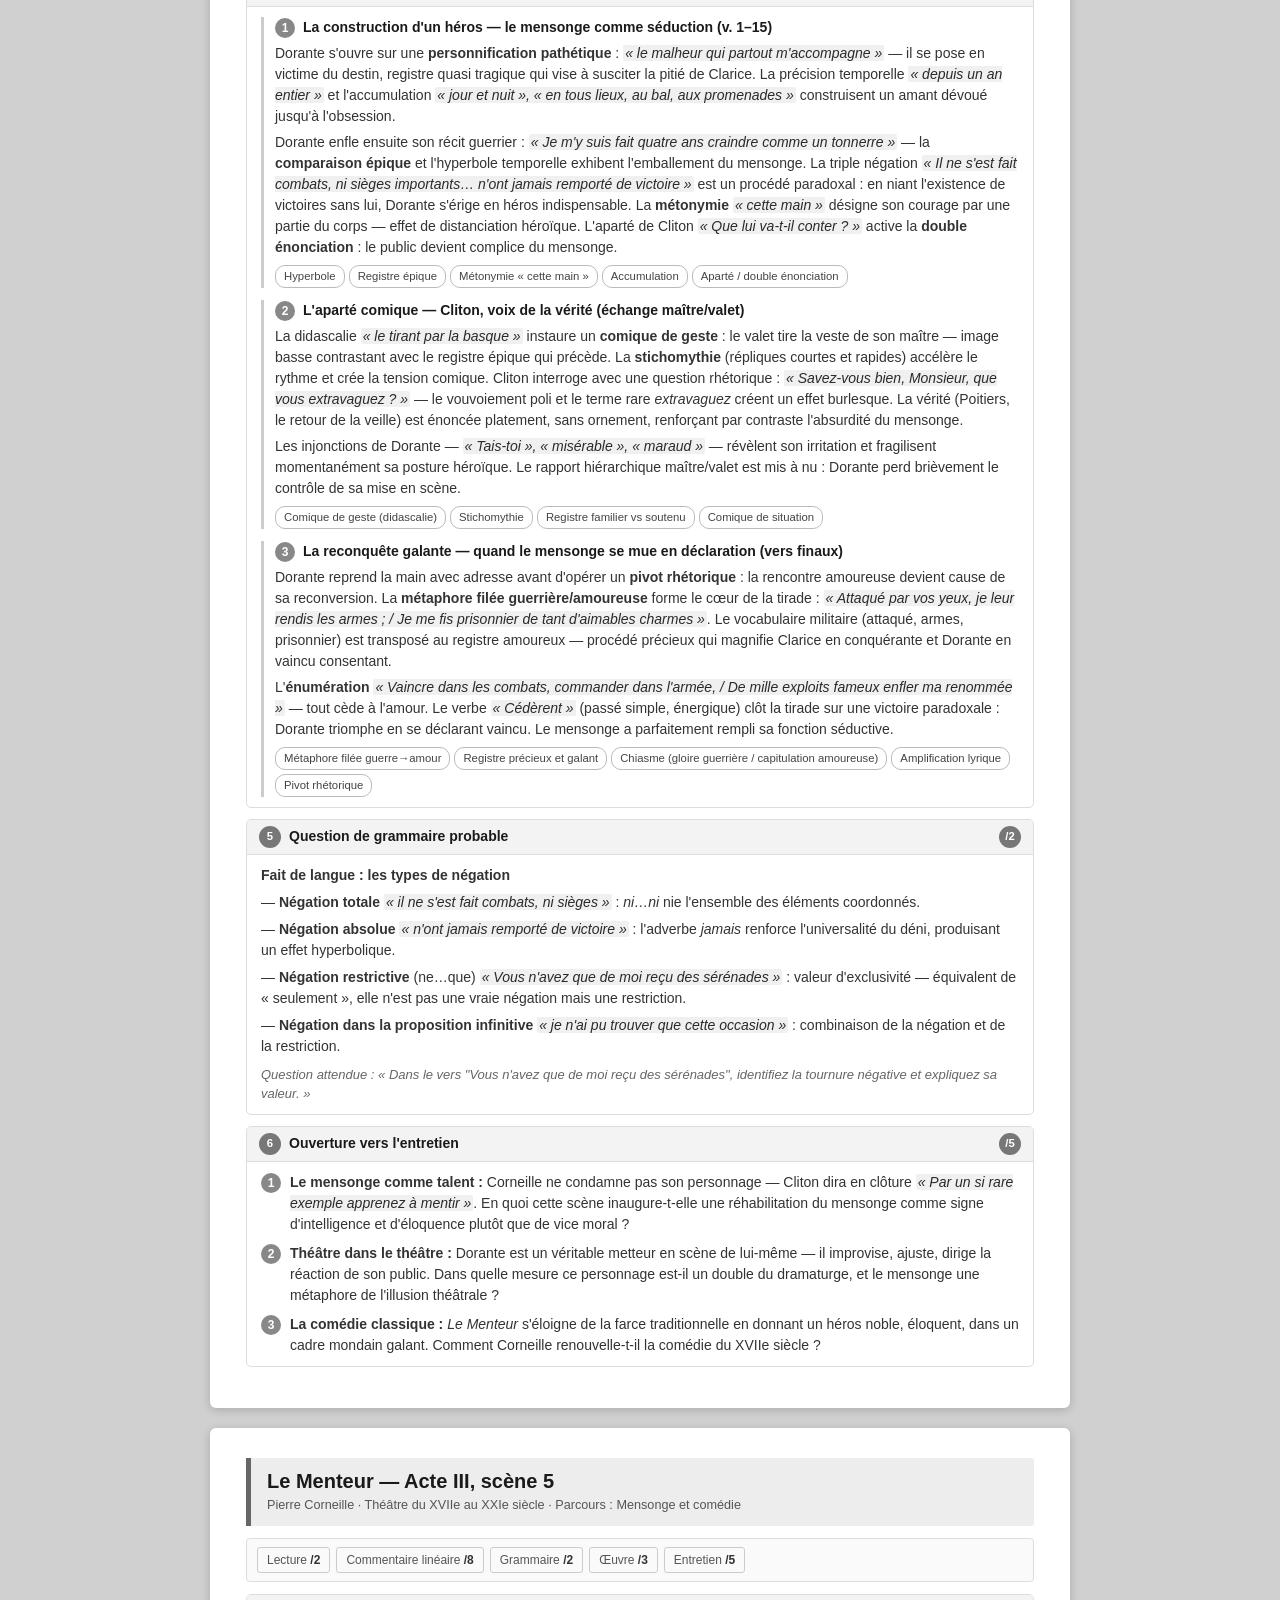
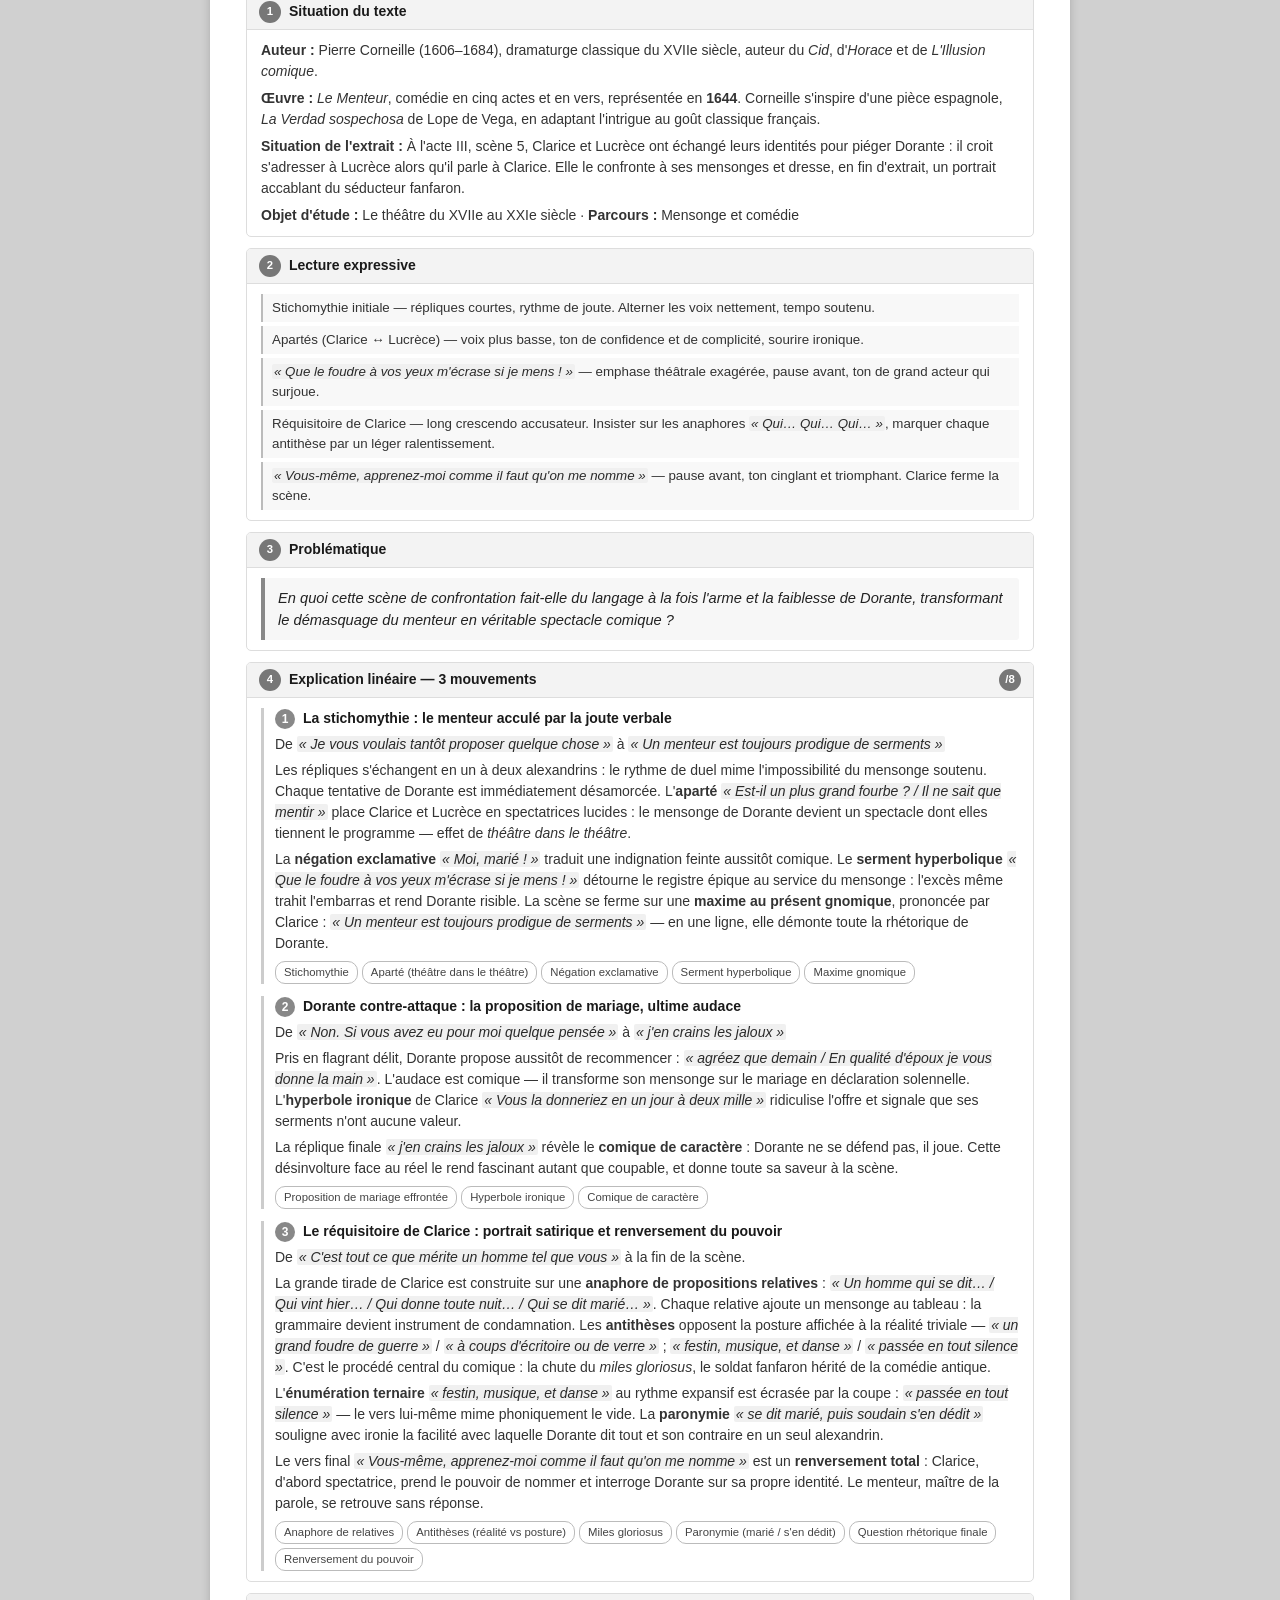
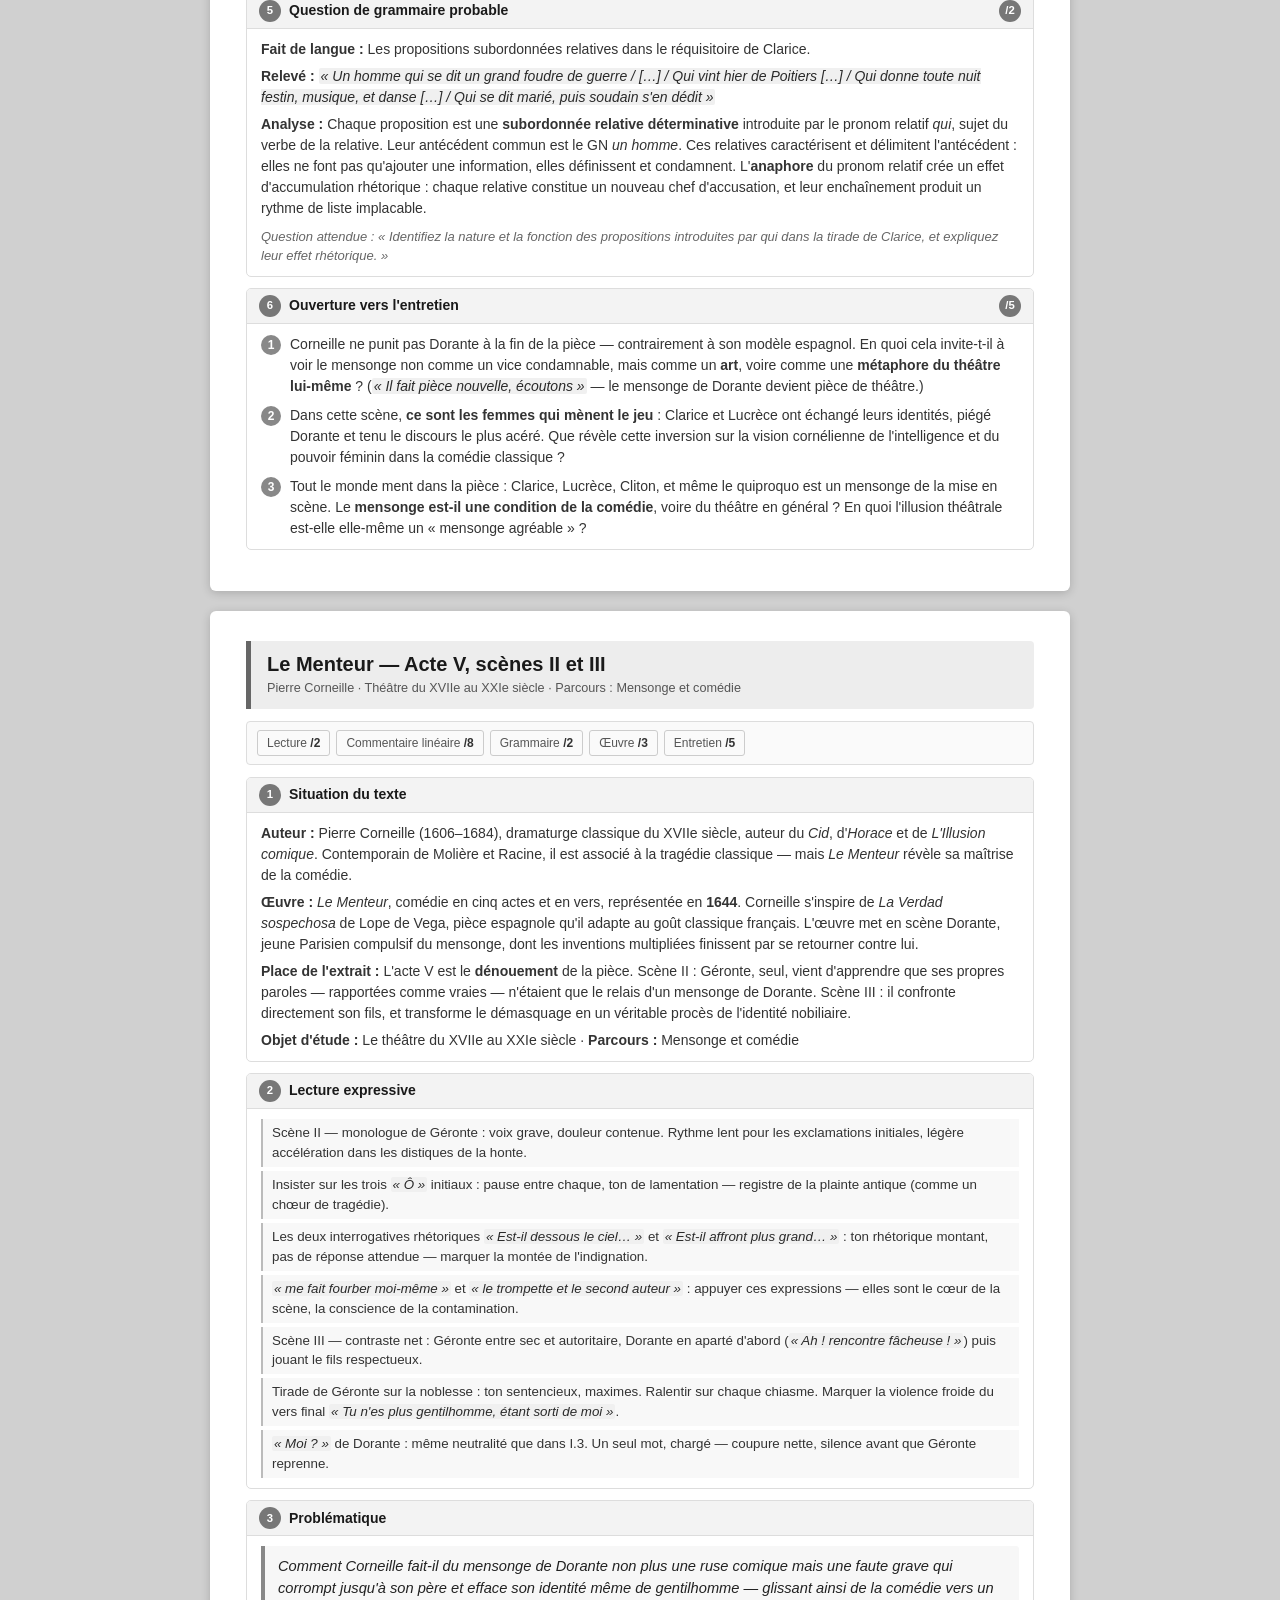
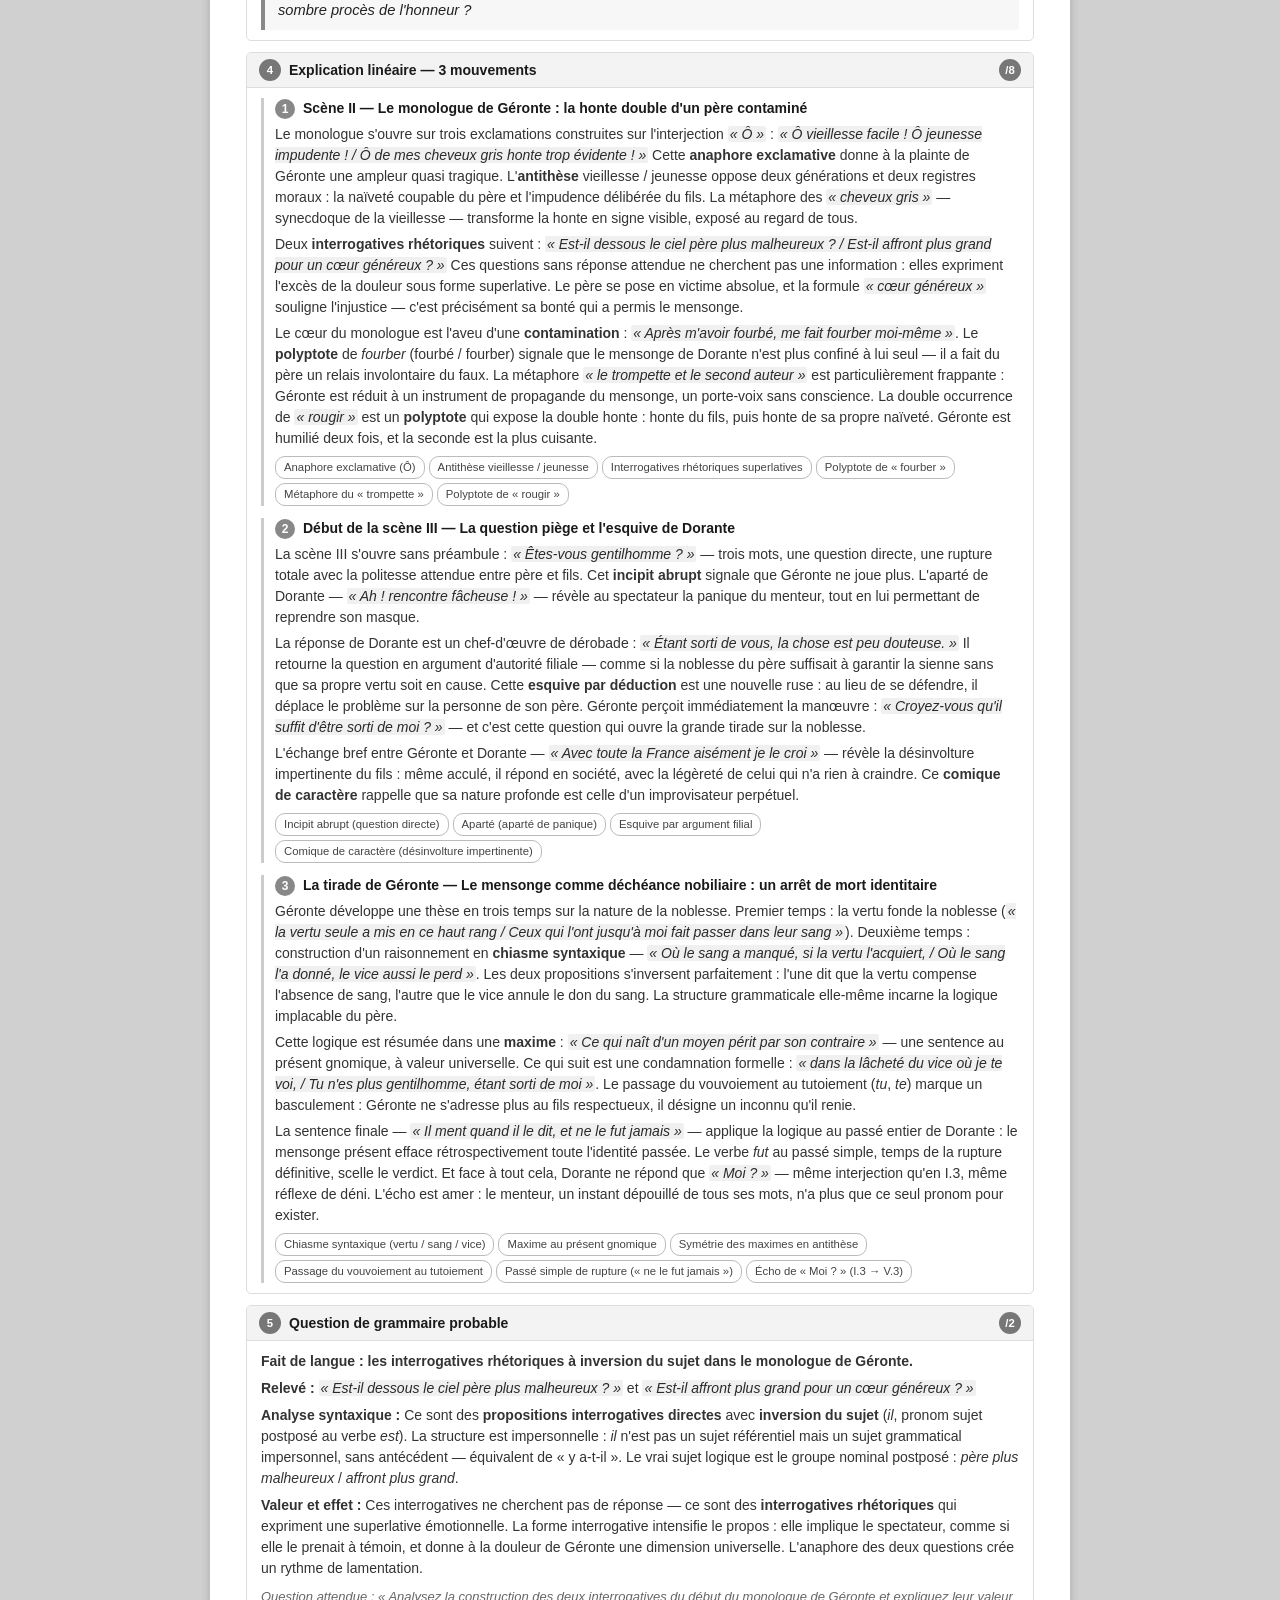
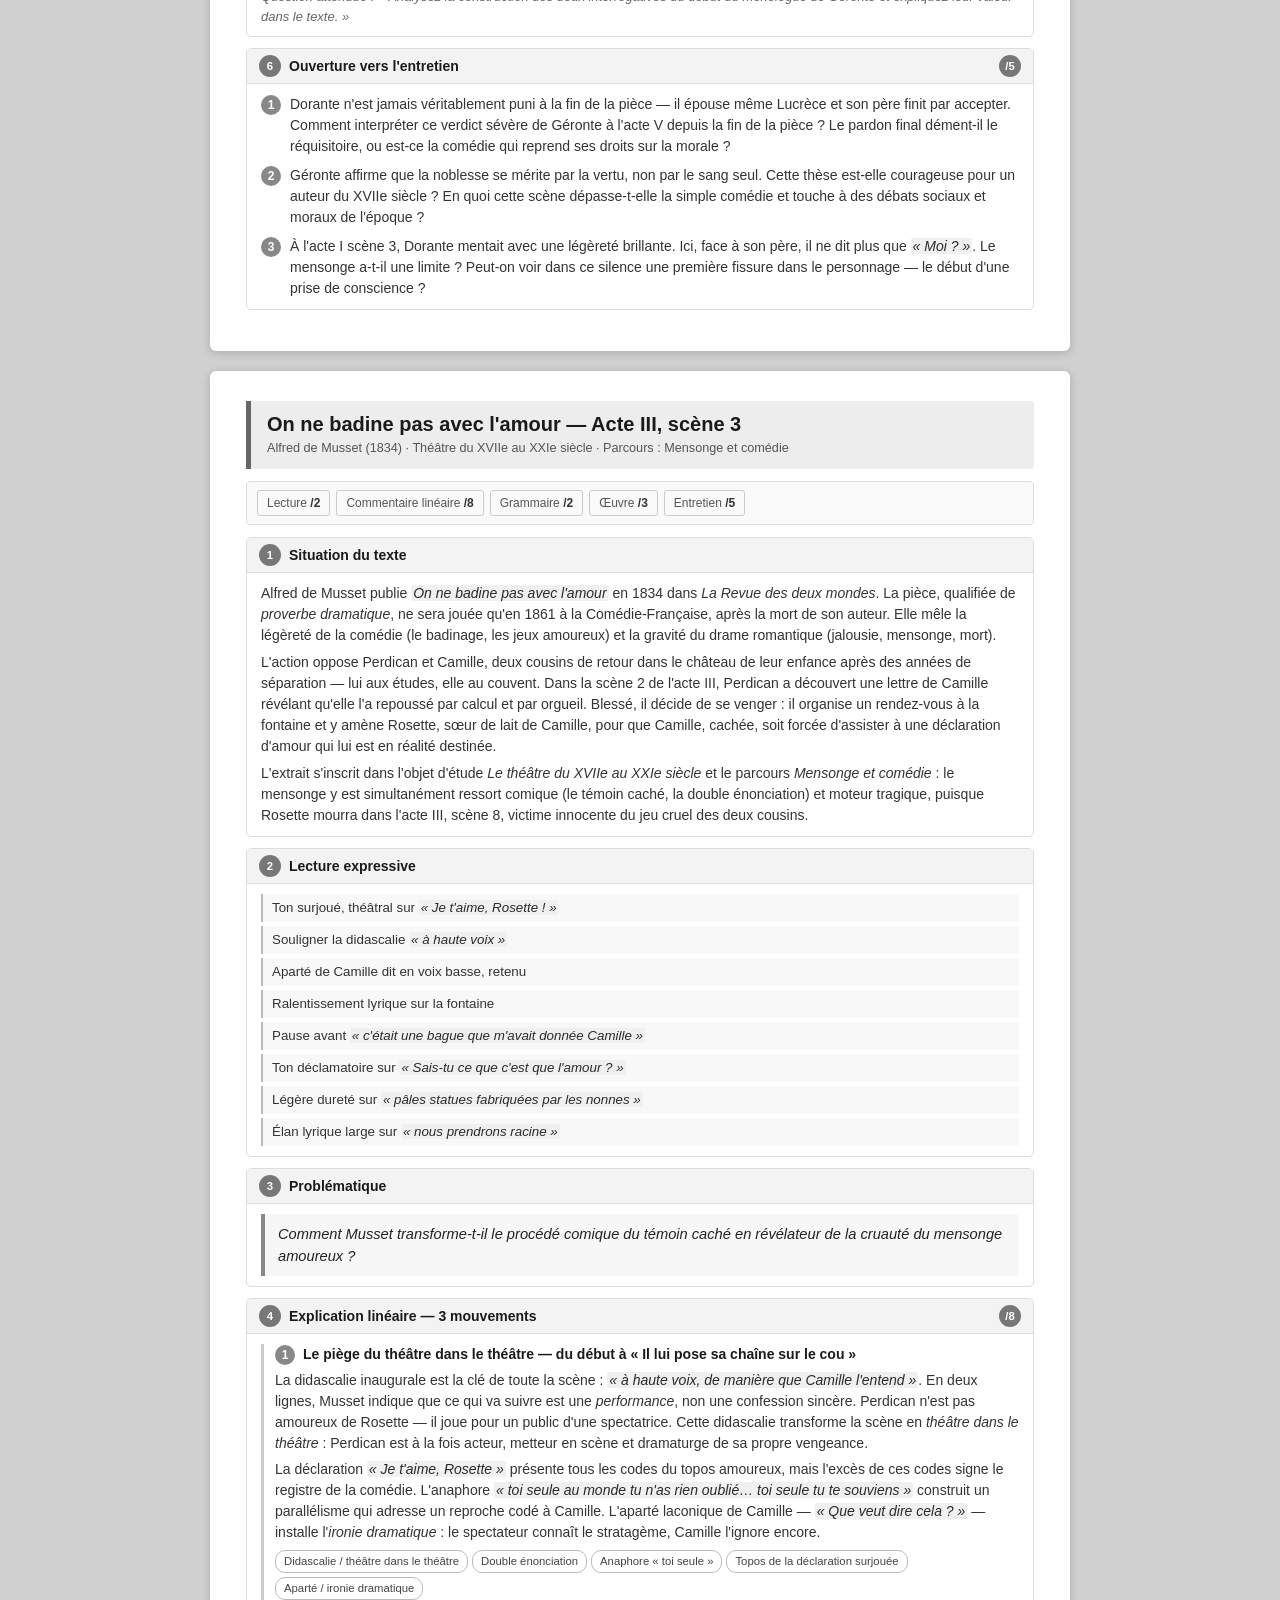
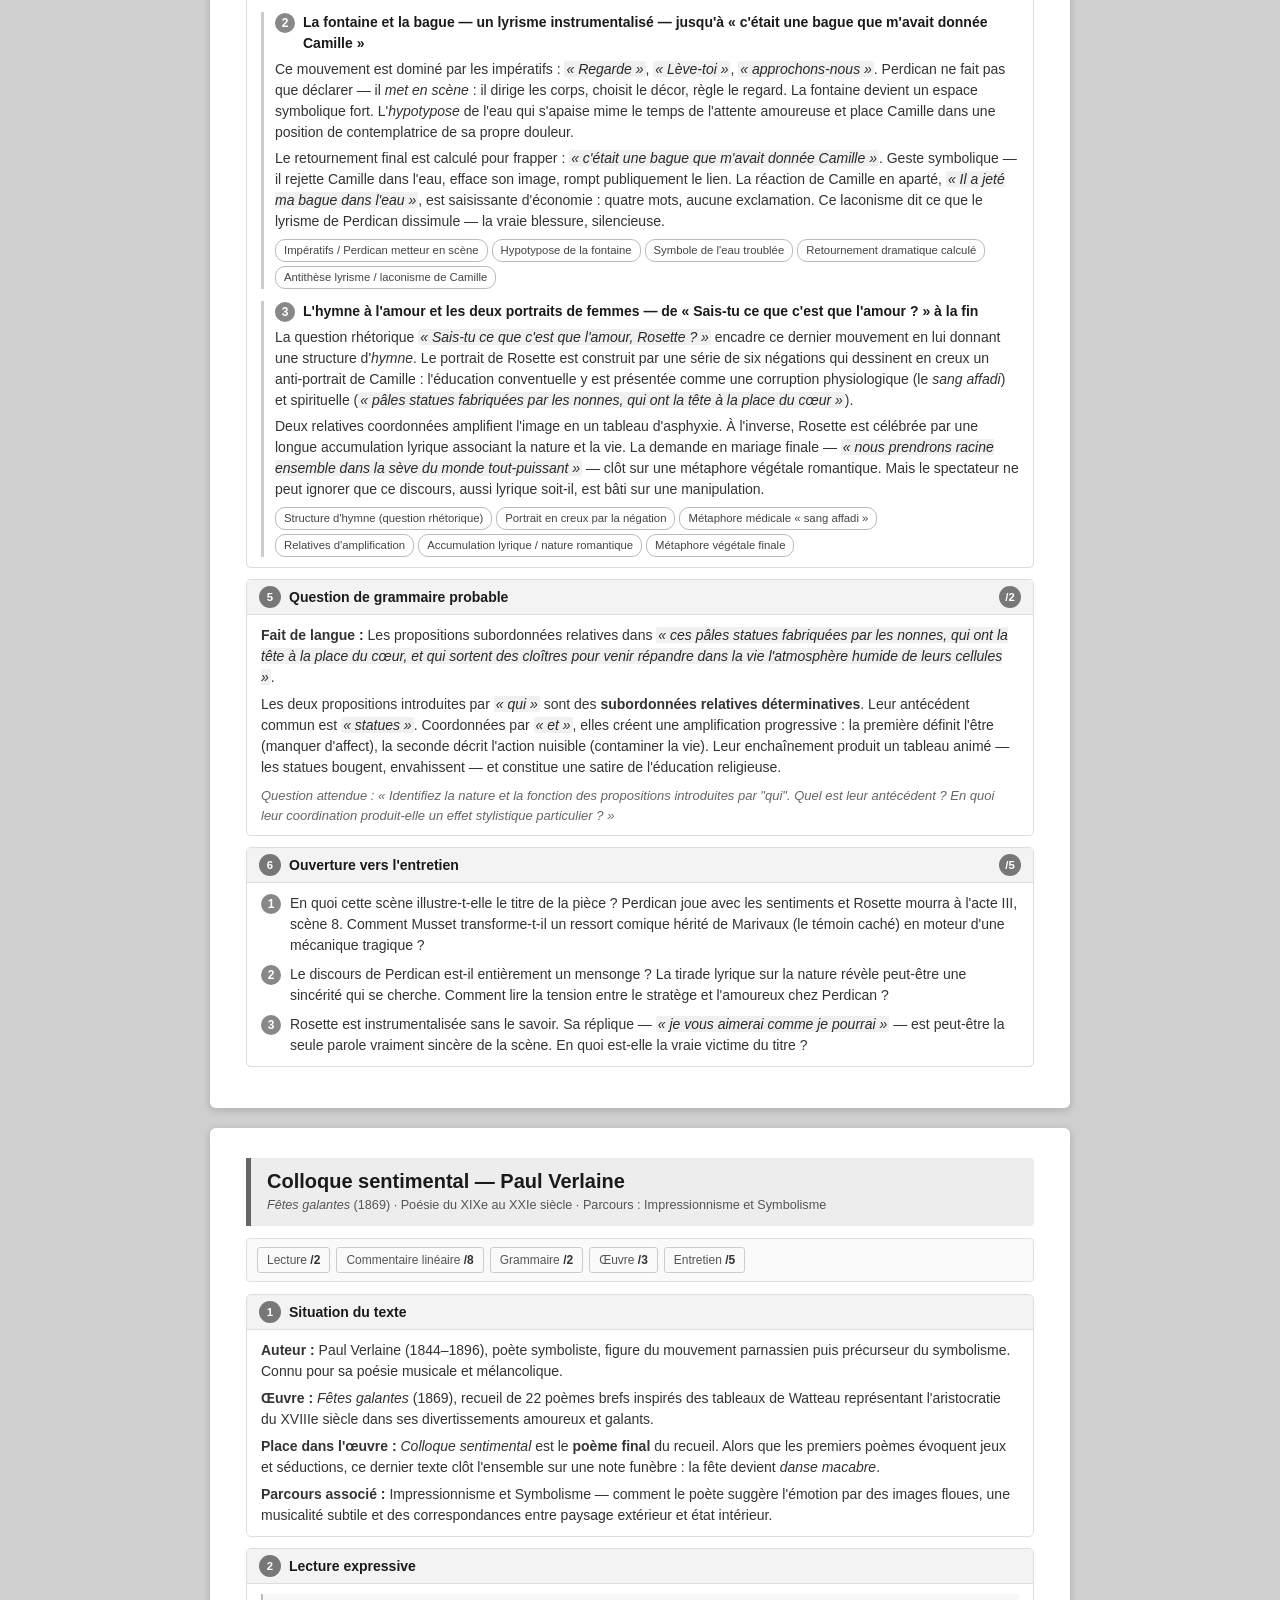
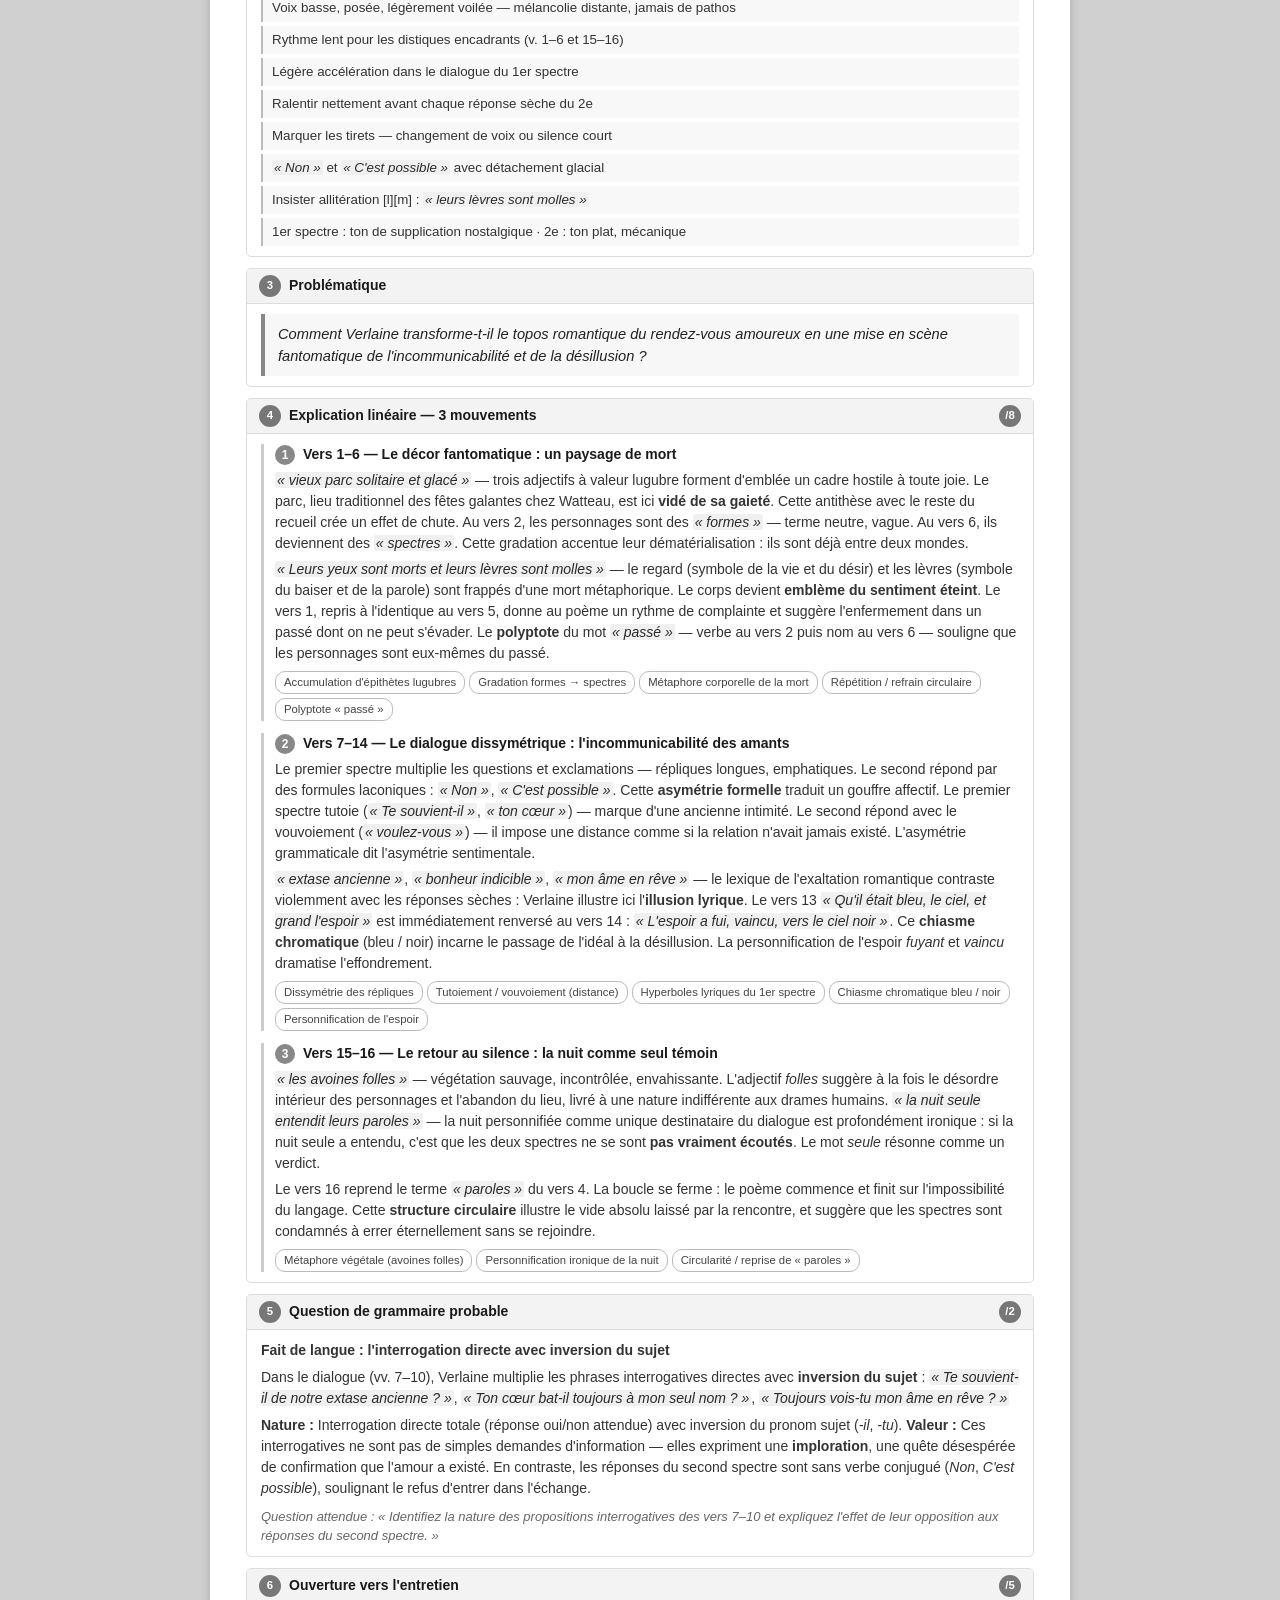
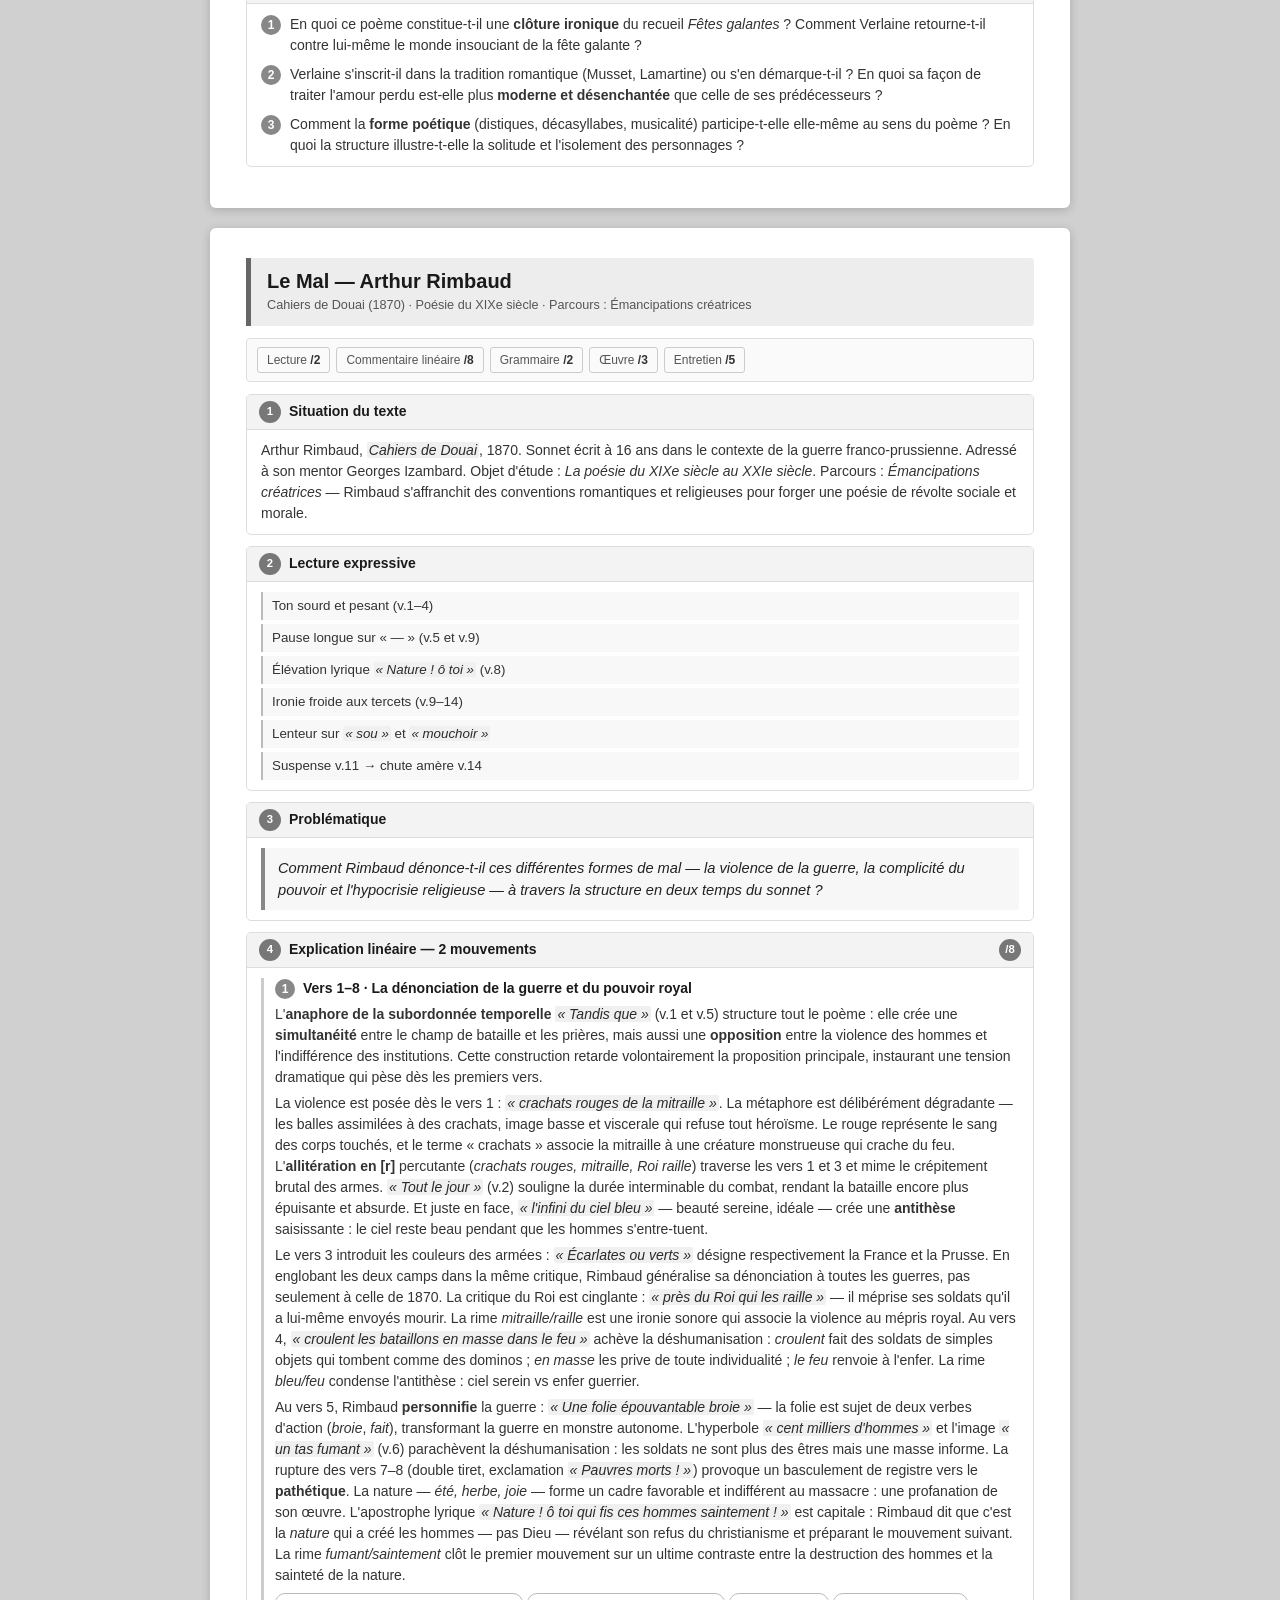
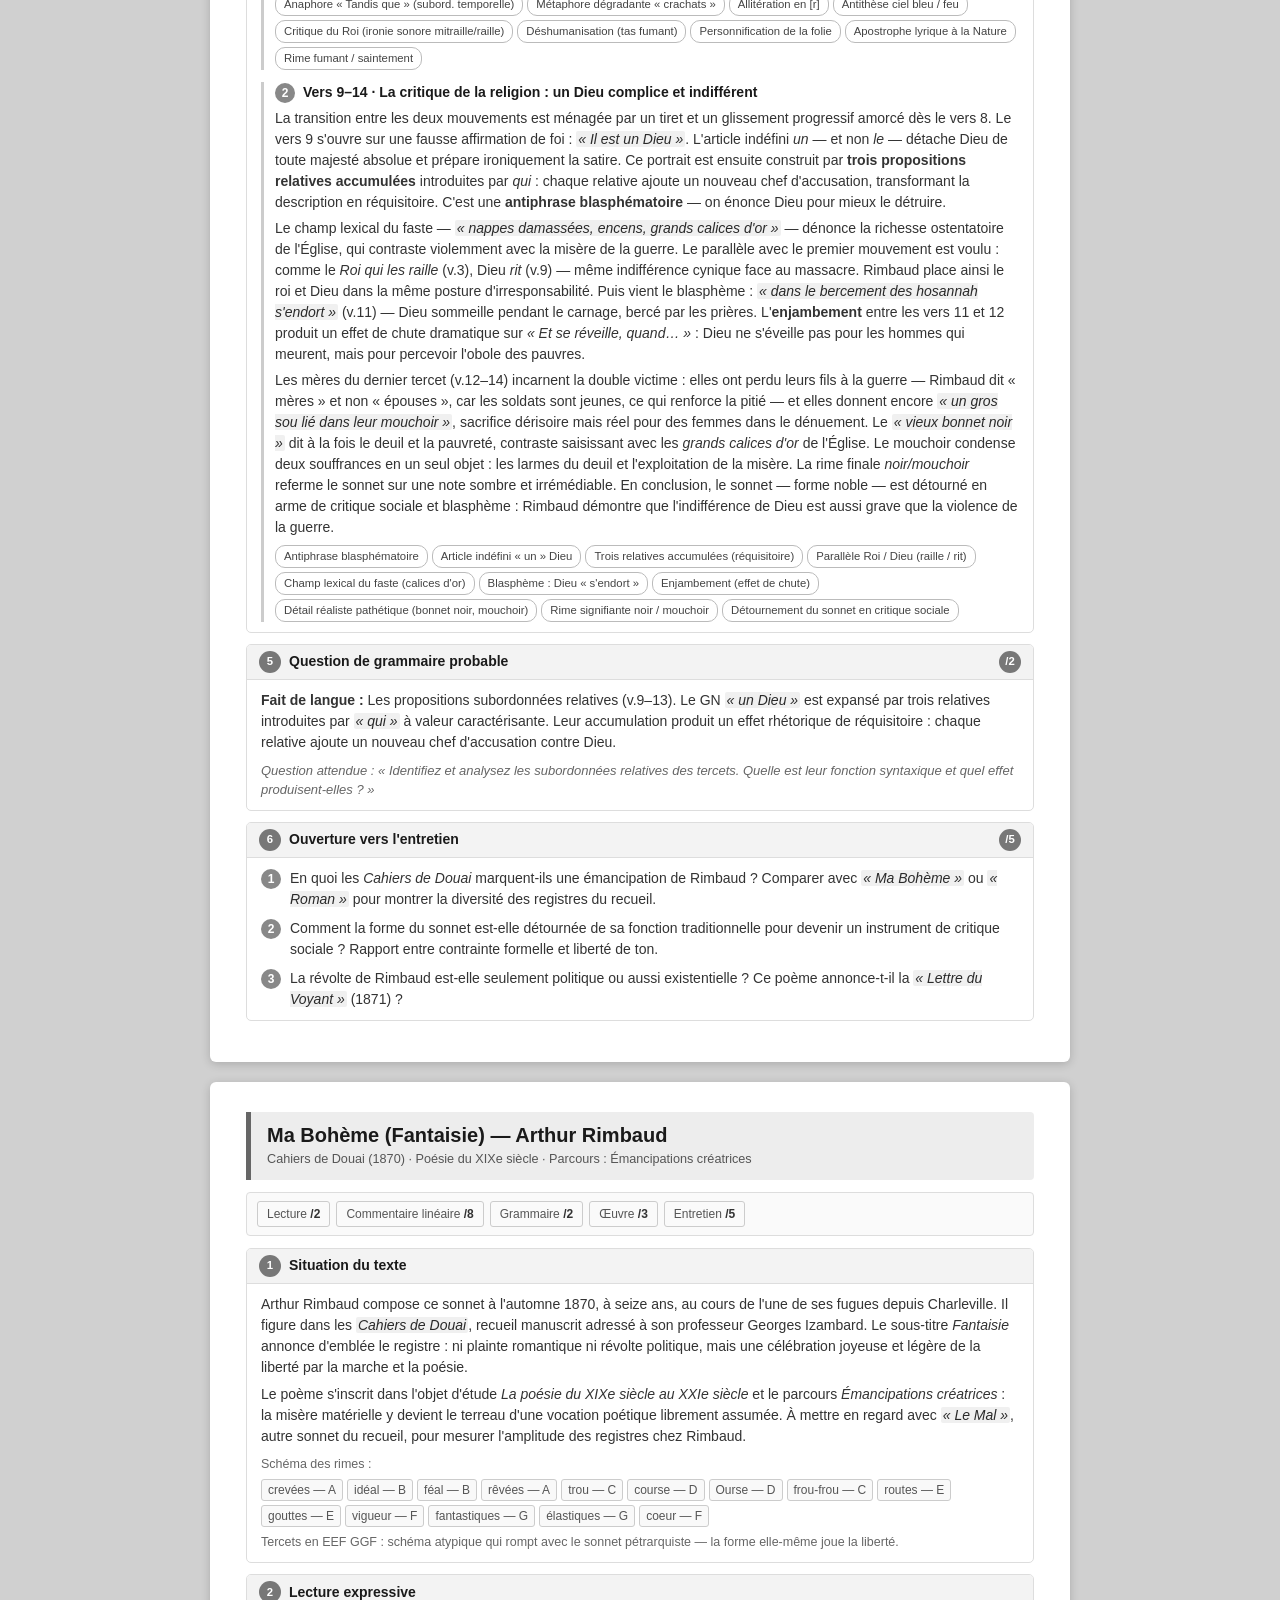
<file: impression_toutes_fiches.html>
<!DOCTYPE html>
<html lang="fr">
<head>
  <meta charset="UTF-8">
  <meta name="viewport" content="width=device-width, initial-scale=1.0">
  <title>Fiches de préparation — EAF 2026</title>
  <style>
    /* ==============================
       VARIABLES & RESET
    ============================== */
    :root {
      --text-secondary: #666;
      --color-text-secondary: #666;
      --bg-secondary: #fff;
    }

    * { box-sizing: border-box; margin: 0; padding: 0; }

    body {
      font-family: 'Segoe UI', Arial, sans-serif;
      font-size: 11pt;
      color: #333;
      background: white;
      line-height: 1.5;
    }

    /* ==============================
       SCREEN WRAPPER
    ============================== */
    @media screen {
      body { background: #d0d0d0; }
      .cover,
      .fiche {
        background: white;
        max-width: 860px;
        margin: 20px auto;
        padding: 30px 36px;
        box-shadow: 0 2px 10px rgba(0,0,0,.18);
        border-radius: 6px;
      }
    }

    /* ==============================
       COVER PAGE
    ============================== */
    .cover {
      text-align: center;
      padding: 70px 40px;
      border-bottom: 2px solid #ccc;
      page-break-after: always;
    }
    .cover h1 {
      font-size: 24pt;
      font-weight: 700;
      color: #1a1a1a;
      margin-bottom: 10px;
      letter-spacing: -0.5px;
    }
    .cover .sub {
      font-size: 12.5pt;
      color: #555;
      margin-bottom: 35px;
    }
    .cover .toc {
      list-style: none;
      display: inline-block;
      text-align: left;
      border: 1px solid #ccc;
      border-radius: 5px;
      padding: 16px 24px;
      background: #fafafa;
    }
    .cover .toc li {
      padding: 4px 0;
      font-size: 10.5pt;
      color: #444;
      border-bottom: 1px solid #eee;
    }
    .cover .toc li:last-child { border-bottom: none; }
    .cover .toc li::before { content: "→  "; color: #888; font-weight: 600; }
    .cover .toc-group {
      font-size: 9pt;
      font-weight: 600;
      color: #999;
      text-transform: uppercase;
      letter-spacing: 0.5px;
      margin-top: 10px;
      margin-bottom: 2px;
      padding: 0;
    }
    .cover .toc-group::before { content: ""; }
    .cover .toc-group:first-child { margin-top: 0; }

    /* ==============================
       FICHE CONTAINER
    ============================== */
    .fiche {
      page-break-before: always;
    }

    /* ==============================
       HEADER
    ============================== */
    .header {
      background: #ededed;
      border-left: 5px solid #666;
      padding: 11px 16px;
      margin-bottom: 12px;
      border-radius: 0 4px 4px 0;
    }
    .header h1 {
      font-size: 15pt;
      font-weight: 700;
      color: #1a1a1a;
      line-height: 1.2;
    }
    .header p {
      font-size: 9.5pt;
      color: #555;
      margin-top: 3px;
    }

    /* ==============================
       BARÈME
    ============================== */
    .barème {
      display: flex;
      flex-wrap: wrap;
      gap: 6px;
      margin-bottom: 12px;
      padding: 8px 10px;
      background: #fafafa;
      border: 1px solid #ddd;
      border-radius: 4px;
    }
    .pt {
      font-size: 9pt;
      color: #555;
      padding: 3px 9px;
      border: 1px solid #ccc;
      border-radius: 3px;
    }
    .pt span { font-weight: 700; color: #333; }

    /* ==============================
       SECTIONS
    ============================== */
    .section {
      margin-bottom: 11px;
      border: 1px solid #ddd;
      border-radius: 5px;
      overflow: hidden;
    }
    .sec-head {
      display: flex;
      align-items: center;
      gap: 8px;
      padding: 6px 12px;
      background: #f3f3f3;
      border-bottom: 1px solid #ddd;
    }
    .sec-head h2 {
      font-size: 10.5pt;
      font-weight: 600;
      color: #1a1a1a;
    }
    .ml-auto { margin-left: auto; }

    /* ==============================
       BADGES (all gray)
    ============================== */
    .badge,
    .b-purple, .b-teal, .b-coral, .b-blue, .b-amber, .b-pink {
      display: inline-flex;
      align-items: center;
      justify-content: center;
      min-width: 22px;
      height: 22px;
      border-radius: 50%;
      background: #777;
      color: #fff;
      font-size: 8.5pt;
      font-weight: 700;
      padding: 0 3px;
      white-space: nowrap;
    }

    /* ==============================
       SEC-BODY
    ============================== */
    .sec-body {
      padding: 10px 14px;
    }
    .sec-body > p {
      margin-bottom: 6px;
      font-size: 10.5pt;
    }
    .sec-body > p:last-child { margin-bottom: 0; }

    /* ==============================
       CITATIONS
    ============================== */
    .cite {
      font-style: italic;
      color: #2a2a2a;
      background: #f0f0f0;
      padding: 0 2px;
      border-radius: 2px;
    }

    /* ==============================
       DICTION TAGS
    ============================== */
    .diction { display: flex; flex-direction: column; gap: 4px; }
    .diction-tag {
      background: #f8f8f8;
      border-left: 2px solid #bbb;
      padding: 4px 9px;
      font-size: 10pt;
      color: #333;
    }

    /* ==============================
       PROBLÉMATIQUE
    ============================== */
    .pb {
      border-left: 4px solid #888;
      padding: 9px 13px;
      background: #f7f7f7;
      font-style: italic;
      font-size: 11pt;
      color: #222;
      border-radius: 0 3px 3px 0;
    }

    /* ==============================
       MOUVEMENTS
    ============================== */
    .mouvement {
      border-left: 3px solid #ccc;
      padding-left: 11px;
      margin-bottom: 12px;
    }
    .mouvement:last-child { margin-bottom: 0; }
    .mv-title {
      display: flex;
      align-items: flex-start;
      gap: 8px;
      font-weight: 600;
      font-size: 10.5pt;
      color: #1a1a1a;
      margin-bottom: 5px;
    }
    .mv-num {
      min-width: 20px;
      height: 20px;
      border-radius: 50%;
      background: #888;
      color: #fff;
      font-size: 9pt;
      font-weight: 700;
      display: inline-flex;
      align-items: center;
      justify-content: center;
      flex-shrink: 0;
      margin-top: 1px;
    }
    .mouvement > p {
      font-size: 10.5pt;
      margin-bottom: 5px;
    }
    .mouvement > p:last-of-type { margin-bottom: 0; }

    /* ==============================
       PROCÉDÉ TAGS
    ============================== */
    .tags { display: flex; flex-wrap: wrap; gap: 4px; margin-top: 7px; }
    .procede {
      border: 1px solid #bbb;
      border-radius: 10px;
      padding: 2px 8px;
      font-size: 8.5pt;
      color: #444;
    }

    /* ==============================
       PISTES (entretien)
    ============================== */
    .piste { display: flex; gap: 9px; margin-bottom: 8px; }
    .piste:last-child { margin-bottom: 0; }
    .piste-num {
      min-width: 20px;
      height: 20px;
      border-radius: 50%;
      background: #888;
      color: #fff;
      font-size: 9pt;
      font-weight: 700;
      display: inline-flex;
      align-items: center;
      justify-content: center;
      flex-shrink: 0;
      margin-top: 1px;
    }
    .piste p { font-size: 10.5pt; margin-bottom: 0 !important; }

    /* ==============================
       RHYME GRID (Ma Bohème)
    ============================== */
    .rhyme-grid { display: flex; flex-wrap: wrap; gap: 4px; margin: 6px 0; }
    .rh { border: 1px solid #ccc; border-radius: 3px; padding: 1px 6px; font-size: 9pt; color: #555; }
    .rh-a, .rh-b, .rh-c, .rh-d, .rh-e, .rh-f, .rh-g { background: #f9f9f9; }

    /* ==============================
       HIDE VIDEOS
    ============================== */
    .video-container, .video-section { display: none !important; }

    /* ==============================
       INLINE STYLE OVERRIDES
    ============================== */
    /* Italic notes in grammar sections */
    p[style*="italic"] { font-style: italic; color: #666; font-size: 9.5pt; }

    /* ==============================
       PRINT RULES
    ============================== */
    @media print {
      body {
        background: white;
        font-size: 10pt;
        color: #2d2d2d;
      }
      .cover {
        padding: 60px 30px;
        page-break-after: always;
        border-bottom: none;
      }
      .fiche {
        page-break-before: always;
        padding: 0;
      }
      @page {
        margin: 2cm 1.8cm;
        size: A4;
      }
      .section { break-inside: auto; }
      .mouvement { break-inside: avoid; }
    }
  </style>
</head>
<body>

<!-- =========================================================
     PAGE DE GARDE
========================================================= -->
<div class="cover">
  <h1>Fiches de préparation</h1>
  <p class="sub">Bac de français — Oral EAF 2026</p>

  <ul class="toc">
    <li class="toc-group">Théâtre — Mensonge et comédie</li>
    <li>Le Menteur — Acte I, scène 3 &nbsp;·&nbsp; Corneille</li>
    <li>Le Menteur — Acte III, scène 5 &nbsp;·&nbsp; Corneille</li>
    <li>Le Menteur — Acte V, scènes II–III &nbsp;·&nbsp; Corneille</li>
    <li>On ne badine pas avec l'amour — III, 3 &nbsp;·&nbsp; Musset</li>
    <li class="toc-group">Poésie — Impressionnisme &amp; Symbolisme</li>
    <li>Colloque sentimental &nbsp;·&nbsp; Verlaine</li>
    <li class="toc-group">Poésie — Émancipations créatrices</li>
    <li>Le Mal &nbsp;·&nbsp; Rimbaud</li>
    <li>Ma Bohème (Fantaisie) &nbsp;·&nbsp; Rimbaud</li>
  </ul>
</div>


<!-- =========================================================
     FICHE 1 — LE MENTEUR I.3
========================================================= -->
<div class="fiche">

  <div class="header">
    <h1>Le Menteur — Acte I, Scène 3</h1>
    <p>Pierre Corneille (1644) · Théâtre du XVIIe au XXIe siècle · Parcours : Mensonge et comédie</p>
  </div>

  <div class="barème">
    <div class="pt">Lecture <span>/2</span></div>
    <div class="pt">Commentaire linéaire <span>/8</span></div>
    <div class="pt">Grammaire <span>/2</span></div>
    <div class="pt">Œuvre <span>/3</span></div>
    <div class="pt">Entretien <span>/5</span></div>
  </div>

  <div class="section">
    <div class="sec-head"><span class="badge">1</span><h2>Situation du texte</h2></div>
    <div class="sec-body">
      <p><strong>Auteur :</strong> Pierre Corneille (1606–1684), dramaturge du XVIIe siècle, célèbre pour ses tragédies (<span class="cite">Le Cid</span>, 1637) mais aussi auteur de comédies galantes.</p>
      <p><strong>Œuvre :</strong> <span class="cite">Le Menteur</span> (1644), comédie en cinq actes en alexandrins, inspirée de <em>La Verdad sospechosa</em> de Ruiz de Alarcón. Elle met en scène Dorante, jeune Parisien brillant et menteur invétéré, dont les inventions créent quiproquos et complications amoureuses.</p>
      <p><strong>Contexte de la scène :</strong> Dès l'acte I, scène 3 (exposition), Dorante — simple étudiant en droit revenu de Poitiers — rencontre Clarice aux jardins des Tuileries et, pour la séduire, s'invente un glorieux passé de soldat. Son valet Cliton, seul à connaître la vérité, intervient en aparté.</p>
      <p><strong>Parcours associé :</strong> <em>Mensonge et comédie</em> — le mensonge n'est pas condamné mais érigé en ressort comique et en art de vivre.</p>
    </div>
  </div>

  <div class="section">
    <div class="sec-head"><span class="badge">2</span><h2>Lecture expressive</h2></div>
    <div class="sec-body">
      <div class="diction">
        <div class="diction-tag">Dorante : ton assuré, éloquent, légèrement grandiloquent</div>
        <div class="diction-tag">Cliton : ton pressé, chuchoté (aparté), indigné</div>
        <div class="diction-tag">Clarice : brève, admirative — pause avant sa question</div>
        <div class="diction-tag">Rythme lent sur les tirades épiques de Dorante</div>
        <div class="diction-tag">Accélération lors des échanges maître/valet</div>
        <div class="diction-tag">Pause après <span class="cite">« Tais-toi, misérable »</span></div>
        <div class="diction-tag">Emphase sur <span class="cite">« Attaqué par vos yeux »</span></div>
        <div class="diction-tag">Soigner la césure des alexandrins (6//6)</div>
      </div>
    </div>
  </div>

  <div class="section">
    <div class="sec-head"><span class="badge">3</span><h2>Problématique</h2></div>
    <div class="sec-body">
      <div class="pb">Comment le mensonge de Dorante, à la fois héroïque et comique, révèle-t-il la parole comme véritable art de la séduction ?</div>
    </div>
  </div>

  <div class="section">
    <div class="sec-head"><span class="badge">4</span><h2>Explication linéaire — 3 mouvements</h2><span class="badge ml-auto">/8</span></div>
    <div class="sec-body">

      <div class="mouvement">
        <div class="mv-title"><div class="mv-num">1</div>La construction d'un héros — le mensonge comme séduction (v. 1–15)</div>
        <p>Dorante s'ouvre sur une <strong>personnification pathétique</strong> : <span class="cite">« le malheur qui partout m'accompagne »</span> — il se pose en victime du destin, registre quasi tragique qui vise à susciter la pitié de Clarice. La précision temporelle <span class="cite">« depuis un an entier »</span> et l'accumulation <span class="cite">« jour et nuit », « en tous lieux, au bal, aux promenades »</span> construisent un amant dévoué jusqu'à l'obsession.</p>
        <p>Dorante enfle ensuite son récit guerrier : <span class="cite">« Je m'y suis fait quatre ans craindre comme un tonnerre »</span> — la <strong>comparaison épique</strong> et l'hyperbole temporelle exhibent l'emballement du mensonge. La triple négation <span class="cite">« Il ne s'est fait combats, ni sièges importants… n'ont jamais remporté de victoire »</span> est un procédé paradoxal : en niant l'existence de victoires sans lui, Dorante s'érige en héros indispensable. La <strong>métonymie</strong> <span class="cite">« cette main »</span> désigne son courage par une partie du corps — effet de distanciation héroïque. L'aparté de Cliton <span class="cite">« Que lui va-t-il conter ? »</span> active la <strong>double énonciation</strong> : le public devient complice du mensonge.</p>
        <div class="tags">
          <span class="procede">Hyperbole</span>
          <span class="procede">Registre épique</span>
          <span class="procede">Métonymie « cette main »</span>
          <span class="procede">Accumulation</span>
          <span class="procede">Aparté / double énonciation</span>
        </div>
      </div>

      <div class="mouvement">
        <div class="mv-title"><div class="mv-num">2</div>L'aparté comique — Cliton, voix de la vérité (échange maître/valet)</div>
        <p>La didascalie <span class="cite">« le tirant par la basque »</span> instaure un <strong>comique de geste</strong> : le valet tire la veste de son maître — image basse contrastant avec le registre épique qui précède. La <strong>stichomythie</strong> (répliques courtes et rapides) accélère le rythme et crée la tension comique. Cliton interroge avec une question rhétorique : <span class="cite">« Savez-vous bien, Monsieur, que vous extravaguez ? »</span> — le vouvoiement poli et le terme rare <em>extravaguez</em> créent un effet burlesque. La vérité (Poitiers, le retour de la veille) est énoncée platement, sans ornement, renforçant par contraste l'absurdité du mensonge.</p>
        <p>Les injonctions de Dorante — <span class="cite">« Tais-toi », « misérable », « maraud »</span> — révèlent son irritation et fragilisent momentanément sa posture héroïque. Le rapport hiérarchique maître/valet est mis à nu : Dorante perd brièvement le contrôle de sa mise en scène.</p>
        <div class="tags">
          <span class="procede">Comique de geste (didascalie)</span>
          <span class="procede">Stichomythie</span>
          <span class="procede">Registre familier vs soutenu</span>
          <span class="procede">Comique de situation</span>
        </div>
      </div>

      <div class="mouvement">
        <div class="mv-title"><div class="mv-num">3</div>La reconquête galante — quand le mensonge se mue en déclaration (vers finaux)</div>
        <p>Dorante reprend la main avec adresse avant d'opérer un <strong>pivot rhétorique</strong> : la rencontre amoureuse devient cause de sa reconversion. La <strong>métaphore filée guerrière/amoureuse</strong> forme le cœur de la tirade : <span class="cite">« Attaqué par vos yeux, je leur rendis les armes ; / Je me fis prisonnier de tant d'aimables charmes »</span>. Le vocabulaire militaire (attaqué, armes, prisonnier) est transposé au registre amoureux — procédé précieux qui magnifie Clarice en conquérante et Dorante en vaincu consentant.</p>
        <p>L'<strong>énumération</strong> <span class="cite">« Vaincre dans les combats, commander dans l'armée, / De mille exploits fameux enfler ma renommée »</span> — tout cède à l'amour. Le verbe <span class="cite">« Cédèrent »</span> (passé simple, énergique) clôt la tirade sur une victoire paradoxale : Dorante triomphe en se déclarant vaincu. Le mensonge a parfaitement rempli sa fonction séductive.</p>
        <div class="tags">
          <span class="procede">Métaphore filée guerre→amour</span>
          <span class="procede">Registre précieux et galant</span>
          <span class="procede">Chiasme (gloire guerrière / capitulation amoureuse)</span>
          <span class="procede">Amplification lyrique</span>
          <span class="procede">Pivot rhétorique</span>
        </div>
      </div>

    </div>
  </div>

  <div class="section">
    <div class="sec-head"><span class="badge">5</span><h2>Question de grammaire probable</h2><span class="badge ml-auto">/2</span></div>
    <div class="sec-body">
      <p><strong>Fait de langue : les types de négation</strong></p>
      <p>— <strong>Négation totale</strong> <span class="cite">« il ne s'est fait combats, ni sièges »</span> : <em>ni…ni</em> nie l'ensemble des éléments coordonnés.</p>
      <p>— <strong>Négation absolue</strong> <span class="cite">« n'ont jamais remporté de victoire »</span> : l'adverbe <em>jamais</em> renforce l'universalité du déni, produisant un effet hyperbolique.</p>
      <p>— <strong>Négation restrictive</strong> (ne…que) <span class="cite">« Vous n'avez que de moi reçu des sérénades »</span> : valeur d'exclusivité — équivalent de « seulement », elle n'est pas une vraie négation mais une restriction.</p>
      <p>— <strong>Négation dans la proposition infinitive</strong> <span class="cite">« je n'ai pu trouver que cette occasion »</span> : combinaison de la négation et de la restriction.</p>
      <p style="margin-top:8px;font-style:italic;color:var(--text-secondary);font-size:13px;">Question attendue : « Dans le vers "Vous n'avez que de moi reçu des sérénades", identifiez la tournure négative et expliquez sa valeur. »</p>
    </div>
  </div>

  <div class="section">
    <div class="sec-head"><span class="badge">6</span><h2>Ouverture vers l'entretien</h2><span class="badge ml-auto">/5</span></div>
    <div class="sec-body">
      <div class="piste"><div class="piste-num">1</div><p><strong>Le mensonge comme talent :</strong> Corneille ne condamne pas son personnage — Cliton dira en clôture <span class="cite">« Par un si rare exemple apprenez à mentir »</span>. En quoi cette scène inaugure-t-elle une réhabilitation du mensonge comme signe d'intelligence et d'éloquence plutôt que de vice moral ?</p></div>
      <div class="piste"><div class="piste-num">2</div><p><strong>Théâtre dans le théâtre :</strong> Dorante est un véritable metteur en scène de lui-même — il improvise, ajuste, dirige la réaction de son public. Dans quelle mesure ce personnage est-il un double du dramaturge, et le mensonge une métaphore de l'illusion théâtrale ?</p></div>
      <div class="piste"><div class="piste-num">3</div><p><strong>La comédie classique :</strong> <em>Le Menteur</em> s'éloigne de la farce traditionnelle en donnant un héros noble, éloquent, dans un cadre mondain galant. Comment Corneille renouvelle-t-il la comédie du XVIIe siècle ?</p></div>
    </div>
  </div>

</div><!-- /fiche 1 -->


<!-- =========================================================
     FICHE 2 — LE MENTEUR III.5
========================================================= -->
<div class="fiche">

  <div class="header">
    <h1>Le Menteur — Acte III, scène 5</h1>
    <p>Pierre Corneille · Théâtre du XVIIe au XXIe siècle · Parcours : Mensonge et comédie</p>
  </div>

  <div class="barème">
    <div class="pt">Lecture <span>/2</span></div>
    <div class="pt">Commentaire linéaire <span>/8</span></div>
    <div class="pt">Grammaire <span>/2</span></div>
    <div class="pt">Œuvre <span>/3</span></div>
    <div class="pt">Entretien <span>/5</span></div>
  </div>

  <div class="section">
    <div class="sec-head"><span class="badge">1</span><h2>Situation du texte</h2></div>
    <div class="sec-body">
      <p><strong>Auteur :</strong> Pierre Corneille (1606–1684), dramaturge classique du XVIIe siècle, auteur du <em>Cid</em>, d'<em>Horace</em> et de <em>L'Illusion comique</em>.</p>
      <p><strong>Œuvre :</strong> <em>Le Menteur</em>, comédie en cinq actes et en vers, représentée en <strong>1644</strong>. Corneille s'inspire d'une pièce espagnole, <em>La Verdad sospechosa</em> de Lope de Vega, en adaptant l'intrigue au goût classique français.</p>
      <p><strong>Situation de l'extrait :</strong> À l'acte III, scène 5, Clarice et Lucrèce ont échangé leurs identités pour piéger Dorante : il croit s'adresser à Lucrèce alors qu'il parle à Clarice. Elle le confronte à ses mensonges et dresse, en fin d'extrait, un portrait accablant du séducteur fanfaron.</p>
      <p><strong>Objet d'étude :</strong> Le théâtre du XVIIe au XXIe siècle · <strong>Parcours :</strong> Mensonge et comédie</p>
    </div>
  </div>

  <div class="section">
    <div class="sec-head"><span class="badge">2</span><h2>Lecture expressive</h2></div>
    <div class="sec-body">
      <div class="diction">
        <div class="diction-tag">Stichomythie initiale — répliques courtes, rythme de joute. Alterner les voix nettement, tempo soutenu.</div>
        <div class="diction-tag">Apartés (Clarice ↔ Lucrèce) — voix plus basse, ton de confidence et de complicité, sourire ironique.</div>
        <div class="diction-tag"><span class="cite">« Que le foudre à vos yeux m'écrase si je mens ! »</span> — emphase théâtrale exagérée, pause avant, ton de grand acteur qui surjoue.</div>
        <div class="diction-tag">Réquisitoire de Clarice — long crescendo accusateur. Insister sur les anaphores <span class="cite">« Qui… Qui… Qui… »</span>, marquer chaque antithèse par un léger ralentissement.</div>
        <div class="diction-tag"><span class="cite">« Vous-même, apprenez-moi comme il faut qu'on me nomme »</span> — pause avant, ton cinglant et triomphant. Clarice ferme la scène.</div>
      </div>
    </div>
  </div>

  <div class="section">
    <div class="sec-head"><span class="badge">3</span><h2>Problématique</h2></div>
    <div class="sec-body">
      <div class="pb">En quoi cette scène de confrontation fait-elle du langage à la fois l'arme et la faiblesse de Dorante, transformant le démasquage du menteur en véritable spectacle comique ?</div>
    </div>
  </div>

  <div class="section">
    <div class="sec-head"><span class="badge">4</span><h2>Explication linéaire — 3 mouvements</h2><span class="badge ml-auto">/8</span></div>
    <div class="sec-body">

      <div class="mouvement">
        <div class="mv-title"><div class="mv-num">1</div>La stichomythie : le menteur acculé par la joute verbale</div>
        <p>De <span class="cite">« Je vous voulais tantôt proposer quelque chose »</span> à <span class="cite">« Un menteur est toujours prodigue de serments »</span></p>
        <p>Les répliques s'échangent en un à deux alexandrins : le rythme de duel mime l'impossibilité du mensonge soutenu. Chaque tentative de Dorante est immédiatement désamorcée. L'<strong>aparté</strong> <span class="cite">« Est-il un plus grand fourbe ? / Il ne sait que mentir »</span> place Clarice et Lucrèce en spectatrices lucides : le mensonge de Dorante devient un spectacle dont elles tiennent le programme — effet de <em>théâtre dans le théâtre</em>.</p>
        <p>La <strong>négation exclamative</strong> <span class="cite">« Moi, marié ! »</span> traduit une indignation feinte aussitôt comique. Le <strong>serment hyperbolique</strong> <span class="cite">« Que le foudre à vos yeux m'écrase si je mens ! »</span> détourne le registre épique au service du mensonge : l'excès même trahit l'embarras et rend Dorante risible. La scène se ferme sur une <strong>maxime au présent gnomique</strong>, prononcée par Clarice : <span class="cite">« Un menteur est toujours prodigue de serments »</span> — en une ligne, elle démonte toute la rhétorique de Dorante.</p>
        <div class="tags">
          <span class="procede">Stichomythie</span>
          <span class="procede">Aparté (théâtre dans le théâtre)</span>
          <span class="procede">Négation exclamative</span>
          <span class="procede">Serment hyperbolique</span>
          <span class="procede">Maxime gnomique</span>
        </div>
      </div>

      <div class="mouvement">
        <div class="mv-title"><div class="mv-num">2</div>Dorante contre-attaque : la proposition de mariage, ultime audace</div>
        <p>De <span class="cite">« Non. Si vous avez eu pour moi quelque pensée »</span> à <span class="cite">« j'en crains les jaloux »</span></p>
        <p>Pris en flagrant délit, Dorante propose aussitôt de recommencer : <span class="cite">« agréez que demain / En qualité d'époux je vous donne la main »</span>. L'audace est comique — il transforme son mensonge sur le mariage en déclaration solennelle. L'<strong>hyperbole ironique</strong> de Clarice <span class="cite">« Vous la donneriez en un jour à deux mille »</span> ridiculise l'offre et signale que ses serments n'ont aucune valeur.</p>
        <p>La réplique finale <span class="cite">« j'en crains les jaloux »</span> révèle le <strong>comique de caractère</strong> : Dorante ne se défend pas, il joue. Cette désinvolture face au réel le rend fascinant autant que coupable, et donne toute sa saveur à la scène.</p>
        <div class="tags">
          <span class="procede">Proposition de mariage effrontée</span>
          <span class="procede">Hyperbole ironique</span>
          <span class="procede">Comique de caractère</span>
        </div>
      </div>

      <div class="mouvement">
        <div class="mv-title"><div class="mv-num">3</div>Le réquisitoire de Clarice : portrait satirique et renversement du pouvoir</div>
        <p>De <span class="cite">« C'est tout ce que mérite un homme tel que vous »</span> à la fin de la scène.</p>
        <p>La grande tirade de Clarice est construite sur une <strong>anaphore de propositions relatives</strong> : <span class="cite">« Un homme qui se dit… / Qui vint hier… / Qui donne toute nuit… / Qui se dit marié… »</span>. Chaque relative ajoute un mensonge au tableau : la grammaire devient instrument de condamnation. Les <strong>antithèses</strong> opposent la posture affichée à la réalité triviale — <span class="cite">« un grand foudre de guerre »</span> / <span class="cite">« à coups d'écritoire ou de verre »</span> ; <span class="cite">« festin, musique, et danse »</span> / <span class="cite">« passée en tout silence »</span>. C'est le procédé central du comique : la chute du <em>miles gloriosus</em>, le soldat fanfaron hérité de la comédie antique.</p>
        <p>L'<strong>énumération ternaire</strong> <span class="cite">« festin, musique, et danse »</span> au rythme expansif est écrasée par la coupe : <span class="cite">« passée en tout silence »</span> — le vers lui-même mime phoniquement le vide. La <strong>paronymie</strong> <span class="cite">« se dit marié, puis soudain s'en dédit »</span> souligne avec ironie la facilité avec laquelle Dorante dit tout et son contraire en un seul alexandrin.</p>
        <p>Le vers final <span class="cite">« Vous-même, apprenez-moi comme il faut qu'on me nomme »</span> est un <strong>renversement total</strong> : Clarice, d'abord spectatrice, prend le pouvoir de nommer et interroge Dorante sur sa propre identité. Le menteur, maître de la parole, se retrouve sans réponse.</p>
        <div class="tags">
          <span class="procede">Anaphore de relatives</span>
          <span class="procede">Antithèses (réalité vs posture)</span>
          <span class="procede">Miles gloriosus</span>
          <span class="procede">Paronymie (marié / s'en dédit)</span>
          <span class="procede">Question rhétorique finale</span>
          <span class="procede">Renversement du pouvoir</span>
        </div>
      </div>

    </div>
  </div>

  <div class="section">
    <div class="sec-head"><span class="badge">5</span><h2>Question de grammaire probable</h2><span class="badge ml-auto">/2</span></div>
    <div class="sec-body">
      <p><strong>Fait de langue :</strong> Les propositions subordonnées relatives dans le réquisitoire de Clarice.</p>
      <p><strong>Relevé :</strong> <span class="cite">« Un homme qui se dit un grand foudre de guerre / […] / Qui vint hier de Poitiers […] / Qui donne toute nuit festin, musique, et danse […] / Qui se dit marié, puis soudain s'en dédit »</span></p>
      <p><strong>Analyse :</strong> Chaque proposition est une <strong>subordonnée relative déterminative</strong> introduite par le pronom relatif <em>qui</em>, sujet du verbe de la relative. Leur antécédent commun est le GN <em>un homme</em>. Ces relatives caractérisent et délimitent l'antécédent : elles ne font pas qu'ajouter une information, elles définissent et condamnent. L'<strong>anaphore</strong> du pronom relatif crée un effet d'accumulation rhétorique : chaque relative constitue un nouveau chef d'accusation, et leur enchaînement produit un rythme de liste implacable.</p>
      <p style="margin-top:8px;font-style:italic;color:var(--text-secondary);font-size:13px;">Question attendue : « Identifiez la nature et la fonction des propositions introduites par <em>qui</em> dans la tirade de Clarice, et expliquez leur effet rhétorique. »</p>
    </div>
  </div>

  <div class="section">
    <div class="sec-head"><span class="badge">6</span><h2>Ouverture vers l'entretien</h2><span class="badge ml-auto">/5</span></div>
    <div class="sec-body">
      <div class="piste"><div class="piste-num">1</div><p>Corneille ne punit pas Dorante à la fin de la pièce — contrairement à son modèle espagnol. En quoi cela invite-t-il à voir le mensonge non comme un vice condamnable, mais comme un <strong>art</strong>, voire comme une <strong>métaphore du théâtre lui-même</strong> ? (<span class="cite">« Il fait pièce nouvelle, écoutons »</span> — le mensonge de Dorante devient pièce de théâtre.)</p></div>
      <div class="piste"><div class="piste-num">2</div><p>Dans cette scène, <strong>ce sont les femmes qui mènent le jeu</strong> : Clarice et Lucrèce ont échangé leurs identités, piégé Dorante et tenu le discours le plus acéré. Que révèle cette inversion sur la vision cornélienne de l'intelligence et du pouvoir féminin dans la comédie classique ?</p></div>
      <div class="piste"><div class="piste-num">3</div><p>Tout le monde ment dans la pièce : Clarice, Lucrèce, Cliton, et même le quiproquo est un mensonge de la mise en scène. Le <strong>mensonge est-il une condition de la comédie</strong>, voire du théâtre en général ? En quoi l'illusion théâtrale est-elle elle-même un « mensonge agréable » ?</p></div>
    </div>
  </div>

</div><!-- /fiche 2 -->


<!-- =========================================================
     FICHE 3 — LE MENTEUR V.2–3
========================================================= -->
<div class="fiche">

  <div class="header">
    <h1>Le Menteur — Acte V, scènes II et III</h1>
    <p>Pierre Corneille · Théâtre du XVIIe au XXIe siècle · Parcours : Mensonge et comédie</p>
  </div>

  <div class="barème">
    <div class="pt">Lecture <span>/2</span></div>
    <div class="pt">Commentaire linéaire <span>/8</span></div>
    <div class="pt">Grammaire <span>/2</span></div>
    <div class="pt">Œuvre <span>/3</span></div>
    <div class="pt">Entretien <span>/5</span></div>
  </div>

  <div class="section">
    <div class="sec-head"><span class="badge">1</span><h2>Situation du texte</h2></div>
    <div class="sec-body">
      <p><strong>Auteur :</strong> Pierre Corneille (1606–1684), dramaturge classique du XVIIe siècle, auteur du <em>Cid</em>, d'<em>Horace</em> et de <em>L'Illusion comique</em>. Contemporain de Molière et Racine, il est associé à la tragédie classique — mais <em>Le Menteur</em> révèle sa maîtrise de la comédie.</p>
      <p><strong>Œuvre :</strong> <em>Le Menteur</em>, comédie en cinq actes et en vers, représentée en <strong>1644</strong>. Corneille s'inspire de <em>La Verdad sospechosa</em> de Lope de Vega, pièce espagnole qu'il adapte au goût classique français. L'œuvre met en scène Dorante, jeune Parisien compulsif du mensonge, dont les inventions multipliées finissent par se retourner contre lui.</p>
      <p><strong>Place de l'extrait :</strong> L'acte V est le <strong>dénouement</strong> de la pièce. Scène II : Géronte, seul, vient d'apprendre que ses propres paroles — rapportées comme vraies — n'étaient que le relais d'un mensonge de Dorante. Scène III : il confronte directement son fils, et transforme le démasquage en un véritable procès de l'identité nobiliaire.</p>
      <p><strong>Objet d'étude :</strong> Le théâtre du XVIIe au XXIe siècle · <strong>Parcours :</strong> Mensonge et comédie</p>
    </div>
  </div>

  <div class="section">
    <div class="sec-head"><span class="badge">2</span><h2>Lecture expressive</h2></div>
    <div class="sec-body">
      <div class="diction">
        <div class="diction-tag">Scène II — monologue de Géronte : voix grave, douleur contenue. Rythme lent pour les exclamations initiales, légère accélération dans les distiques de la honte.</div>
        <div class="diction-tag">Insister sur les trois <span class="cite">« Ô »</span> initiaux : pause entre chaque, ton de lamentation — registre de la plainte antique (comme un chœur de tragédie).</div>
        <div class="diction-tag">Les deux interrogatives rhétoriques <span class="cite">« Est-il dessous le ciel… »</span> et <span class="cite">« Est-il affront plus grand… »</span> : ton rhétorique montant, pas de réponse attendue — marquer la montée de l'indignation.</div>
        <div class="diction-tag"><span class="cite">« me fait fourber moi-même »</span> et <span class="cite">« le trompette et le second auteur »</span> : appuyer ces expressions — elles sont le cœur de la scène, la conscience de la contamination.</div>
        <div class="diction-tag">Scène III — contraste net : Géronte entre sec et autoritaire, Dorante en aparté d'abord (<span class="cite">« Ah ! rencontre fâcheuse ! »</span>) puis jouant le fils respectueux.</div>
        <div class="diction-tag">Tirade de Géronte sur la noblesse : ton sentencieux, maximes. Ralentir sur chaque chiasme. Marquer la violence froide du vers final <span class="cite">« Tu n'es plus gentilhomme, étant sorti de moi »</span>.</div>
        <div class="diction-tag"><span class="cite">« Moi ? »</span> de Dorante : même neutralité que dans I.3. Un seul mot, chargé — coupure nette, silence avant que Géronte reprenne.</div>
      </div>
    </div>
  </div>

  <div class="section">
    <div class="sec-head"><span class="badge">3</span><h2>Problématique</h2></div>
    <div class="sec-body">
      <div class="pb">Comment Corneille fait-il du mensonge de Dorante non plus une ruse comique mais une faute grave qui corrompt jusqu'à son père et efface son identité même de gentilhomme — glissant ainsi de la comédie vers un sombre procès de l'honneur ?</div>
    </div>
  </div>

  <div class="section">
    <div class="sec-head"><span class="badge">4</span><h2>Explication linéaire — 3 mouvements</h2><span class="badge ml-auto">/8</span></div>
    <div class="sec-body">

      <div class="mouvement">
        <div class="mv-title"><div class="mv-num">1</div>Scène II — Le monologue de Géronte : la honte double d'un père contaminé</div>
        <p>Le monologue s'ouvre sur trois exclamations construites sur l'interjection <span class="cite">« Ô »</span> : <span class="cite">« Ô vieillesse facile ! Ô jeunesse impudente ! / Ô de mes cheveux gris honte trop évidente ! »</span> Cette <strong>anaphore exclamative</strong> donne à la plainte de Géronte une ampleur quasi tragique. L'<strong>antithèse</strong> vieillesse / jeunesse oppose deux générations et deux registres moraux : la naïveté coupable du père et l'impudence délibérée du fils. La métaphore des <span class="cite">« cheveux gris »</span> — synecdoque de la vieillesse — transforme la honte en signe visible, exposé au regard de tous.</p>
        <p>Deux <strong>interrogatives rhétoriques</strong> suivent : <span class="cite">« Est-il dessous le ciel père plus malheureux ? / Est-il affront plus grand pour un cœur généreux ? »</span> Ces questions sans réponse attendue ne cherchent pas une information : elles expriment l'excès de la douleur sous forme superlative. Le père se pose en victime absolue, et la formule <span class="cite">« cœur généreux »</span> souligne l'injustice — c'est précisément sa bonté qui a permis le mensonge.</p>
        <p>Le cœur du monologue est l'aveu d'une <strong>contamination</strong> : <span class="cite">« Après m'avoir fourbé, me fait fourber moi-même »</span>. Le <strong>polyptote</strong> de <em>fourber</em> (fourbé / fourber) signale que le mensonge de Dorante n'est plus confiné à lui seul — il a fait du père un relais involontaire du faux. La métaphore <span class="cite">« le trompette et le second auteur »</span> est particulièrement frappante : Géronte est réduit à un instrument de propagande du mensonge, un porte-voix sans conscience. La double occurrence de <span class="cite">« rougir »</span> est un <strong>polyptote</strong> qui expose la double honte : honte du fils, puis honte de sa propre naïveté. Géronte est humilié deux fois, et la seconde est la plus cuisante.</p>
        <div class="tags">
          <span class="procede">Anaphore exclamative (Ô)</span>
          <span class="procede">Antithèse vieillesse / jeunesse</span>
          <span class="procede">Interrogatives rhétoriques superlatives</span>
          <span class="procede">Polyptote de « fourber »</span>
          <span class="procede">Métaphore du « trompette »</span>
          <span class="procede">Polyptote de « rougir »</span>
        </div>
      </div>

      <div class="mouvement">
        <div class="mv-title"><div class="mv-num">2</div>Début de la scène III — La question piège et l'esquive de Dorante</div>
        <p>La scène III s'ouvre sans préambule : <span class="cite">« Êtes-vous gentilhomme ? »</span> — trois mots, une question directe, une rupture totale avec la politesse attendue entre père et fils. Cet <strong>incipit abrupt</strong> signale que Géronte ne joue plus. L'aparté de Dorante — <span class="cite">« Ah ! rencontre fâcheuse ! »</span> — révèle au spectateur la panique du menteur, tout en lui permettant de reprendre son masque.</p>
        <p>La réponse de Dorante est un chef-d'œuvre de dérobade : <span class="cite">« Étant sorti de vous, la chose est peu douteuse. »</span> Il retourne la question en argument d'autorité filiale — comme si la noblesse du père suffisait à garantir la sienne sans que sa propre vertu soit en cause. Cette <strong>esquive par déduction</strong> est une nouvelle ruse : au lieu de se défendre, il déplace le problème sur la personne de son père. Géronte perçoit immédiatement la manœuvre : <span class="cite">« Croyez-vous qu'il suffit d'être sorti de moi ? »</span> — et c'est cette question qui ouvre la grande tirade sur la noblesse.</p>
        <p>L'échange bref entre Géronte et Dorante — <span class="cite">« Avec toute la France aisément je le croi »</span> — révèle la désinvolture impertinente du fils : même acculé, il répond en société, avec la légèreté de celui qui n'a rien à craindre. Ce <strong>comique de caractère</strong> rappelle que sa nature profonde est celle d'un improvisateur perpétuel.</p>
        <div class="tags">
          <span class="procede">Incipit abrupt (question directe)</span>
          <span class="procede">Aparté (aparté de panique)</span>
          <span class="procede">Esquive par argument filial</span>
          <span class="procede">Comique de caractère (désinvolture impertinente)</span>
        </div>
      </div>

      <div class="mouvement">
        <div class="mv-title"><div class="mv-num">3</div>La tirade de Géronte — Le mensonge comme déchéance nobiliaire : un arrêt de mort identitaire</div>
        <p>Géronte développe une thèse en trois temps sur la nature de la noblesse. Premier temps : la vertu fonde la noblesse (<span class="cite">« la vertu seule a mis en ce haut rang / Ceux qui l'ont jusqu'à moi fait passer dans leur sang »</span>). Deuxième temps : construction d'un raisonnement en <strong>chiasme syntaxique</strong> — <span class="cite">« Où le sang a manqué, si la vertu l'acquiert, / Où le sang l'a donné, le vice aussi le perd »</span>. Les deux propositions s'inversent parfaitement : l'une dit que la vertu compense l'absence de sang, l'autre que le vice annule le don du sang. La structure grammaticale elle-même incarne la logique implacable du père.</p>
        <p>Cette logique est résumée dans une <strong>maxime</strong> : <span class="cite">« Ce qui naît d'un moyen périt par son contraire »</span> — une sentence au présent gnomique, à valeur universelle. Ce qui suit est une condamnation formelle : <span class="cite">« dans la lâcheté du vice où je te voi, / Tu n'es plus gentilhomme, étant sorti de moi »</span>. Le passage du vouvoiement au tutoiement (<em>tu</em>, <em>te</em>) marque un basculement : Géronte ne s'adresse plus au fils respectueux, il désigne un inconnu qu'il renie.</p>
        <p>La sentence finale — <span class="cite">« Il ment quand il le dit, et ne le fut jamais »</span> — applique la logique au passé entier de Dorante : le mensonge présent efface rétrospectivement toute l'identité passée. Le verbe <em>fut</em> au passé simple, temps de la rupture définitive, scelle le verdict. Et face à tout cela, Dorante ne répond que <span class="cite">« Moi ? »</span> — même interjection qu'en I.3, même réflexe de déni. L'écho est amer : le menteur, un instant dépouillé de tous ses mots, n'a plus que ce seul pronom pour exister.</p>
        <div class="tags">
          <span class="procede">Chiasme syntaxique (vertu / sang / vice)</span>
          <span class="procede">Maxime au présent gnomique</span>
          <span class="procede">Symétrie des maximes en antithèse</span>
          <span class="procede">Passage du vouvoiement au tutoiement</span>
          <span class="procede">Passé simple de rupture (« ne le fut jamais »)</span>
          <span class="procede">Écho de « Moi ? » (I.3 → V.3)</span>
        </div>
      </div>

    </div>
  </div>

  <div class="section">
    <div class="sec-head"><span class="badge">5</span><h2>Question de grammaire probable</h2><span class="badge ml-auto">/2</span></div>
    <div class="sec-body">
      <p><strong>Fait de langue : les interrogatives rhétoriques à inversion du sujet dans le monologue de Géronte.</strong></p>
      <p><strong>Relevé :</strong> <span class="cite">« Est-il dessous le ciel père plus malheureux ? »</span> et <span class="cite">« Est-il affront plus grand pour un cœur généreux ? »</span></p>
      <p><strong>Analyse syntaxique :</strong> Ce sont des <strong>propositions interrogatives directes</strong> avec <strong>inversion du sujet</strong> (<em>il</em>, pronom sujet postposé au verbe <em>est</em>). La structure est impersonnelle : <em>il</em> n'est pas un sujet référentiel mais un sujet grammatical impersonnel, sans antécédent — équivalent de « y a-t-il ». Le vrai sujet logique est le groupe nominal postposé : <em>père plus malheureux</em> / <em>affront plus grand</em>.</p>
      <p><strong>Valeur et effet :</strong> Ces interrogatives ne cherchent pas de réponse — ce sont des <strong>interrogatives rhétoriques</strong> qui expriment une superlative émotionnelle. La forme interrogative intensifie le propos : elle implique le spectateur, comme si elle le prenait à témoin, et donne à la douleur de Géronte une dimension universelle. L'anaphore des deux questions crée un rythme de lamentation.</p>
      <p style="margin-top:8px;font-style:italic;color:var(--text-secondary);font-size:13px;">Question attendue : « Analysez la construction des deux interrogatives du début du monologue de Géronte et expliquez leur valeur dans le texte. »</p>
    </div>
  </div>

  <div class="section">
    <div class="sec-head"><span class="badge">6</span><h2>Ouverture vers l'entretien</h2><span class="badge ml-auto">/5</span></div>
    <div class="sec-body">
      <div class="piste"><div class="piste-num">1</div><p>Dorante n'est jamais véritablement puni à la fin de la pièce — il épouse même Lucrèce et son père finit par accepter. Comment interpréter ce verdict sévère de Géronte à l'acte V depuis la fin de la pièce ? Le pardon final dément-il le réquisitoire, ou est-ce la comédie qui reprend ses droits sur la morale ?</p></div>
      <div class="piste"><div class="piste-num">2</div><p>Géronte affirme que la noblesse se mérite par la vertu, non par le sang seul. Cette thèse est-elle courageuse pour un auteur du XVIIe siècle ? En quoi cette scène dépasse-t-elle la simple comédie et touche à des débats sociaux et moraux de l'époque ?</p></div>
      <div class="piste"><div class="piste-num">3</div><p>À l'acte I scène 3, Dorante mentait avec une légèreté brillante. Ici, face à son père, il ne dit plus que <span class="cite">« Moi ? »</span>. Le mensonge a-t-il une limite ? Peut-on voir dans ce silence une première fissure dans le personnage — le début d'une prise de conscience ?</p></div>
    </div>
  </div>

</div><!-- /fiche 3 -->


<!-- =========================================================
     FICHE 4 — MUSSET, ON NE BADINE PAS III.3
========================================================= -->
<div class="fiche">

  <div class="header">
    <h1>On ne badine pas avec l'amour — Acte III, scène 3</h1>
    <p>Alfred de Musset (1834) · Théâtre du XVIIe au XXIe siècle · Parcours : Mensonge et comédie</p>
  </div>

  <div class="barème">
    <div class="pt">Lecture <span>/2</span></div>
    <div class="pt">Commentaire linéaire <span>/8</span></div>
    <div class="pt">Grammaire <span>/2</span></div>
    <div class="pt">Œuvre <span>/3</span></div>
    <div class="pt">Entretien <span>/5</span></div>
  </div>

  <div class="section">
    <div class="sec-head"><span class="badge">1</span><h2>Situation du texte</h2></div>
    <div class="sec-body">
      <p>Alfred de Musset publie <span class="cite">On ne badine pas avec l'amour</span> en 1834 dans <em>La Revue des deux mondes</em>. La pièce, qualifiée de <em>proverbe dramatique</em>, ne sera jouée qu'en 1861 à la Comédie-Française, après la mort de son auteur. Elle mêle la légèreté de la comédie (le badinage, les jeux amoureux) et la gravité du drame romantique (jalousie, mensonge, mort).</p>
      <p>L'action oppose Perdican et Camille, deux cousins de retour dans le château de leur enfance après des années de séparation — lui aux études, elle au couvent. Dans la scène 2 de l'acte III, Perdican a découvert une lettre de Camille révélant qu'elle l'a repoussé par calcul et par orgueil. Blessé, il décide de se venger : il organise un rendez-vous à la fontaine et y amène Rosette, sœur de lait de Camille, pour que Camille, cachée, soit forcée d'assister à une déclaration d'amour qui lui est en réalité destinée.</p>
      <p>L'extrait s'inscrit dans l'objet d'étude <em>Le théâtre du XVIIe au XXIe siècle</em> et le parcours <em>Mensonge et comédie</em> : le mensonge y est simultanément ressort comique (le témoin caché, la double énonciation) et moteur tragique, puisque Rosette mourra dans l'acte III, scène 8, victime innocente du jeu cruel des deux cousins.</p>
    </div>
  </div>

  <div class="section">
    <div class="sec-head"><span class="badge">2</span><h2>Lecture expressive</h2></div>
    <div class="sec-body">
      <div class="diction">
        <div class="diction-tag">Ton surjoué, théâtral sur <span class="cite">« Je t'aime, Rosette ! »</span></div>
        <div class="diction-tag">Souligner la didascalie <span class="cite">« à haute voix »</span></div>
        <div class="diction-tag">Aparté de Camille dit en voix basse, retenu</div>
        <div class="diction-tag">Ralentissement lyrique sur la fontaine</div>
        <div class="diction-tag">Pause avant <span class="cite">« c'était une bague que m'avait donnée Camille »</span></div>
        <div class="diction-tag">Ton déclamatoire sur <span class="cite">« Sais-tu ce que c'est que l'amour ? »</span></div>
        <div class="diction-tag">Légère dureté sur <span class="cite">« pâles statues fabriquées par les nonnes »</span></div>
        <div class="diction-tag">Élan lyrique large sur <span class="cite">« nous prendrons racine »</span></div>
      </div>
    </div>
  </div>

  <div class="section">
    <div class="sec-head"><span class="badge">3</span><h2>Problématique</h2></div>
    <div class="sec-body">
      <div class="pb">Comment Musset transforme-t-il le procédé comique du témoin caché en révélateur de la cruauté du mensonge amoureux ?</div>
    </div>
  </div>

  <div class="section">
    <div class="sec-head"><span class="badge">4</span><h2>Explication linéaire — 3 mouvements</h2><span class="badge ml-auto">/8</span></div>
    <div class="sec-body">

      <div class="mouvement">
        <div class="mv-title"><div class="mv-num">1</div>Le piège du théâtre dans le théâtre — du début à « Il lui pose sa chaîne sur le cou »</div>
        <p>La didascalie inaugurale est la clé de toute la scène : <span class="cite">« à haute voix, de manière que Camille l'entend »</span>. En deux lignes, Musset indique que ce qui va suivre est une <em>performance</em>, non une confession sincère. Perdican n'est pas amoureux de Rosette — il joue pour un public d'une spectatrice. Cette didascalie transforme la scène en <em>théâtre dans le théâtre</em> : Perdican est à la fois acteur, metteur en scène et dramaturge de sa propre vengeance.</p>
        <p>La déclaration <span class="cite">« Je t'aime, Rosette »</span> présente tous les codes du topos amoureux, mais l'excès de ces codes signe le registre de la comédie. L'anaphore <span class="cite">« toi seule au monde tu n'as rien oublié… toi seule tu te souviens »</span> construit un parallélisme qui adresse un reproche codé à Camille. L'aparté laconique de Camille — <span class="cite">« Que veut dire cela ? »</span> — installe l'<em>ironie dramatique</em> : le spectateur connaît le stratagème, Camille l'ignore encore.</p>
        <div class="tags">
          <span class="procede">Didascalie / théâtre dans le théâtre</span>
          <span class="procede">Double énonciation</span>
          <span class="procede">Anaphore « toi seule »</span>
          <span class="procede">Topos de la déclaration surjouée</span>
          <span class="procede">Aparté / ironie dramatique</span>
        </div>
      </div>

      <div class="mouvement">
        <div class="mv-title"><div class="mv-num">2</div>La fontaine et la bague — un lyrisme instrumentalisé — jusqu'à « c'était une bague que m'avait donnée Camille »</div>
        <p>Ce mouvement est dominé par les impératifs : <span class="cite">« Regarde »</span>, <span class="cite">« Lève-toi »</span>, <span class="cite">« approchons-nous »</span>. Perdican ne fait pas que déclarer — il <em>met en scène</em> : il dirige les corps, choisit le décor, règle le regard. La fontaine devient un espace symbolique fort. L'<em>hypotypose</em> de l'eau qui s'apaise mime le temps de l'attente amoureuse et place Camille dans une position de contemplatrice de sa propre douleur.</p>
        <p>Le retournement final est calculé pour frapper : <span class="cite">« c'était une bague que m'avait donnée Camille »</span>. Geste symbolique — il rejette Camille dans l'eau, efface son image, rompt publiquement le lien. La réaction de Camille en aparté, <span class="cite">« Il a jeté ma bague dans l'eau »</span>, est saisissante d'économie : quatre mots, aucune exclamation. Ce laconisme dit ce que le lyrisme de Perdican dissimule — la vraie blessure, silencieuse.</p>
        <div class="tags">
          <span class="procede">Impératifs / Perdican metteur en scène</span>
          <span class="procede">Hypotypose de la fontaine</span>
          <span class="procede">Symbole de l'eau troublée</span>
          <span class="procede">Retournement dramatique calculé</span>
          <span class="procede">Antithèse lyrisme / laconisme de Camille</span>
        </div>
      </div>

      <div class="mouvement">
        <div class="mv-title"><div class="mv-num">3</div>L'hymne à l'amour et les deux portraits de femmes — de « Sais-tu ce que c'est que l'amour ? » à la fin</div>
        <p>La question rhétorique <span class="cite">« Sais-tu ce que c'est que l'amour, Rosette ? »</span> encadre ce dernier mouvement en lui donnant une structure d'<em>hymne</em>. Le portrait de Rosette est construit par une série de six négations qui dessinent en creux un anti-portrait de Camille : l'éducation conventuelle y est présentée comme une corruption physiologique (le <em>sang affadi</em>) et spirituelle (<span class="cite">« pâles statues fabriquées par les nonnes, qui ont la tête à la place du cœur »</span>).</p>
        <p>Deux relatives coordonnées amplifient l'image en un tableau d'asphyxie. À l'inverse, Rosette est célébrée par une longue accumulation lyrique associant la nature et la vie. La demande en mariage finale — <span class="cite">« nous prendrons racine ensemble dans la sève du monde tout-puissant »</span> — clôt sur une métaphore végétale romantique. Mais le spectateur ne peut ignorer que ce discours, aussi lyrique soit-il, est bâti sur une manipulation.</p>
        <div class="tags">
          <span class="procede">Structure d'hymne (question rhétorique)</span>
          <span class="procede">Portrait en creux par la négation</span>
          <span class="procede">Métaphore médicale « sang affadi »</span>
          <span class="procede">Relatives d'amplification</span>
          <span class="procede">Accumulation lyrique / nature romantique</span>
          <span class="procede">Métaphore végétale finale</span>
        </div>
      </div>

    </div>
  </div>

  <div class="section">
    <div class="sec-head"><span class="badge">5</span><h2>Question de grammaire probable</h2><span class="badge ml-auto">/2</span></div>
    <div class="sec-body">
      <p><strong>Fait de langue :</strong> Les propositions subordonnées relatives dans <span class="cite">« ces pâles statues fabriquées par les nonnes, qui ont la tête à la place du cœur, et qui sortent des cloîtres pour venir répandre dans la vie l'atmosphère humide de leurs cellules »</span>.</p>
      <p>Les deux propositions introduites par <span class="cite">« qui »</span> sont des <strong>subordonnées relatives déterminatives</strong>. Leur antécédent commun est <span class="cite">« statues »</span>. Coordonnées par <span class="cite">« et »</span>, elles créent une amplification progressive : la première définit l'être (manquer d'affect), la seconde décrit l'action nuisible (contaminer la vie). Leur enchaînement produit un tableau animé — les statues bougent, envahissent — et constitue une satire de l'éducation religieuse.</p>
      <p style="margin-top:8px;font-style:italic;color:var(--text-secondary);font-size:13px;">Question attendue : « Identifiez la nature et la fonction des propositions introduites par "qui". Quel est leur antécédent ? En quoi leur coordination produit-elle un effet stylistique particulier ? »</p>
    </div>
  </div>

  <div class="section">
    <div class="sec-head"><span class="badge">6</span><h2>Ouverture vers l'entretien</h2><span class="badge ml-auto">/5</span></div>
    <div class="sec-body">
      <div class="piste"><div class="piste-num">1</div><p>En quoi cette scène illustre-t-elle le titre de la pièce ? Perdican joue avec les sentiments et Rosette mourra à l'acte III, scène 8. Comment Musset transforme-t-il un ressort comique hérité de Marivaux (le témoin caché) en moteur d'une mécanique tragique ?</p></div>
      <div class="piste"><div class="piste-num">2</div><p>Le discours de Perdican est-il entièrement un mensonge ? La tirade lyrique sur la nature révèle peut-être une sincérité qui se cherche. Comment lire la tension entre le stratège et l'amoureux chez Perdican ?</p></div>
      <div class="piste"><div class="piste-num">3</div><p>Rosette est instrumentalisée sans le savoir. Sa réplique — <span class="cite">« je vous aimerai comme je pourrai »</span> — est peut-être la seule parole vraiment sincère de la scène. En quoi est-elle la vraie victime du titre ?</p></div>
    </div>
  </div>

</div><!-- /fiche 4 -->


<!-- =========================================================
     FICHE 5 — COLLOQUE SENTIMENTAL, VERLAINE
========================================================= -->
<div class="fiche">

  <div class="header">
    <h1>Colloque sentimental — Paul Verlaine</h1>
    <p><em>Fêtes galantes</em> (1869) · Poésie du XIXe au XXIe siècle · Parcours : Impressionnisme et Symbolisme</p>
  </div>

  <div class="barème">
    <div class="pt">Lecture <span>/2</span></div>
    <div class="pt">Commentaire linéaire <span>/8</span></div>
    <div class="pt">Grammaire <span>/2</span></div>
    <div class="pt">Œuvre <span>/3</span></div>
    <div class="pt">Entretien <span>/5</span></div>
  </div>

  <div class="section">
    <div class="sec-head"><span class="badge">1</span><h2>Situation du texte</h2></div>
    <div class="sec-body">
      <p><strong>Auteur :</strong> Paul Verlaine (1844–1896), poète symboliste, figure du mouvement parnassien puis précurseur du symbolisme. Connu pour sa poésie musicale et mélancolique.</p>
      <p><strong>Œuvre :</strong> <em>Fêtes galantes</em> (1869), recueil de 22 poèmes brefs inspirés des tableaux de Watteau représentant l'aristocratie du XVIIIe siècle dans ses divertissements amoureux et galants.</p>
      <p><strong>Place dans l'œuvre :</strong> <em>Colloque sentimental</em> est le <strong>poème final</strong> du recueil. Alors que les premiers poèmes évoquent jeux et séductions, ce dernier texte clôt l'ensemble sur une note funèbre : la fête devient <em>danse macabre</em>.</p>
      <p><strong>Parcours associé :</strong> Impressionnisme et Symbolisme — comment le poète suggère l'émotion par des images floues, une musicalité subtile et des correspondances entre paysage extérieur et état intérieur.</p>
    </div>
  </div>

  <div class="section">
    <div class="sec-head"><span class="badge">2</span><h2>Lecture expressive</h2></div>
    <div class="sec-body">
      <div class="diction">
        <div class="diction-tag">Voix basse, posée, légèrement voilée — mélancolie distante, jamais de pathos</div>
        <div class="diction-tag">Rythme lent pour les distiques encadrants (v. 1–6 et 15–16)</div>
        <div class="diction-tag">Légère accélération dans le dialogue du 1er spectre</div>
        <div class="diction-tag">Ralentir nettement avant chaque réponse sèche du 2e</div>
        <div class="diction-tag">Marquer les tirets — changement de voix ou silence court</div>
        <div class="diction-tag"><span class="cite">« Non »</span> et <span class="cite">« C'est possible »</span> avec détachement glacial</div>
        <div class="diction-tag">Insister allitération [l][m] : <span class="cite">« leurs lèvres sont molles »</span></div>
        <div class="diction-tag">1er spectre : ton de supplication nostalgique · 2e : ton plat, mécanique</div>
      </div>
    </div>
  </div>

  <div class="section">
    <div class="sec-head"><span class="badge">3</span><h2>Problématique</h2></div>
    <div class="sec-body">
      <div class="pb">Comment Verlaine transforme-t-il le topos romantique du rendez-vous amoureux en une mise en scène fantomatique de l'incommunicabilité et de la désillusion ?</div>
    </div>
  </div>

  <div class="section">
    <div class="sec-head"><span class="badge">4</span><h2>Explication linéaire — 3 mouvements</h2><span class="badge ml-auto">/8</span></div>
    <div class="sec-body">

      <div class="mouvement">
        <div class="mv-title"><div class="mv-num">1</div>Vers 1–6 — Le décor fantomatique : un paysage de mort</div>
        <p><span class="cite">« vieux parc solitaire et glacé »</span> — trois adjectifs à valeur lugubre forment d'emblée un cadre hostile à toute joie. Le parc, lieu traditionnel des fêtes galantes chez Watteau, est ici <strong>vidé de sa gaieté</strong>. Cette antithèse avec le reste du recueil crée un effet de chute. Au vers 2, les personnages sont des <span class="cite">« formes »</span> — terme neutre, vague. Au vers 6, ils deviennent des <span class="cite">« spectres »</span>. Cette gradation accentue leur dématérialisation : ils sont déjà entre deux mondes.</p>
        <p><span class="cite">« Leurs yeux sont morts et leurs lèvres sont molles »</span> — le regard (symbole de la vie et du désir) et les lèvres (symbole du baiser et de la parole) sont frappés d'une mort métaphorique. Le corps devient <strong>emblème du sentiment éteint</strong>. Le vers 1, repris à l'identique au vers 5, donne au poème un rythme de complainte et suggère l'enfermement dans un passé dont on ne peut s'évader. Le <strong>polyptote</strong> du mot <span class="cite">« passé »</span> — verbe au vers 2 puis nom au vers 6 — souligne que les personnages sont eux-mêmes du passé.</p>
        <div class="tags">
          <span class="procede">Accumulation d'épithètes lugubres</span>
          <span class="procede">Gradation formes → spectres</span>
          <span class="procede">Métaphore corporelle de la mort</span>
          <span class="procede">Répétition / refrain circulaire</span>
          <span class="procede">Polyptote « passé »</span>
        </div>
      </div>

      <div class="mouvement">
        <div class="mv-title"><div class="mv-num">2</div>Vers 7–14 — Le dialogue dissymétrique : l'incommunicabilité des amants</div>
        <p>Le premier spectre multiplie les questions et exclamations — répliques longues, emphatiques. Le second répond par des formules laconiques : <span class="cite">« Non »</span>, <span class="cite">« C'est possible »</span>. Cette <strong>asymétrie formelle</strong> traduit un gouffre affectif. Le premier spectre tutoie (<span class="cite">« Te souvient-il »</span>, <span class="cite">« ton cœur »</span>) — marque d'une ancienne intimité. Le second répond avec le vouvoiement (<span class="cite">« voulez-vous »</span>) — il impose une distance comme si la relation n'avait jamais existé. L'asymétrie grammaticale dit l'asymétrie sentimentale.</p>
        <p><span class="cite">« extase ancienne »</span>, <span class="cite">« bonheur indicible »</span>, <span class="cite">« mon âme en rêve »</span> — le lexique de l'exaltation romantique contraste violemment avec les réponses sèches : Verlaine illustre ici l'<strong>illusion lyrique</strong>. Le vers 13 <span class="cite">« Qu'il était bleu, le ciel, et grand l'espoir »</span> est immédiatement renversé au vers 14 : <span class="cite">« L'espoir a fui, vaincu, vers le ciel noir »</span>. Ce <strong>chiasme chromatique</strong> (bleu / noir) incarne le passage de l'idéal à la désillusion. La personnification de l'espoir <em>fuyant</em> et <em>vaincu</em> dramatise l'effondrement.</p>
        <div class="tags">
          <span class="procede">Dissymétrie des répliques</span>
          <span class="procede">Tutoiement / vouvoiement (distance)</span>
          <span class="procede">Hyperboles lyriques du 1er spectre</span>
          <span class="procede">Chiasme chromatique bleu / noir</span>
          <span class="procede">Personnification de l'espoir</span>
        </div>
      </div>

      <div class="mouvement">
        <div class="mv-title"><div class="mv-num">3</div>Vers 15–16 — Le retour au silence : la nuit comme seul témoin</div>
        <p><span class="cite">« les avoines folles »</span> — végétation sauvage, incontrôlée, envahissante. L'adjectif <em>folles</em> suggère à la fois le désordre intérieur des personnages et l'abandon du lieu, livré à une nature indifférente aux drames humains. <span class="cite">« la nuit seule entendit leurs paroles »</span> — la nuit personnifiée comme unique destinataire du dialogue est profondément ironique : si la nuit seule a entendu, c'est que les deux spectres ne se sont <strong>pas vraiment écoutés</strong>. Le mot <em>seule</em> résonne comme un verdict.</p>
        <p>Le vers 16 reprend le terme <span class="cite">« paroles »</span> du vers 4. La boucle se ferme : le poème commence et finit sur l'impossibilité du langage. Cette <strong>structure circulaire</strong> illustre le vide absolu laissé par la rencontre, et suggère que les spectres sont condamnés à errer éternellement sans se rejoindre.</p>
        <div class="tags">
          <span class="procede">Métaphore végétale (avoines folles)</span>
          <span class="procede">Personnification ironique de la nuit</span>
          <span class="procede">Circularité / reprise de « paroles »</span>
        </div>
      </div>

    </div>
  </div>

  <div class="section">
    <div class="sec-head"><span class="badge">5</span><h2>Question de grammaire probable</h2><span class="badge ml-auto">/2</span></div>
    <div class="sec-body">
      <p><strong>Fait de langue : l'interrogation directe avec inversion du sujet</strong></p>
      <p>Dans le dialogue (vv. 7–10), Verlaine multiplie les phrases interrogatives directes avec <strong>inversion du sujet</strong> : <span class="cite">« Te souvient-il de notre extase ancienne ? »</span>, <span class="cite">« Ton cœur bat-il toujours à mon seul nom ? »</span>, <span class="cite">« Toujours vois-tu mon âme en rêve ? »</span></p>
      <p><strong>Nature :</strong> Interrogation directe totale (réponse oui/non attendue) avec inversion du pronom sujet (<em>-il</em>, <em>-tu</em>). <strong>Valeur :</strong> Ces interrogatives ne sont pas de simples demandes d'information — elles expriment une <strong>imploration</strong>, une quête désespérée de confirmation que l'amour a existé. En contraste, les réponses du second spectre sont sans verbe conjugué (<em>Non</em>, <em>C'est possible</em>), soulignant le refus d'entrer dans l'échange.</p>
      <p style="margin-top:8px;font-style:italic;color:var(--text-secondary);font-size:13px;">Question attendue : « Identifiez la nature des propositions interrogatives des vers 7–10 et expliquez l'effet de leur opposition aux réponses du second spectre. »</p>
    </div>
  </div>

  <div class="section">
    <div class="sec-head"><span class="badge">6</span><h2>Ouverture vers l'entretien</h2><span class="badge ml-auto">/5</span></div>
    <div class="sec-body">
      <div class="piste"><div class="piste-num">1</div><p>En quoi ce poème constitue-t-il une <strong>clôture ironique</strong> du recueil <em>Fêtes galantes</em> ? Comment Verlaine retourne-t-il contre lui-même le monde insouciant de la fête galante ?</p></div>
      <div class="piste"><div class="piste-num">2</div><p>Verlaine s'inscrit-il dans la tradition romantique (Musset, Lamartine) ou s'en démarque-t-il ? En quoi sa façon de traiter l'amour perdu est-elle plus <strong>moderne et désenchantée</strong> que celle de ses prédécesseurs ?</p></div>
      <div class="piste"><div class="piste-num">3</div><p>Comment la <strong>forme poétique</strong> (distiques, décasyllabes, musicalité) participe-t-elle elle-même au sens du poème ? En quoi la structure illustre-t-elle la solitude et l'isolement des personnages ?</p></div>
    </div>
  </div>

</div><!-- /fiche 5 -->


<!-- =========================================================
     FICHE 6 — LE MAL, RIMBAUD
========================================================= -->
<div class="fiche">

  <div class="header">
    <h1>Le Mal — Arthur Rimbaud</h1>
    <p>Cahiers de Douai (1870) · Poésie du XIXe siècle · Parcours : Émancipations créatrices</p>
  </div>

  <div class="barème">
    <div class="pt">Lecture <span>/2</span></div>
    <div class="pt">Commentaire linéaire <span>/8</span></div>
    <div class="pt">Grammaire <span>/2</span></div>
    <div class="pt">Œuvre <span>/3</span></div>
    <div class="pt">Entretien <span>/5</span></div>
  </div>

  <div class="section">
    <div class="sec-head"><span class="badge">1</span><h2>Situation du texte</h2></div>
    <div class="sec-body">
      <p>Arthur Rimbaud, <span class="cite">Cahiers de Douai</span>, 1870. Sonnet écrit à 16 ans dans le contexte de la guerre franco-prussienne. Adressé à son mentor Georges Izambard. Objet d'étude : <em>La poésie du XIXe siècle au XXIe siècle</em>. Parcours : <em>Émancipations créatrices</em> — Rimbaud s'affranchit des conventions romantiques et religieuses pour forger une poésie de révolte sociale et morale.</p>
    </div>
  </div>

  <div class="section">
    <div class="sec-head"><span class="badge">2</span><h2>Lecture expressive</h2></div>
    <div class="sec-body">
      <div class="diction">
        <div class="diction-tag">Ton sourd et pesant (v.1–4)</div>
        <div class="diction-tag">Pause longue sur « — » (v.5 et v.9)</div>
        <div class="diction-tag">Élévation lyrique <span class="cite">« Nature ! ô toi »</span> (v.8)</div>
        <div class="diction-tag">Ironie froide aux tercets (v.9–14)</div>
        <div class="diction-tag">Lenteur sur <span class="cite">« sou »</span> et <span class="cite">« mouchoir »</span></div>
        <div class="diction-tag">Suspense v.11 → chute amère v.14</div>
      </div>
    </div>
  </div>

  <div class="section">
    <div class="sec-head"><span class="badge">3</span><h2>Problématique</h2></div>
    <div class="sec-body">
      <div class="pb">Comment Rimbaud dénonce-t-il ces différentes formes de mal — la violence de la guerre, la complicité du pouvoir et l'hypocrisie religieuse — à travers la structure en deux temps du sonnet ?</div>
    </div>
  </div>

  <div class="section">
    <div class="sec-head"><span class="badge">4</span><h2>Explication linéaire — 2 mouvements</h2><span class="badge ml-auto">/8</span></div>
    <div class="sec-body">

      <div class="mouvement">
        <div class="mv-title"><div class="mv-num">1</div>Vers 1–8 · La dénonciation de la guerre et du pouvoir royal</div>
        <p>L'<strong>anaphore de la subordonnée temporelle</strong> <span class="cite">« Tandis que »</span> (v.1 et v.5) structure tout le poème : elle crée une <strong>simultanéité</strong> entre le champ de bataille et les prières, mais aussi une <strong>opposition</strong> entre la violence des hommes et l'indifférence des institutions. Cette construction retarde volontairement la proposition principale, instaurant une tension dramatique qui pèse dès les premiers vers.</p>
        <p>La violence est posée dès le vers 1 : <span class="cite">« crachats rouges de la mitraille »</span>. La métaphore est délibérément dégradante — les balles assimilées à des crachats, image basse et viscerale qui refuse tout héroïsme. Le rouge représente le sang des corps touchés, et le terme « crachats » associe la mitraille à une créature monstrueuse qui crache du feu. L'<strong>allitération en [r]</strong> percutante (<em>crachats rouges, mitraille, Roi raille</em>) traverse les vers 1 et 3 et mime le crépitement brutal des armes. <span class="cite">« Tout le jour »</span> (v.2) souligne la durée interminable du combat, rendant la bataille encore plus épuisante et absurde. Et juste en face, <span class="cite">« l'infini du ciel bleu »</span> — beauté sereine, idéale — crée une <strong>antithèse</strong> saisissante : le ciel reste beau pendant que les hommes s'entre-tuent.</p>
        <p>Le vers 3 introduit les couleurs des armées : <span class="cite">« Écarlates ou verts »</span> désigne respectivement la France et la Prusse. En englobant les deux camps dans la même critique, Rimbaud généralise sa dénonciation à toutes les guerres, pas seulement à celle de 1870. La critique du Roi est cinglante : <span class="cite">« près du Roi qui les raille »</span> — il méprise ses soldats qu'il a lui-même envoyés mourir. La rime <em>mitraille/raille</em> est une ironie sonore qui associe la violence au mépris royal. Au vers 4, <span class="cite">« croulent les bataillons en masse dans le feu »</span> achève la déshumanisation : <em>croulent</em> fait des soldats de simples objets qui tombent comme des dominos ; <em>en masse</em> les prive de toute individualité ; <em>le feu</em> renvoie à l'enfer. La rime <em>bleu/feu</em> condense l'antithèse : ciel serein vs enfer guerrier.</p>
        <p>Au vers 5, Rimbaud <strong>personnifie</strong> la guerre : <span class="cite">« Une folie épouvantable broie »</span> — la folie est sujet de deux verbes d'action (<em>broie</em>, <em>fait</em>), transformant la guerre en monstre autonome. L'hyperbole <span class="cite">« cent milliers d'hommes »</span> et l'image <span class="cite">« un tas fumant »</span> (v.6) parachèvent la déshumanisation : les soldats ne sont plus des êtres mais une masse informe. La rupture des vers 7–8 (double tiret, exclamation <span class="cite">« Pauvres morts ! »</span>) provoque un basculement de registre vers le <strong>pathétique</strong>. La nature — <em>été, herbe, joie</em> — forme un cadre favorable et indifférent au massacre : une profanation de son œuvre. L'apostrophe lyrique <span class="cite">« Nature ! ô toi qui fis ces hommes saintement ! »</span> est capitale : Rimbaud dit que c'est la <em>nature</em> qui a créé les hommes — pas Dieu — révélant son refus du christianisme et préparant le mouvement suivant. La rime <em>fumant/saintement</em> clôt le premier mouvement sur un ultime contraste entre la destruction des hommes et la sainteté de la nature.</p>
        <div class="tags">
          <span class="procede">Anaphore « Tandis que » (subord. temporelle)</span>
          <span class="procede">Métaphore dégradante « crachats »</span>
          <span class="procede">Allitération en [r]</span>
          <span class="procede">Antithèse ciel bleu / feu</span>
          <span class="procede">Critique du Roi (ironie sonore mitraille/raille)</span>
          <span class="procede">Déshumanisation (tas fumant)</span>
          <span class="procede">Personnification de la folie</span>
          <span class="procede">Apostrophe lyrique à la Nature</span>
          <span class="procede">Rime fumant / saintement</span>
        </div>
      </div>

      <div class="mouvement">
        <div class="mv-title"><div class="mv-num">2</div>Vers 9–14 · La critique de la religion : un Dieu complice et indifférent</div>
        <p>La transition entre les deux mouvements est ménagée par un tiret et un glissement progressif amorcé dès le vers 8. Le vers 9 s'ouvre sur une fausse affirmation de foi : <span class="cite">« Il est un Dieu »</span>. L'article indéfini <em>un</em> — et non <em>le</em> — détache Dieu de toute majesté absolue et prépare ironiquement la satire. Ce portrait est ensuite construit par <strong>trois propositions relatives accumulées</strong> introduites par <em>qui</em> : chaque relative ajoute un nouveau chef d'accusation, transformant la description en réquisitoire. C'est une <strong>antiphrase blasphématoire</strong> — on énonce Dieu pour mieux le détruire.</p>
        <p>Le champ lexical du faste — <span class="cite">« nappes damassées, encens, grands calices d'or »</span> — dénonce la richesse ostentatoire de l'Église, qui contraste violemment avec la misère de la guerre. Le parallèle avec le premier mouvement est voulu : comme le <em>Roi qui les raille</em> (v.3), Dieu <em>rit</em> (v.9) — même indifférence cynique face au massacre. Rimbaud place ainsi le roi et Dieu dans la même posture d'irresponsabilité. Puis vient le blasphème : <span class="cite">« dans le bercement des hosannah s'endort »</span> (v.11) — Dieu sommeille pendant le carnage, bercé par les prières. L'<strong>enjambement</strong> entre les vers 11 et 12 produit un effet de chute dramatique sur <em>« Et se réveille, quand… »</em> : Dieu ne s'éveille pas pour les hommes qui meurent, mais pour percevoir l'obole des pauvres.</p>
        <p>Les mères du dernier tercet (v.12–14) incarnent la double victime : elles ont perdu leurs fils à la guerre — Rimbaud dit « mères » et non « épouses », car les soldats sont jeunes, ce qui renforce la pitié — et elles donnent encore <span class="cite">« un gros sou lié dans leur mouchoir »</span>, sacrifice dérisoire mais réel pour des femmes dans le dénuement. Le <span class="cite">« vieux bonnet noir »</span> dit à la fois le deuil et la pauvreté, contraste saisissant avec les <em>grands calices d'or</em> de l'Église. Le mouchoir condense deux souffrances en un seul objet : les larmes du deuil et l'exploitation de la misère. La rime finale <em>noir/mouchoir</em> referme le sonnet sur une note sombre et irrémédiable. En conclusion, le sonnet — forme noble — est détourné en arme de critique sociale et blasphème : Rimbaud démontre que l'indifférence de Dieu est aussi grave que la violence de la guerre.</p>
        <div class="tags">
          <span class="procede">Antiphrase blasphématoire</span>
          <span class="procede">Article indéfini « un » Dieu</span>
          <span class="procede">Trois relatives accumulées (réquisitoire)</span>
          <span class="procede">Parallèle Roi / Dieu (raille / rit)</span>
          <span class="procede">Champ lexical du faste (calices d'or)</span>
          <span class="procede">Blasphème : Dieu « s'endort »</span>
          <span class="procede">Enjambement (effet de chute)</span>
          <span class="procede">Détail réaliste pathétique (bonnet noir, mouchoir)</span>
          <span class="procede">Rime signifiante noir / mouchoir</span>
          <span class="procede">Détournement du sonnet en critique sociale</span>
        </div>
      </div>

    </div>
  </div>

  <div class="section">
    <div class="sec-head"><span class="badge">5</span><h2>Question de grammaire probable</h2><span class="badge ml-auto">/2</span></div>
    <div class="sec-body">
      <p><strong>Fait de langue :</strong> Les propositions subordonnées relatives (v.9–13). Le GN <span class="cite">« un Dieu »</span> est expansé par trois relatives introduites par <span class="cite">« qui »</span> à valeur caractérisante. Leur accumulation produit un effet rhétorique de réquisitoire : chaque relative ajoute un nouveau chef d'accusation contre Dieu.</p>
      <p style="margin-top:8px;font-style:italic;color:var(--text-secondary);font-size:13px;">Question attendue : « Identifiez et analysez les subordonnées relatives des tercets. Quelle est leur fonction syntaxique et quel effet produisent-elles ? »</p>
    </div>
  </div>

  <div class="section">
    <div class="sec-head"><span class="badge">6</span><h2>Ouverture vers l'entretien</h2><span class="badge ml-auto">/5</span></div>
    <div class="sec-body">
      <div class="piste"><div class="piste-num">1</div><p>En quoi les <em>Cahiers de Douai</em> marquent-ils une émancipation de Rimbaud ? Comparer avec <span class="cite">« Ma Bohème »</span> ou <span class="cite">« Roman »</span> pour montrer la diversité des registres du recueil.</p></div>
      <div class="piste"><div class="piste-num">2</div><p>Comment la forme du sonnet est-elle détournée de sa fonction traditionnelle pour devenir un instrument de critique sociale ? Rapport entre contrainte formelle et liberté de ton.</p></div>
      <div class="piste"><div class="piste-num">3</div><p>La révolte de Rimbaud est-elle seulement politique ou aussi existentielle ? Ce poème annonce-t-il la <span class="cite">« Lettre du Voyant »</span> (1871) ?</p></div>
    </div>
  </div>

</div><!-- /fiche 6 -->


<!-- =========================================================
     FICHE 7 — MA BOHÈME, RIMBAUD
========================================================= -->
<div class="fiche">

  <div class="header">
    <h1>Ma Bohème (Fantaisie) — Arthur Rimbaud</h1>
    <p>Cahiers de Douai (1870) · Poésie du XIXe siècle · Parcours : Émancipations créatrices</p>
  </div>

  <div class="barème">
    <div class="pt">Lecture <span>/2</span></div>
    <div class="pt">Commentaire linéaire <span>/8</span></div>
    <div class="pt">Grammaire <span>/2</span></div>
    <div class="pt">Œuvre <span>/3</span></div>
    <div class="pt">Entretien <span>/5</span></div>
  </div>

  <div class="section">
    <div class="sec-head"><span class="badge">1</span><h2>Situation du texte</h2></div>
    <div class="sec-body">
      <p>Arthur Rimbaud compose ce sonnet à l'automne 1870, à seize ans, au cours de l'une de ses fugues depuis Charleville. Il figure dans les <span class="cite">Cahiers de Douai</span>, recueil manuscrit adressé à son professeur Georges Izambard. Le sous-titre <em>Fantaisie</em> annonce d'emblée le registre : ni plainte romantique ni révolte politique, mais une célébration joyeuse et légère de la liberté par la marche et la poésie.</p>
      <p>Le poème s'inscrit dans l'objet d'étude <em>La poésie du XIXe siècle au XXIe siècle</em> et le parcours <em>Émancipations créatrices</em> : la misère matérielle y devient le terreau d'une vocation poétique librement assumée. À mettre en regard avec <span class="cite">« Le Mal »</span>, autre sonnet du recueil, pour mesurer l'amplitude des registres chez Rimbaud.</p>
      <p style="margin-top:8px;font-size:12.5px;color:var(--text-secondary);">Schéma des rimes :</p>
      <div class="rhyme-grid">
        <span class="rh rh-a">crevées — A</span><span class="rh rh-b">idéal — B</span><span class="rh rh-b">féal — B</span><span class="rh rh-a">rêvées — A</span>
        <span class="rh rh-c">trou — C</span><span class="rh rh-d">course — D</span><span class="rh rh-d">Ourse — D</span><span class="rh rh-c">frou-frou — C</span>
        <span class="rh rh-e">routes — E</span><span class="rh rh-e">gouttes — E</span><span class="rh rh-f">vigueur — F</span>
        <span class="rh rh-a">fantastiques — G</span><span class="rh rh-a">élastiques — G</span><span class="rh rh-f">coeur — F</span>
      </div>
      <p style="font-size:12.5px;color:var(--text-secondary);">Tercets en EEF GGF : schéma atypique qui rompt avec le sonnet pétrarquiste — la forme elle-même joue la liberté.</p>
    </div>
  </div>

  <div class="section">
    <div class="sec-head"><span class="badge">2</span><h2>Lecture expressive</h2></div>
    <div class="sec-body">
      <div class="diction">
        <div class="diction-tag">Entrain et légèreté dès le v.1</div>
        <div class="diction-tag">Pause espiègle sur <span class="cite">« Oh ! là ! là ! »</span> (v.4)</div>
        <div class="diction-tag">Sourire sur <span class="cite">« Petit-Poucet rêveur »</span> (v.6)</div>
        <div class="diction-tag">Allongement doux sur <span class="cite">« frou-frou »</span> (v.8)</div>
        <div class="diction-tag">Ralentissement méditatif aux tercets</div>
        <div class="diction-tag">Chute légèrement burlesque : <span class="cite">« élastiques »</span> bien détaché</div>
      </div>
    </div>
  </div>

  <div class="section">
    <div class="sec-head"><span class="badge">3</span><h2>Problématique</h2></div>
    <div class="sec-body">
      <div class="pb">Comment Rimbaud transfigure-t-il la misère en ivresse poétique, faisant de la bohème errante une véritable émancipation créatrice ?</div>
    </div>
  </div>

  <div class="section">
    <div class="sec-head"><span class="badge">4</span><h2>Explication linéaire — 4 mouvements</h2><span class="badge ml-auto">/8</span></div>
    <div class="sec-body">

      <div class="mouvement">
        <div class="mv-title"><div class="mv-num">1</div>Vers 1–4 · La pauvreté transfigurée par le lyrisme</div>
        <p>Le premier vers installe un cadre réaliste et délibérément trivial : <span class="cite">« les poings dans mes poches crevées »</span> est un geste concret, presque vulgaire, qui ancre le poème dans le quotidien d'un jeune fugitif. L'adjectif <span class="cite">« crevées »</span> suggère à la fois le dénuement matériel et une énergie qui déborde, qui crève les cadres.</p>
        <p>Dès le vers 2, la métamorphose s'opère : <span class="cite">« Mon paletot aussi devenait idéal »</span> joue sur l'ambiguïté d'<em>idéal</em> — attribut du manteau devenu trop usé pour être réel, mais aussi adjectif platonicien renvoyant au monde des idées pures. L'apostrophe <span class="cite">« Muse ! »</span> et le terme médiéval <span class="cite">« féal »</span> (v.3) — vassalité au service de la poésie — élèvent d'un coup le vagabond au rang de chevalier servant des lettres. L'exclamation familière <span class="cite">« Oh ! là ! là ! »</span> (v.4) rompt aussitôt ce registre noble : l'autoportrait joue sur tous les registres à la fois.</p>
        <div class="tags">
          <span class="procede">Réalisme trivial → élévation lyrique</span>
          <span class="procede">Ambiguïté sémantique d'« idéal »</span>
          <span class="procede">Apostrophe à la Muse</span>
          <span class="procede">Archaïsme « féal »</span>
          <span class="procede">Oralité / exclamation familière</span>
        </div>
      </div>

      <div class="mouvement">
        <div class="mv-title"><div class="mv-num">2</div>Vers 5–8 · La nuit comme demeure du poète</div>
        <p>Le second quatrain joue sur l'intertextualité : <span class="cite">« Petit-Poucet rêveur »</span> (v.6) réécrit le conte de Perrault — au lieu de semer des cailloux pour retrouver son chemin, Rimbaud sème des <em>rimes</em>. L'adjectif <span class="cite">« rêveur »</span> transforme le personnage littéralement perdu en artiste volontairement errant. L'enjambement <span class="cite">« j'égrenais dans ma course / Des rimes »</span> mime par sa fracture le mouvement même de la marche.</p>
        <p>La métaphore cosmique <span class="cite">« Mon auberge était à la Grande-Ourse »</span> (v.7) est saisissante : le ciel étoilé remplace le toit. Elle dit à la fois la pauvreté (pas d'auberge réelle) et la grandeur (l'univers entier comme foyer). L'onomatopée <span class="cite">« doux frou-frou »</span> (v.8) prête aux étoiles un bruissement textile, presque féminin : la nuit devient une présence sensuelle et bienveillante.</p>
        <div class="tags">
          <span class="procede">Intertextualité (Perrault)</span>
          <span class="procede">Réécriture subversive</span>
          <span class="procede">Enjambement signifiant</span>
          <span class="procede">Métaphore cosmique</span>
          <span class="procede">Onomatopée / synesthésie</span>
        </div>
      </div>

      <div class="mouvement">
        <div class="mv-title"><div class="mv-num">3</div>Vers 9–11 · L'ivresse sensorielle de septembre</div>
        <p>Les tercets marquent une pause contemplative : le poète s'arrête (<span class="cite">« assis au bord des routes »</span>) et écoute. La proposition relative <span class="cite">« Ces bons soirs de septembre où je sentais »</span> enchaîne deux subordonnées en <em>où</em> (v.10, v.12) qui déroulent une longue phrase nostalgique. La rosée sur le front (<span class="cite">« comme un vin de vigueur »</span>, v.11) est une métaphore sensorielle forte : la nature nourrit le poète comme le vin nourrit le corps — synesthésie du toucher et du goût, allitération en [v] (<em>vin, vigueur</em>) qui donne de l'énergie au vers.</p>
        <p>L'adjectif <span class="cite">« bons »</span> révèle une mémoire affective heureuse, sans nostalgie mélancolique : c'est un passé que le poète revendique avec fierté.</p>
        <div class="tags">
          <span class="procede">Subordonnées en « où » (relatives)</span>
          <span class="procede">Synesthésie toucher/goût</span>
          <span class="procede">Allitération en [v]</span>
          <span class="procede">Métaphore de l'ivresse naturelle</span>
          <span class="procede">Mémoire affective</span>
        </div>
      </div>

      <div class="mouvement">
        <div class="mv-title"><div class="mv-num">4</div>Vers 12–14 · La chute burlesque : les élastiques comme lyres</div>
        <p>La chute du sonnet est l'un des moments les plus caractéristiques du génie rimbaldien. Les <span class="cite">« ombres fantastiques »</span> (v.12) maintiennent un registre lyrique et mystérieux ; puis la comparaison <span class="cite">« Comme des lyres, je tirais les élastiques / De mes souliers blessés »</span> produit un effet burlesque irrésistible. La lyre — instrument d'Apollon, symbole de la poésie — est ravalée à l'élastique d'une chaussure trouée.</p>
        <p>Or ce rabaissement n'est pas une autodérision triste : il dit que le poète fait de la poésie avec n'importe quoi, que l'art naît du manque. La personnification <span class="cite">« souliers blessés »</span> projette sur les objets la douleur du marcheur, que le corps lui-même nie. La clausule <span class="cite">« un pied près de mon coeur »</span> est une image finale à double lecture : posture concrète du cordonnier improvisant, et métaphore du corps entier voué à la marche et à la création.</p>
        <div class="tags">
          <span class="procede">Chute burlesque</span>
          <span class="procede">Comparaison inversée (lyre → élastique)</span>
          <span class="procede">Personnification pathétique</span>
          <span class="procede">Registre élevé ≠ réalisme trivial</span>
          <span class="procede">Image finale polysémique</span>
        </div>
      </div>

    </div>
  </div>

  <div class="section">
    <div class="sec-head"><span class="badge">5</span><h2>Question de grammaire probable</h2><span class="badge ml-auto">/2</span></div>
    <div class="sec-body">
      <p><strong>Fait de langue :</strong> Les propositions subordonnées relatives introduites par <span class="cite">« où »</span> (v.10 et v.12).</p>
      <p style="margin-top:8px;">Le pronom relatif <span class="cite">« où »</span> reprend l'antécédent <span class="cite">« Ces bons soirs de septembre »</span> (v.9) : il cumule une valeur temporelle (<em>quand</em>) et spatiale (<em>dans lesquels</em>), créant une ambiance enveloppante. Les deux relatives s'enchaînent en amplification : la première (v.10–11) développe la sensation physique, la seconde (v.12–14) la pratique poétique. Leur longueur mimétique prolonge l'instant, comme si le souvenir refusait de s'achever.</p>
      <p style="margin-top:8px;font-style:italic;color:var(--text-secondary);font-size:13px;">Question attendue : « Identifiez la nature et la fonction des propositions introduites par "où" aux vers 10 et 12. Quel est leur antécédent ? Quelle valeur sémantique le pronom "où" apporte-t-il ici ? »</p>
    </div>
  </div>

  <div class="section">
    <div class="sec-head"><span class="badge">6</span><h2>Ouverture vers l'entretien</h2><span class="badge ml-auto">/5</span></div>
    <div class="sec-body">
      <div class="piste"><div class="piste-num">1</div><p>En quoi ce poème illustre-t-il la notion d'<em>émancipation créatrice</em> propre au parcours ? La bohème n'est pas subie mais <em>choisie</em> comme condition de l'invention poétique : en quoi cette posture annonce-t-elle le « Je est un autre » de la Lettre du Voyant ?</p></div>
      <div class="piste"><div class="piste-num">2</div><p>Comment le mélange des registres — lyrique, burlesque, trivial — est-il lui-même une forme d'émancipation formelle ? Comparer avec <span class="cite">« Le Mal »</span> (même recueil) qui mobilise la même forme du sonnet à des fins opposées.</p></div>
      <div class="piste"><div class="piste-num">3</div><p>Quelle image du poète ce texte propose-t-il ? Le poète comme vagabond, comme artisan du bric-à-brac, comme héritier parodique du romantisme (la Muse, les étoiles) — en quoi cette figure est-elle nouvelle dans la tradition lyrique française ?</p></div>
    </div>
  </div>

</div><!-- /fiche 7 -->

</body>
</html>
</file>
<file: styles.css>
@import url('https://fonts.googleapis.com/css2?family=Plus+Jakarta+Sans:wght@400;500;600;700&family=Space+Grotesk:wght@600;700&display=swap');

* {
  box-sizing: border-box;
  margin: 0;
  padding: 0;
}

:root {
  --purple: #534AB7;
  --purple-light: #EEEDFE;
  --purple-dark: #26215C;
  --fuchsia: #FF4F9A;
  --cyan: #00B7FF;
  --lime: #9BE43A;
  --teal-light: #E1F5EE;
  --teal-dark: #0F6E56;
  --coral-light: #FAECE7;
  --coral-dark: #993C1D;
  --blue-light: #E6F1FB;
  --blue-dark: #0C447C;
  --amber-light: #FAEEDA;
  --amber-dark: #854F0B;
  --pink-light: #FBEAF0;
  --pink-dark: #72243E;
  --font-sans: 'Plus Jakarta Sans', 'Segoe UI', 'Helvetica Neue', Arial, sans-serif;
  --font-display: 'Space Grotesk', 'Plus Jakarta Sans', 'Segoe UI', sans-serif;
  --border-radius-md: 10px;
  --border-radius-lg: 16px;
  --shadow-soft: 0 10px 30px rgba(83, 74, 183, 0.09);
  --shadow-lift: 0 16px 38px rgba(83, 74, 183, 0.16);
  color-scheme: light;
}

/* Dark Mode Variables */
html.dark-mode {
  color-scheme: dark;
  --bg-primary: #0f1220;
  --bg-secondary: #171b2f;
  --bg-tertiary: #222948;
  --text-primary: #edf2ff;
  --text-secondary: #b7bfd9;
  --border-color: #31395d;
}

html:not(.dark-mode) {
  --bg-primary: #f7f9ff;
  --bg-secondary: #ffffff;
  --bg-tertiary: #f1f4ff;
  --text-primary: #181c2b;
  --text-secondary: #5e6480;
  --border-color: #dde3ff;
}

/* Base */
body {
  font-family: var(--font-sans);
  color: var(--text-primary);
  background:
    radial-gradient(circle at 0% -10%, rgba(0, 183, 255, 0.14), transparent 36%),
    radial-gradient(circle at 100% 0%, rgba(255, 79, 154, 0.12), transparent 34%),
    var(--bg-primary);
  transition: background 0.3s ease, color 0.3s ease;
  min-height: 100vh;
}

.app {
  max-width: 800px;
  padding: 1rem 0 2rem;
  margin: 0 auto;
}

/* Global Navigation */
.global-nav {
  background: linear-gradient(105deg, #5b46ce 0%, #7b4ddc 46%, #ff4f9a 100%);
  padding: 0;
  margin: 0;
  position: sticky;
  top: 0;
  z-index: 100;
  box-shadow: 0 12px 25px rgba(45, 23, 89, 0.26);
  transition: background 0.3s ease;
}

html.dark-mode .global-nav {
  background: linear-gradient(105deg, #3f34a5 0%, #5a2f95 58%, #b62b66 100%);
}

.nav-container {
  max-width: 800px;
  margin: 0 auto;
  display: flex;
  align-items: center;
  justify-content: space-between;
  padding: 0 1rem;
}

.nav-title {
  color: white;
  font-size: 16px;
  font-family: var(--font-display);
  font-weight: 700;
  letter-spacing: 0.5px;
  padding: 0.75rem 0;
  flex: 1;
}

.dark-mode-toggle {
  background: rgba(255, 255, 255, 0.2);
  border: 1px solid rgba(255, 255, 255, 0.3);
  color: white;
  width: 40px;
  height: 40px;
  border-radius: 8px;
  cursor: pointer;
  display: flex;
  align-items: center;
  justify-content: center;
  font-size: 18px;
  transition: all 0.2s ease;
  margin-right: 1rem;
}

.dark-mode-toggle:hover {
  background: rgba(255, 255, 255, 0.3);
  transform: scale(1.05);
}

.nav-links {
  display: flex;
  gap: 0;
  list-style: none;
}

.nav-links li {
  margin: 0;
}

.nav-links a {
  display: inline-block;
  color: rgba(255, 255, 255, 0.8);
  text-decoration: none;
  padding: 0.75rem 16px;
  font-size: 13px;
  font-weight: 600;
  border-bottom: 2px solid transparent;
  transition: all 0.2s ease;
}

.nav-links a:hover {
  color: white;
  background: rgba(255, 255, 255, 0.1);
}

.nav-links a.active {
  color: white;
  border-bottom-color: white;
  background: rgba(255, 255, 255, 0.14);
}

/* Tabs */
.tabs {
  display: flex;
  gap: 8px;
  background: transparent;
  margin-bottom: 1.5rem;
  border-bottom: none;
  padding: 0;
}

.tab {
  padding: 11px 16px;
  font-size: 13.5px;
  font-weight: 600;
  cursor: pointer;
  border: 1px solid var(--border-color);
  border-radius: 999px;
  background: var(--bg-secondary);
  color: var(--text-secondary);
  border-bottom: 1px solid var(--border-color);
  transition: all 0.2s ease;
  position: relative;
  box-shadow: 0 4px 12px rgba(52, 57, 93, 0.06);
}

.tab:hover {
  color: var(--text-primary);
  transform: translateY(-1px);
  border-color: rgba(83, 74, 183, 0.45);
  box-shadow: 0 8px 18px rgba(83, 74, 183, 0.12);
}

html.dark-mode .tab:hover {
  background: rgba(83, 74, 183, 0.2);
}

.tab.active {
  color: #ffffff;
  border-color: transparent;
  border-bottom: 1px solid transparent;
  background: linear-gradient(120deg, var(--purple) 0%, #6c56d4 65%, #4f8cff 100%);
  box-shadow: 0 10px 22px rgba(83, 74, 183, 0.25);
}

.tab.active::after {
  display: none;
}

/* Panels */
.panel {
  display: none;
}

.panel.active {
  display: block;
  animation: fadeIn 0.2s ease;
}

/* Header */
.header {
  border-left: 5px solid var(--fuchsia);
  padding-left: 1.1rem;
  margin-bottom: 1.25rem;
}

.header h1 {
  font-size: 23px;
  font-family: var(--font-display);
  font-weight: 700;
}

.header p {
  font-size: 13px;
  color: var(--text-secondary);
  margin-top: 3px;
}

/* Barème */
.barème {
  display: flex;
  flex-wrap: wrap;
  gap: 6px;
  margin-bottom: 1.25rem;
}

.pt {
  background: var(--bg-secondary);
  border: 0.5px solid var(--border-color);
  border-radius: var(--border-radius-md);
  padding: 5px 11px;
  font-size: 12px;
  color: var(--text-secondary);
}

.pt span {
  font-weight: 500;
  color: var(--text-primary);
}

/* Sections */
.section {
  margin-bottom: 1rem;
  border: 1px solid var(--border-color);
  border-radius: var(--border-radius-lg);
  overflow: hidden;
  background: var(--bg-secondary);
  box-shadow: var(--shadow-soft);
  transition: transform 0.2s ease, box-shadow 0.2s ease, border-color 0.2s ease;
}

.section:hover {
  transform: translateY(-1px);
  box-shadow: var(--shadow-lift);
  border-color: rgba(83, 74, 183, 0.35);
}

.sec-head {
  display: flex;
  align-items: center;
  gap: 10px;
  padding: 9px 15px;
  background: linear-gradient(90deg, var(--bg-tertiary), transparent);
}

.badge {
  font-size: 11px;
  font-weight: 700;
  padding: 3px 8px;
  border-radius: var(--border-radius-md);
}

.b-purple {
  background: #ece9ff;
  color: #2f267f;
}

.b-teal {
  background: #daf8f1;
  color: #0f7f63;
}

.b-coral {
  background: #ffe7dd;
  color: #b24621;
}

.b-blue {
  background: #dff0ff;
  color: #04599f;
}

.b-amber {
  background: #fff0d4;
  color: #a75d00;
}

.b-pink {
  background: #ffe2ee;
  color: #922b59;
}

.sec-head h2 {
  font-size: 14px;
  font-weight: 500;
  color: var(--text-primary);
}

.ml-auto {
  margin-left: auto;
}

.sec-body {
  padding: 13px 15px;
  background: var(--bg-secondary);
}

.sec-body p {
  font-size: 13.5px;
  line-height: 1.75;
  color: var(--text-primary);
}

.sec-body p + p {
  margin-top: 6px;
}

.cite {
  font-style: italic;
  color: var(--purple);
}

/* Mouvements */
.mouvement {
  margin-bottom: 12px;
  padding-bottom: 12px;
  border-bottom: 0.5px solid var(--border-color);
}

.mouvement:last-child {
  border-bottom: none;
  margin-bottom: 0;
  padding-bottom: 0;
}

.mv-title {
  font-size: 12.5px;
  font-weight: 500;
  color: var(--text-secondary);
  margin-bottom: 5px;
  display: flex;
  align-items: center;
  gap: 8px;
}

.mv-num {
  width: 20px;
  height: 20px;
  border-radius: 50%;
  background: var(--purple-light);
  color: var(--purple-dark);
  font-size: 11px;
  font-weight: 500;
  display: flex;
  align-items: center;
  justify-content: center;
  flex-shrink: 0;
}

.tags {
  margin-top: 6px;
  display: flex;
  flex-wrap: wrap;
  gap: 4px;
}

.procede {
  display: inline-block;
  background: var(--teal-light);
  color: var(--teal-dark);
  font-size: 11px;
  padding: 2px 7px;
  border-radius: 10px;
}

/* Pistes */
.piste {
  display: flex;
  gap: 10px;
  margin-top: 8px;
  padding: 9px 11px;
  background: var(--bg-tertiary);
  border-radius: var(--border-radius-md);
}

.piste-num {
  font-size: 17px;
  font-weight: 500;
  color: var(--purple);
  flex-shrink: 0;
  line-height: 1.3;
}

.piste p {
  font-size: 13px;
  line-height: 1.6;
}

/* Diction */
.diction {
  display: flex;
  flex-wrap: wrap;
  gap: 6px;
  margin-top: 6px;
}

.diction-tag {
  font-size: 12px;
  padding: 4px 10px;
  border-radius: 20px;
  background: var(--bg-tertiary);
  border: 0.5px solid var(--border-color);
}

/* Problématique */
.pb {
  font-size: 14px;
  font-style: italic;
  line-height: 1.75;
  padding: 10px 14px;
  background: linear-gradient(120deg, #5b46ce 0%, #6d58d8 50%, #4f8cff 100%);
  border-left: 4px solid var(--cyan);
  border-radius: 0 var(--border-radius-md) var(--border-radius-md) 0;
  color: #ffffff;
}

/* Notes Panel */
.notes-header {
  display: flex;
  align-items: center;
  justify-content: space-between;
  margin-bottom: 1.25rem;
}

.notes-header h2 {
  font-size: 18px;
  font-weight: 500;
  color: var(--text-primary);
}

.export-btn {
  display: flex;
  align-items: center;
  gap: 6px;
  padding: 7px 16px;
  border: none;
  border-radius: var(--border-radius-md);
  background: linear-gradient(120deg, var(--purple) 0%, #6d58d8 60%, #4f8cff 100%);
  font-size: 13px;
  font-weight: 700;
  cursor: pointer;
  color: #ffffff;
  transition: transform 0.15s ease, box-shadow 0.2s ease;
  box-shadow: 0 8px 20px rgba(83, 74, 183, 0.24);
}

.export-btn:hover {
  transform: translateY(-1px);
  box-shadow: 0 12px 24px rgba(83, 74, 183, 0.32);
}

.export-btn svg {
  flex-shrink: 0;
}

.notes-meta {
  font-size: 12px;
  color: var(--text-secondary);
  margin-bottom: 1.25rem;
  padding-bottom: 1rem;
  border-bottom: 0.5px solid var(--border-color);
}

.note-block {
  margin-bottom: 1rem;
  padding: 12px 15px;
  border: 0.5px solid var(--border-color);
  border-radius: var(--border-radius-lg);
  position: relative;
  background: var(--bg-secondary);
}

.note-block h3 {
  font-size: 13px;
  font-weight: 500;
  color: var(--text-secondary);
  margin-bottom: 8px;
  text-transform: uppercase;
  letter-spacing: 0.04em;
  font-size: 11px;
}

.note-line {
  display: flex;
  align-items: flex-start;
  gap: 10px;
  margin-bottom: 5px;
}

.note-line:last-child {
  margin-bottom: 0;
}

.bullet {
  width: 5px;
  height: 5px;
  border-radius: 50%;
  background: var(--purple);
  flex-shrink: 0;
  margin-top: 8px;
}

.note-line p {
  font-size: 13.5px;
  line-height: 1.65;
  color: var(--text-primary);
}

.note-kw {
  font-weight: 500;
  color: var(--purple);
}

.note-it {
  font-style: italic;
  color: var(--text-secondary);
  font-size: 12.5px;
}

.nb-purple {
  border-left: 3px solid var(--purple);
}

.nb-teal {
  border-left: 3px solid #1D9E75;
}

.nb-coral {
  border-left: 3px solid #D85A30;
}

.nb-blue {
  border-left: 3px solid #378ADD;
}

.nb-amber {
  border-left: 3px solid #EF9F27;
}

.nb-pink {
  border-left: 3px solid #D4537E;
}

.note-cite {
  background: #ebe8ff;
  color: var(--purple-dark);
  padding: 1px 5px;
  border-radius: 4px;
  font-style: italic;
  font-size: 12.5px;
}

@media (max-width: 780px) {
  .nav-title {
    font-size: 14px;
  }

  .nav-links a {
    padding: 0.7rem 10px;
    font-size: 12px;
  }

  .tabs {
    flex-wrap: wrap;
  }

  .tab {
    font-size: 12.5px;
    padding: 10px 14px;
  }

  .app {
    padding: 0.8rem 0.8rem 2rem;
  }
}

/* Animations */
@keyframes fadeIn {
  from {
    opacity: 0;
  }
  to {
    opacity: 1;
  }
}

/* Rhyme Grid (for schemas) */
.rhyme-grid {
  display: flex;
  gap: 8px;
  flex-wrap: wrap;
  margin-top: 8px;
}

.rh {
  padding: 4px 10px;
  border-radius: var(--border-radius-md);
  font-size: 12px;
  font-weight: 500;
}

.rh-a {
  background: #EEEDFE;
  color: #3C3489;
}

.rh-b {
  background: var(--teal-light);
  color: var(--teal-dark);
}

.rh-c {
  background: var(--coral-light);
  color: var(--coral-dark);
}

.rh-d {
  background: var(--blue-light);
  color: var(--blue-dark);
}

.rh-e {
  background: var(--amber-light);
  color: var(--amber-dark);
}

.rh-f {
  background: var(--pink-light);
  color: var(--pink-dark);
}

/* Video embed */
.video-container {
  position: relative;
  padding-bottom: 56.25%; /* 16:9 */
  height: 0;
  overflow: hidden;
  border-radius: var(--border-radius-md);
  background: #000;
}

.video-container iframe {
  position: absolute;
  top: 0;
  left: 0;
  width: 100%;
  height: 100%;
  border: 0;
  border-radius: var(--border-radius-md);
}

/* Print Styles */
@media print {
  @page {
    size: A4;
    margin: 18mm 15mm 18mm 15mm;
  }

  body {
    font-size: 12px;
    background: white;
    color: #1a1a1a;
  }

  .tabs,
  .export-btn,
  .global-nav,
  .video-container {
    display: none !important;
  }

  .panel {
    display: block !important;
  }

  .app {
    max-width: 100%;
    padding: 0;
  }

  .header {
    border-left: 3px solid #534AB7;
    page-break-after: avoid;
  }

  .header h1 {
    font-size: 18px;
  }

  .section {
    border: 1px solid #e0e0e0;
    border-radius: 6px;
    page-break-inside: avoid;
    margin-bottom: 10px;
  }

  .sec-head {
    background: #f8f8f8;
    padding: 7px 12px;
  }

  .sec-head h2 {
    font-size: 13px;
  }

  .sec-body {
    padding: 10px 12px;
  }

  .sec-body p,
  .note-line p {
    font-size: 12px;
    line-height: 1.65;
  }

  .pb {
    font-size: 12px;
    padding: 8px 12px;
  }

  .mouvement {
    page-break-inside: avoid;
  }

  .piste {
    page-break-inside: avoid;
    background: #f8f8f8;
  }

  .note-block {
    page-break-inside: avoid;
    border: 1px solid #e0e0e0;
  }

  .notes-header h2 {
    font-size: 16px;
  }

  .notes-meta {
    font-size: 11px;
  }

  .badge,
  .procede,
  .rh {
    font-size: 10px;
  }

  .barème {
    gap: 4px;
  }

  .pt {
    font-size: 11px;
    padding: 3px 8px;
  }

  .diction-tag {
    font-size: 11px;
  }

  .print-break {
    page-break-before: always;
  }

  .cite,
  .note-cite,
  .note-kw {
    color: #534AB7;
  }

  .b-purple {
    background: #EEEDFE;
    color: #26215C;
  }

  h1,
  h2,
  h3 {
    page-break-after: avoid;
  }

  /* Hide admin UI in print */
  #admin-fab,
  #admin-bar,
  #admin-modal,
  .admin-toast {
    display: none !important;
  }
}

/* ── Admin Edit Mode ──────────────────────────────────────────────────────── */

#admin-fab {
  position: fixed;
  bottom: 1.5rem;
  right: 1.5rem;
  width: 44px;
  height: 44px;
  border-radius: 50%;
  border: 1px solid var(--border-color);
  background: var(--bg-secondary);
  font-size: 1.2rem;
  cursor: pointer;
  box-shadow: var(--shadow-soft);
  z-index: 900;
  transition: opacity 0.2s, transform 0.2s;
  display: flex;
  align-items: center;
  justify-content: center;
  padding: 0;
}

#admin-fab:hover { transform: scale(1.1); }
#admin-fab.hidden { opacity: 0; pointer-events: none; }

#admin-bar {
  position: fixed;
  bottom: 0;
  left: 0;
  right: 0;
  background: var(--purple);
  color: #fff;
  display: none;
  align-items: center;
  gap: 0.6rem;
  padding: 0.6rem 1.25rem;
  z-index: 1000;
  box-shadow: 0 -4px 20px rgba(83, 74, 183, 0.35);
  flex-wrap: wrap;
}

#admin-bar.active { display: flex; }

.admin-bar-label {
  font-weight: 700;
  font-size: 0.9rem;
  margin-right: auto;
}

#admin-bar button {
  background: rgba(255, 255, 255, 0.18);
  border: 1px solid rgba(255, 255, 255, 0.35);
  color: #fff;
  border-radius: 8px;
  padding: 0.4rem 0.9rem;
  font-size: 0.85rem;
  font-weight: 600;
  cursor: pointer;
  transition: background 0.15s;
}

#admin-bar button:hover { background: rgba(255, 255, 255, 0.32); }
#admin-bar button:disabled { opacity: 0.45; cursor: not-allowed; }

/* Push content above the admin bar */
body:has(#admin-bar.active) .app {
  padding-bottom: 4rem;
}

/* Editable zones */
.admin-editable {
  outline: 2px dashed rgba(83, 74, 183, 0.35);
  border-radius: 6px;
  min-height: 1.5em;
  cursor: text;
  transition: outline-color 0.15s;
}

.admin-editable:focus {
  outline: 2px solid var(--purple);
  background: var(--purple-light);
}

html.dark-mode .admin-editable:focus {
  background: rgba(83, 74, 183, 0.14);
}

/* Modal */
#admin-modal {
  position: fixed;
  inset: 0;
  background: rgba(0, 0, 0, 0.55);
  display: none;
  align-items: center;
  justify-content: center;
  z-index: 2000;
  padding: 1rem;
}

#admin-modal.active { display: flex; }

#admin-modal-box {
  background: var(--bg-secondary);
  border: 1px solid var(--border-color);
  border-radius: var(--border-radius-lg);
  padding: 1.75rem;
  width: 100%;
  max-width: 440px;
  box-shadow: var(--shadow-lift);
}

#admin-modal-title {
  font-family: var(--font-display);
  font-size: 1.15rem;
  font-weight: 700;
  color: var(--text-primary);
  margin-bottom: 1rem;
}

#admin-modal-body p {
  color: var(--text-secondary);
  font-size: 0.9rem;
  margin-bottom: 0.75rem;
  line-height: 1.55;
}

#admin-modal-body a {
  color: var(--purple);
  display: inline-block;
  margin-bottom: 0.85rem;
  font-size: 0.9rem;
}

#admin-modal-body code {
  background: var(--bg-tertiary);
  padding: 0.1em 0.35em;
  border-radius: 4px;
  font-size: 0.88em;
}

#admin-modal-body input[type="password"],
#admin-modal-body input[type="text"] {
  width: 100%;
  padding: 0.65rem 0.85rem;
  border: 1px solid var(--border-color);
  border-radius: 8px;
  background: var(--bg-tertiary);
  color: var(--text-primary);
  font-size: 0.95rem;
  margin-bottom: 0.65rem;
  display: block;
  font-family: var(--font-sans);
}

#admin-modal-body input:focus {
  outline: 2px solid var(--purple);
  border-color: var(--purple);
}

#admin-modal-body button {
  width: 100%;
  padding: 0.7rem;
  background: var(--purple);
  color: #fff;
  border: none;
  border-radius: 8px;
  font-weight: 700;
  font-size: 0.95rem;
  cursor: pointer;
  margin-top: 0.3rem;
  transition: opacity 0.15s;
  font-family: var(--font-sans);
}

#admin-modal-body button:hover { opacity: 0.88; }

.admin-btn-danger {
  background: #dc2626 !important;
  margin-top: 0.5rem !important;
}

.admin-hint {
  font-size: 0.82rem !important;
  margin-top: 0.75rem !important;
  margin-bottom: 0 !important;
}

.admin-hint a { color: var(--purple); }

/* Toast */
.admin-toast {
  position: fixed;
  bottom: 5rem;
  right: 1.5rem;
  background: var(--bg-secondary);
  color: var(--text-primary);
  border: 1px solid var(--border-color);
  border-radius: 10px;
  padding: 0.65rem 1.1rem;
  font-size: 0.88rem;
  font-weight: 600;
  box-shadow: var(--shadow-lift);
  z-index: 3000;
  animation: adminToastIn 0.25s ease;
  transition: opacity 0.4s;
  max-width: calc(100vw - 3rem);
}

.toast-error   { border-color: #dc2626; color: #dc2626; }
.toast-success { border-color: #16a34a; color: #16a34a; }
.toast-fade    { opacity: 0; }

@keyframes adminToastIn {
  from { transform: translateY(8px); opacity: 0; }
  to   { transform: translateY(0);   opacity: 1; }
}
</file>
